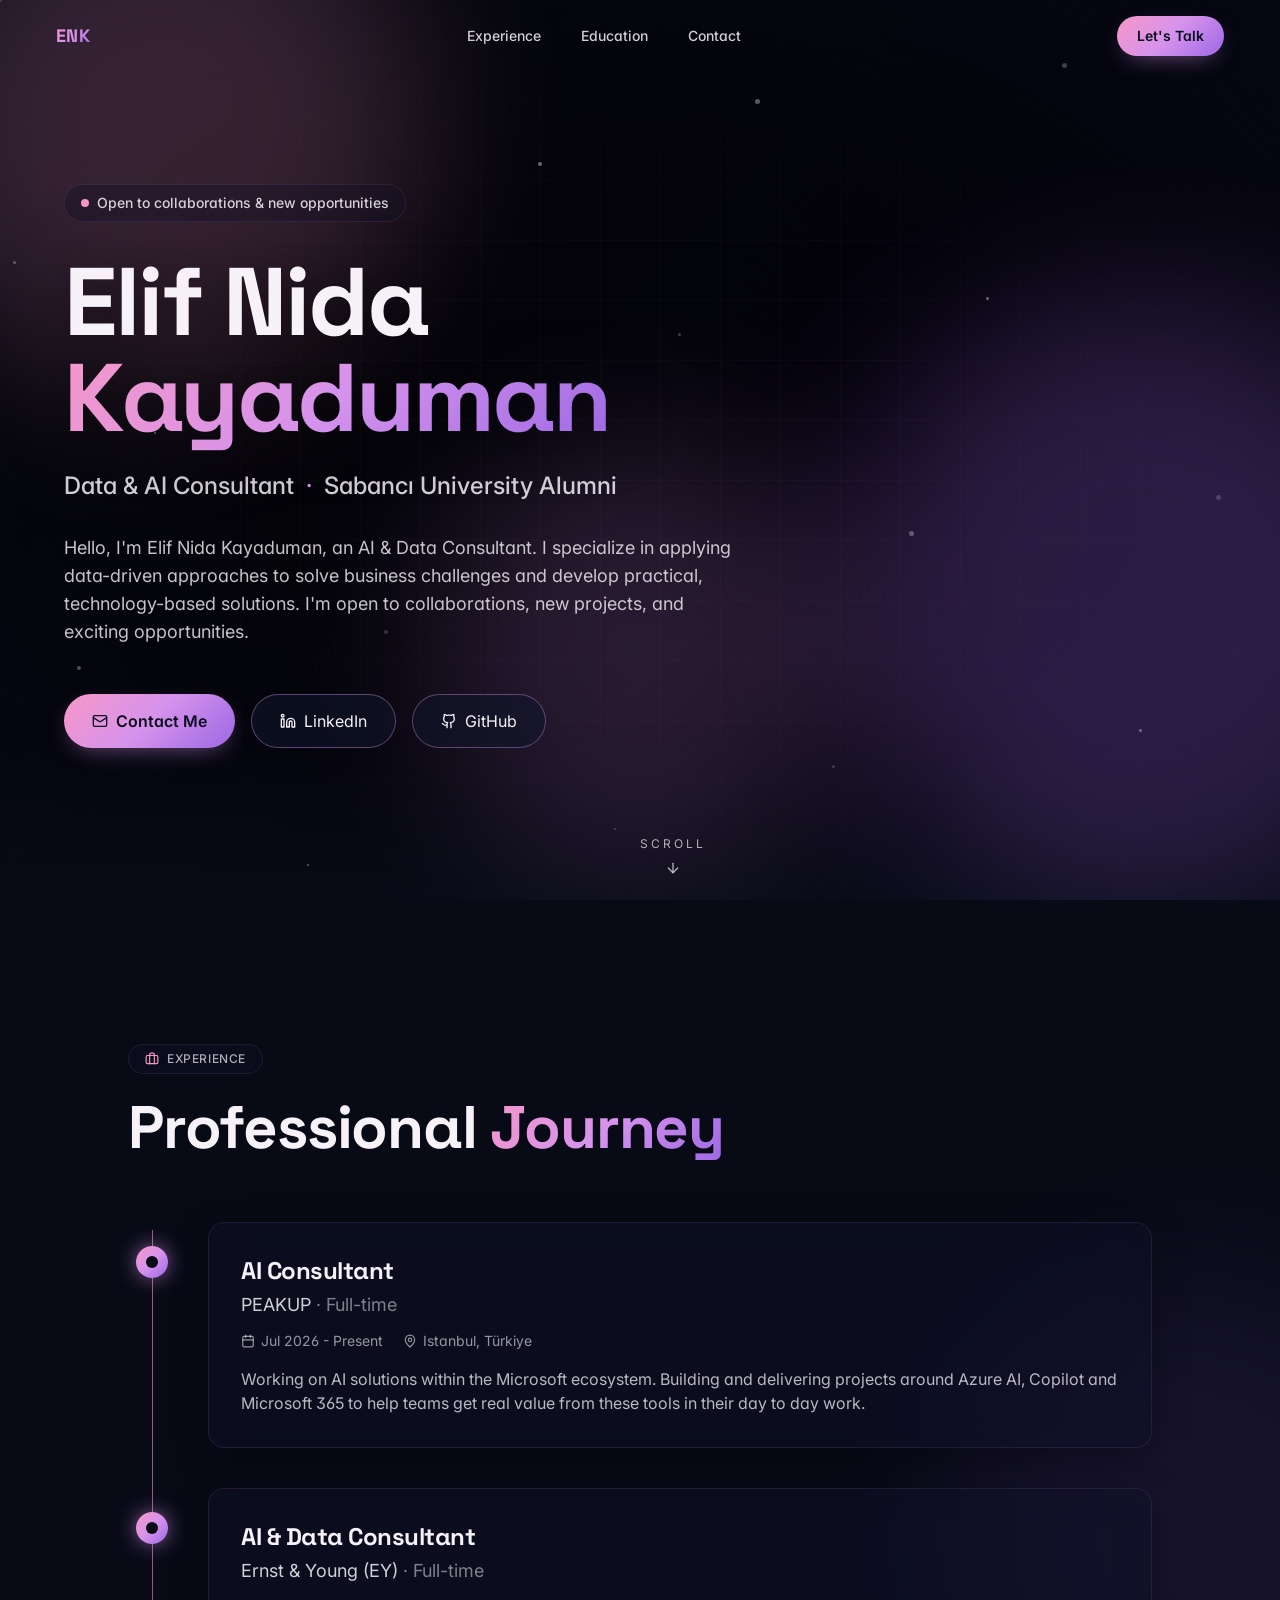
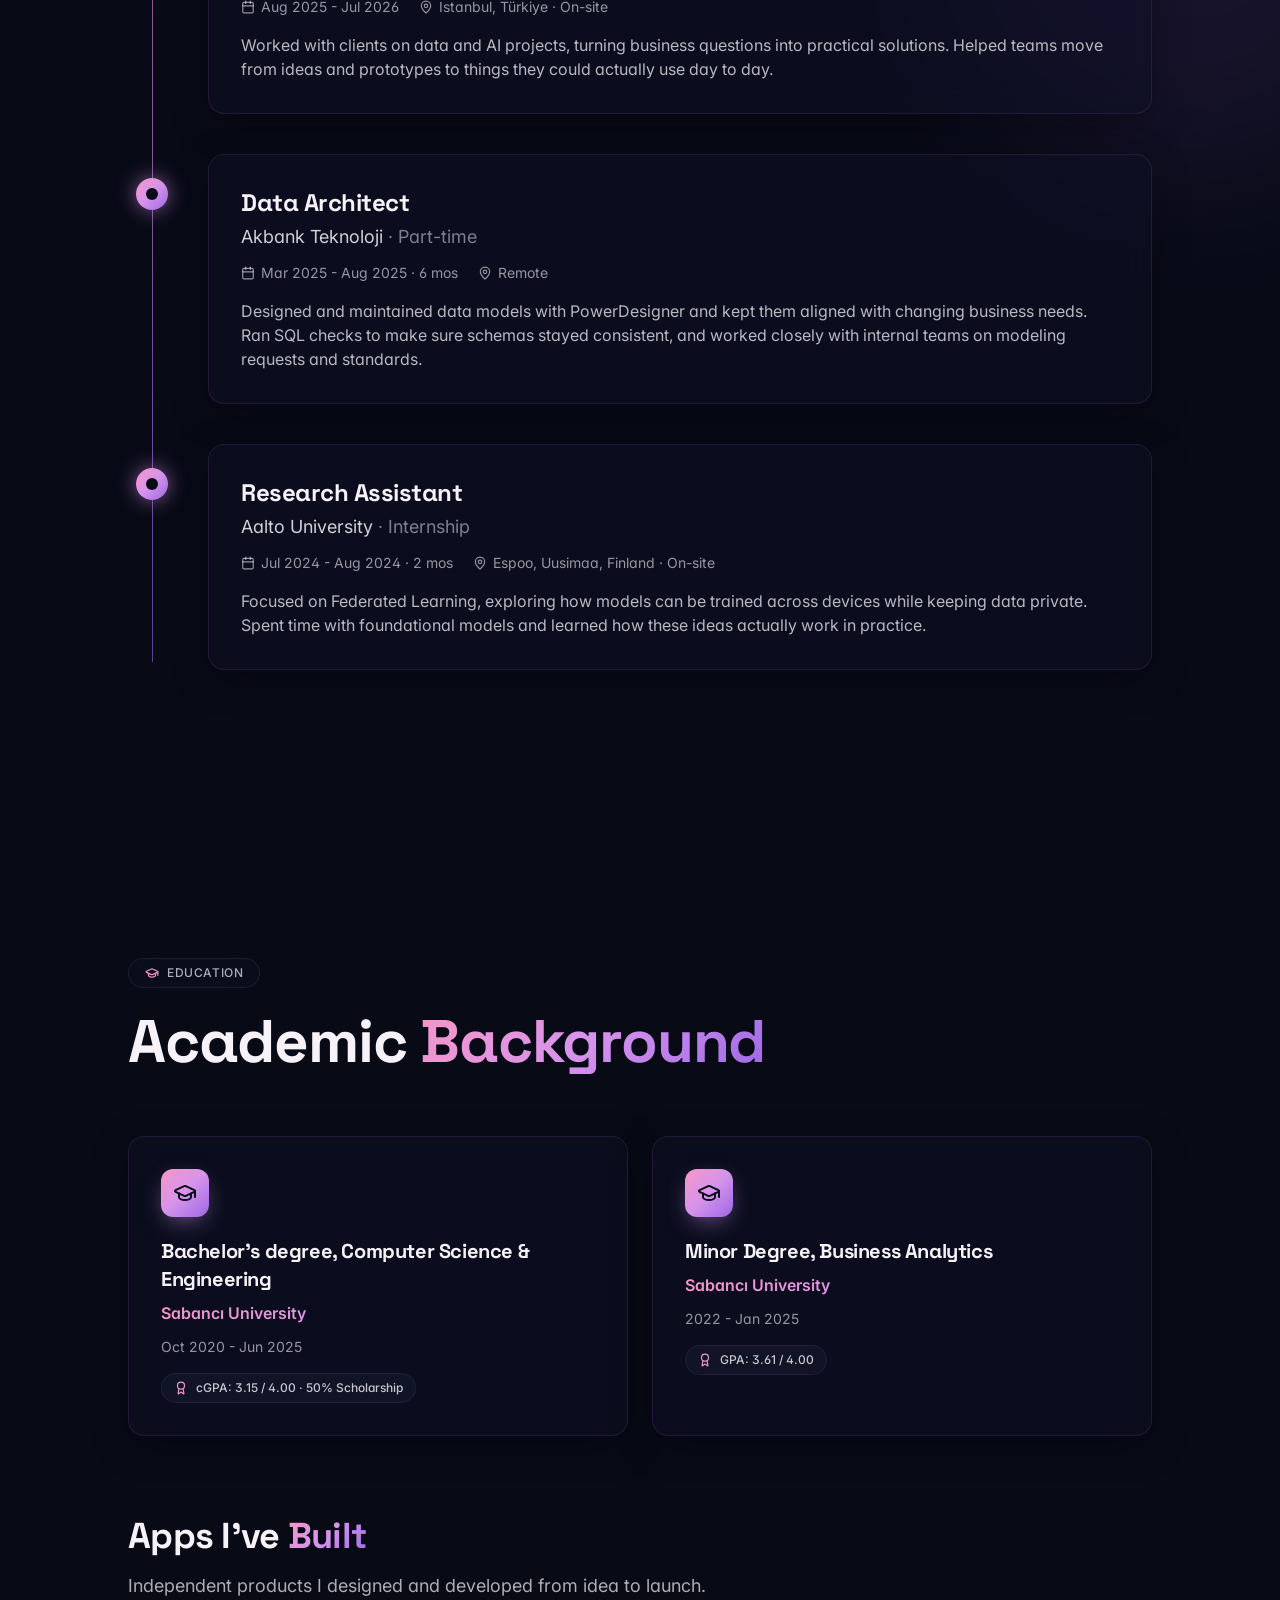
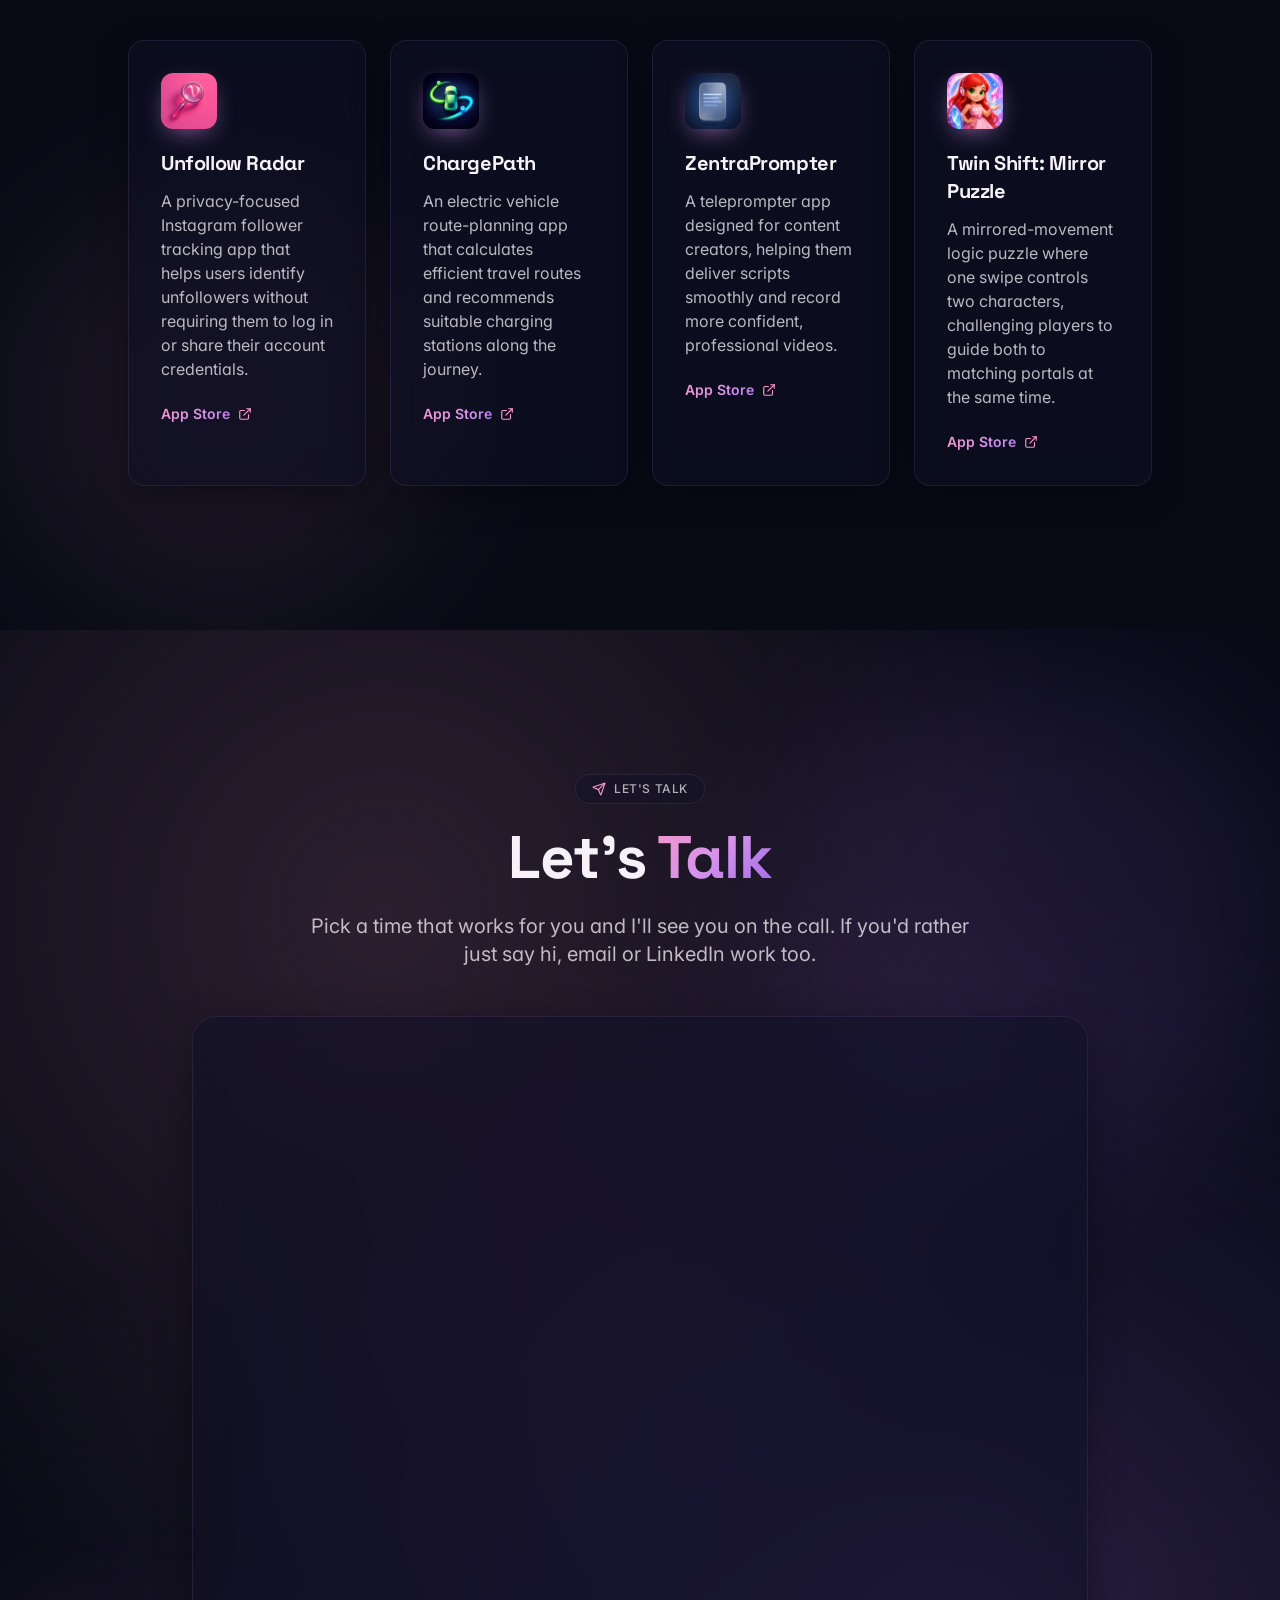
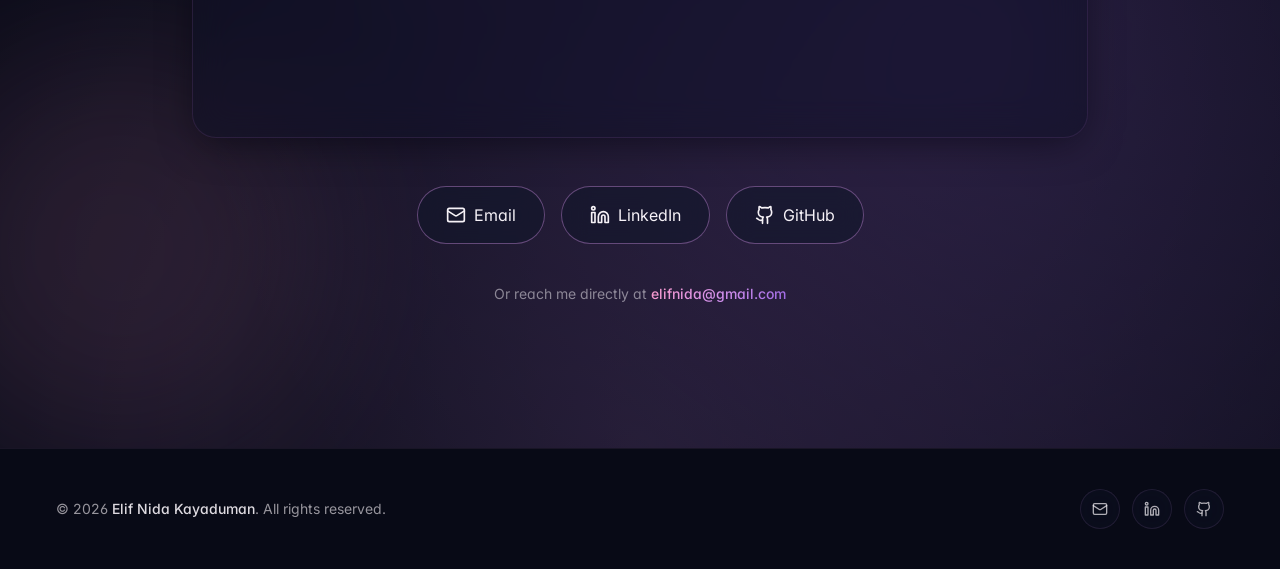
<file: index.html>
<!doctype html>
<html lang="en">
  <head>
    <meta charset="UTF-8" />
    <meta name="viewport" content="width=device-width, initial-scale=1.0" />
    <title>Elif Nida Kayaduman — Data & AI Consultant</title>
    <meta name="description" content="Personal portfolio of Elif Nida Kayaduman — Data & AI Consultant. Open to collaborations, new projects, and exciting opportunities." />
    <meta name="author" content="Elif Nida Kayaduman" />
    <link rel="preconnect" href="https://fonts.googleapis.com">
    <link rel="preconnect" href="https://fonts.gstatic.com" crossorigin>
    <link href="https://fonts.googleapis.com/css2?family=Space+Grotesk:wght@400;500;600;700&family=Inter:wght@300;400;500;600;700&display=swap" rel="stylesheet">

    <meta property="og:type" content="website" />
    <meta property="og:title" content="Elif Nida Kayaduman — Data & AI Consultant" />
    <meta property="og:description" content="Personal portfolio of Elif Nida Kayaduman — Data & AI Consultant. Sabancı University alumni." />
    <meta name="twitter:card" content="summary_large_image" />
    <meta name="twitter:title" content="Elif Nida Kayaduman — Data & AI Consultant" />
    <meta name="twitter:description" content="Personal portfolio of Elif Nida Kayaduman — Data & AI Consultant. Sabancı University alumni." />
    <script type="module" crossorigin src="/assets/index-2a3gdcEa.js"></script>
    <link rel="stylesheet" crossorigin href="/assets/index-CqtDcAgT.css">
  </head>

  <body>
    <div id="root"></div>
  </body>
</html>
</file>
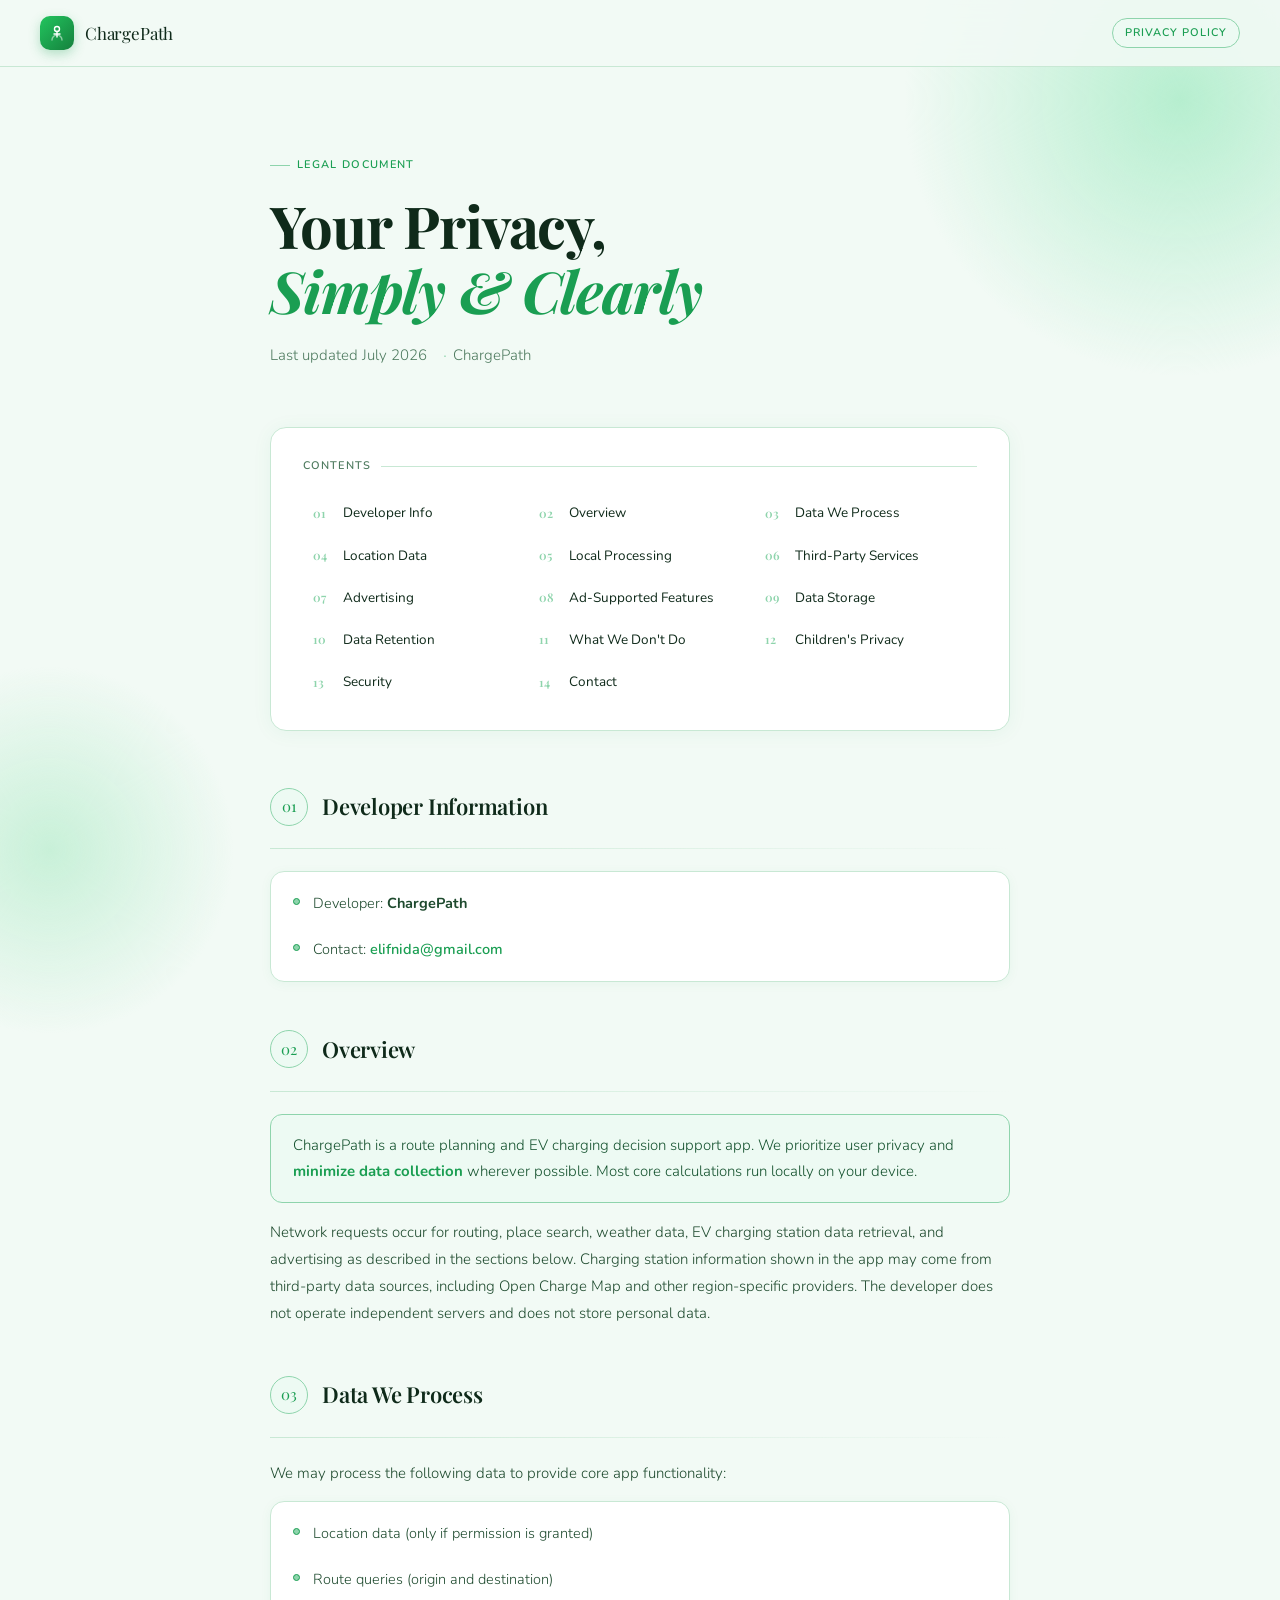
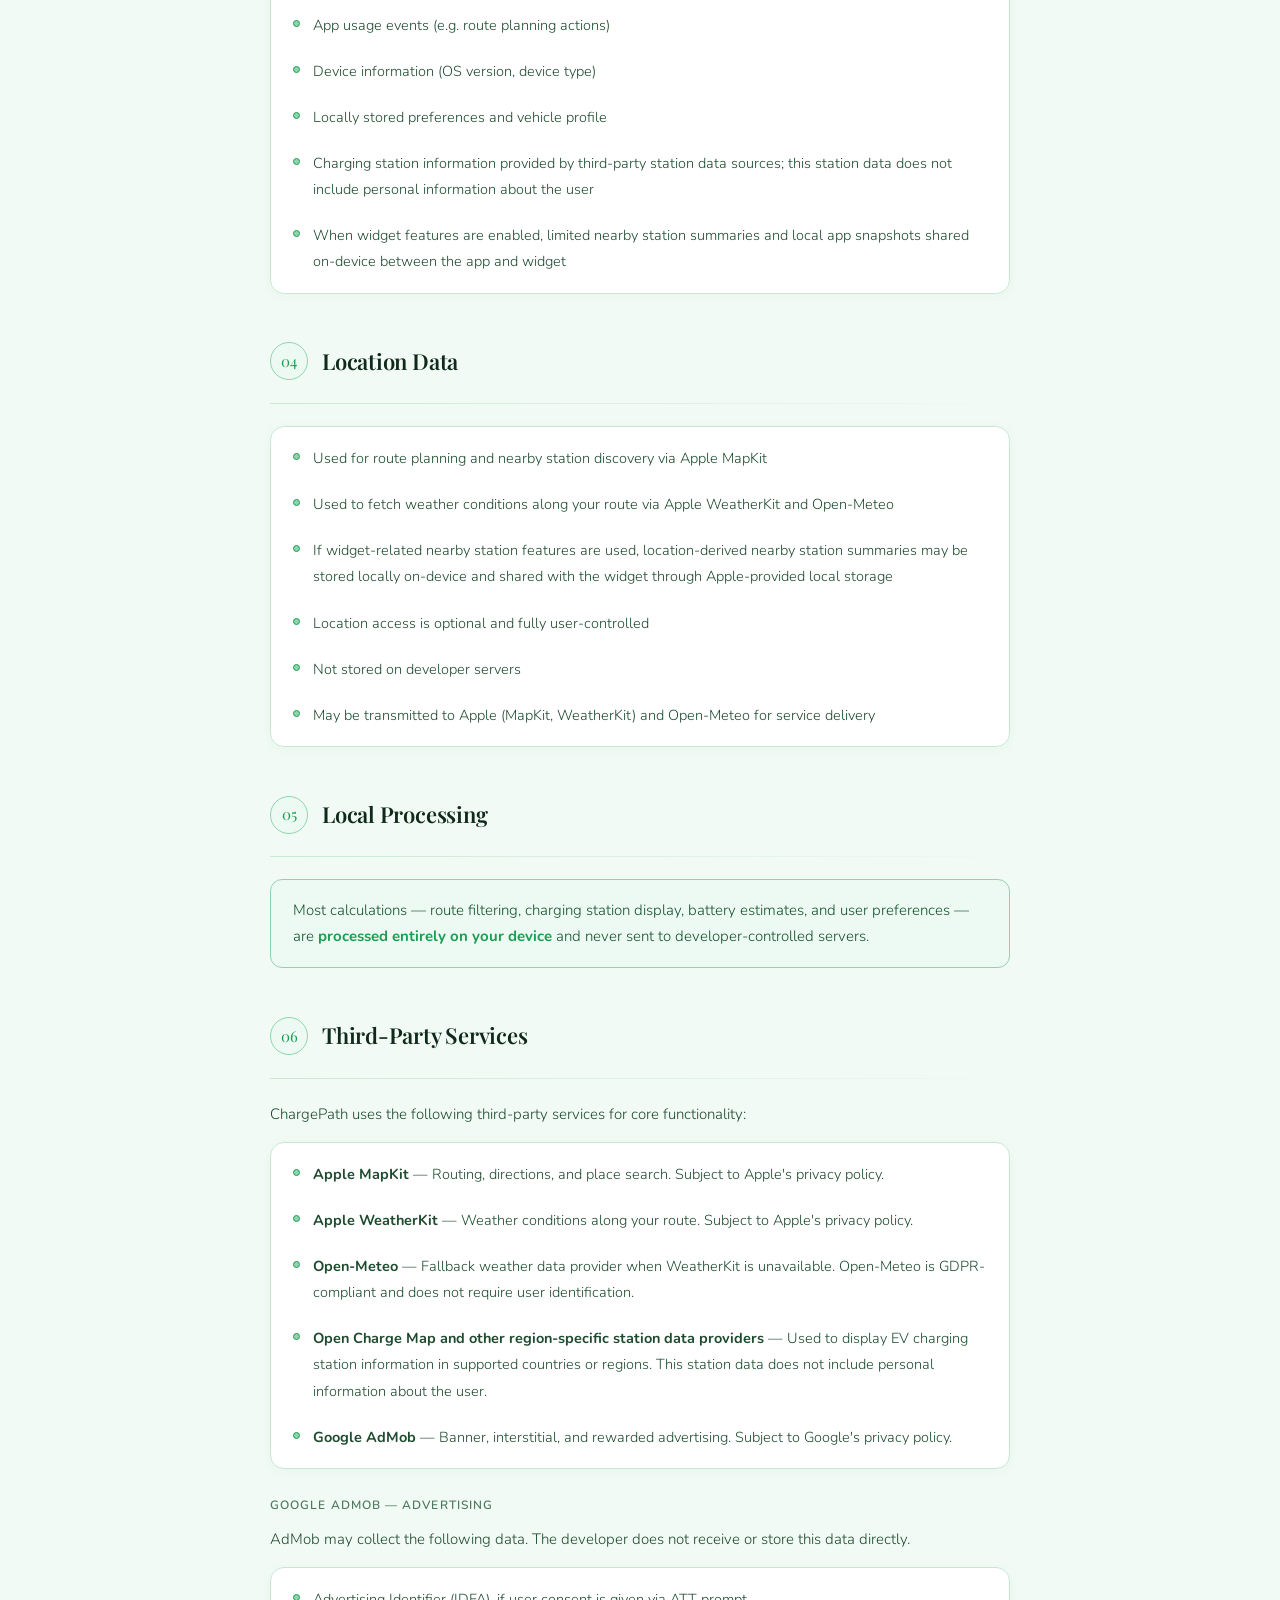
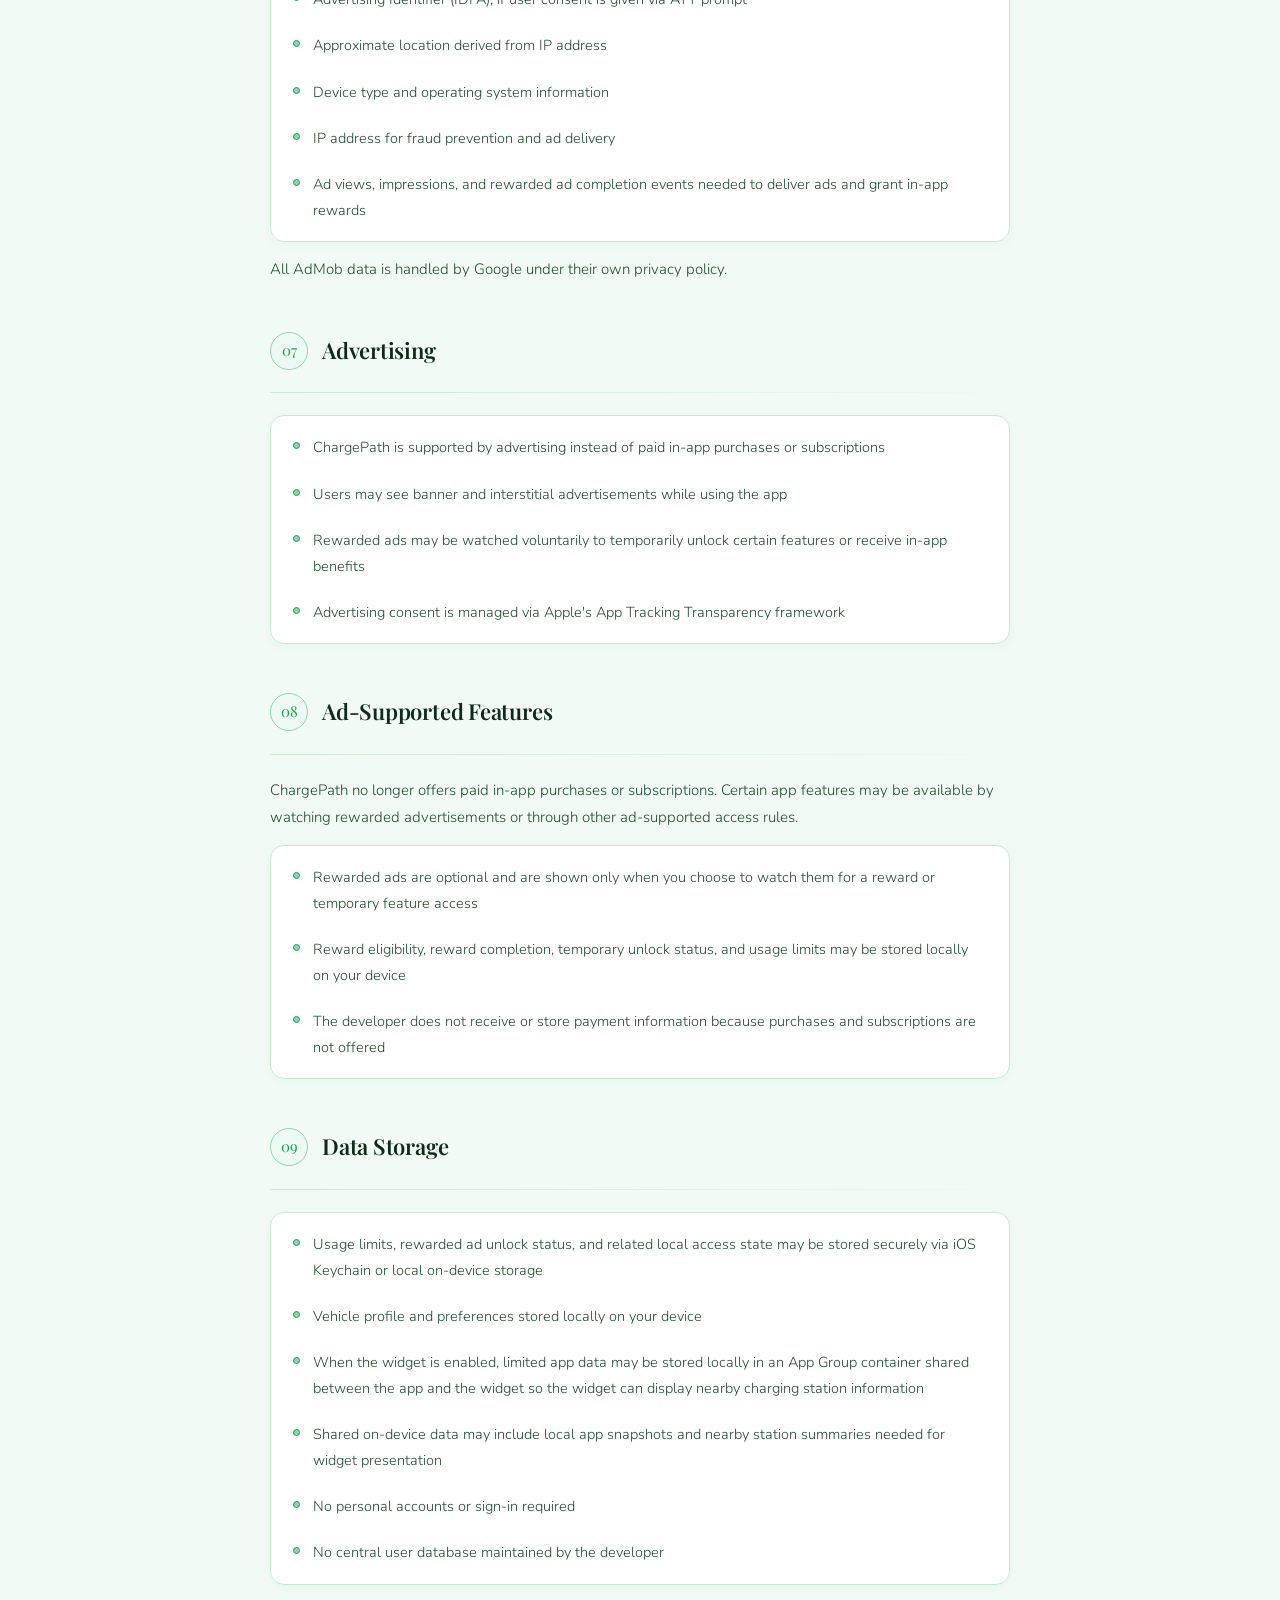
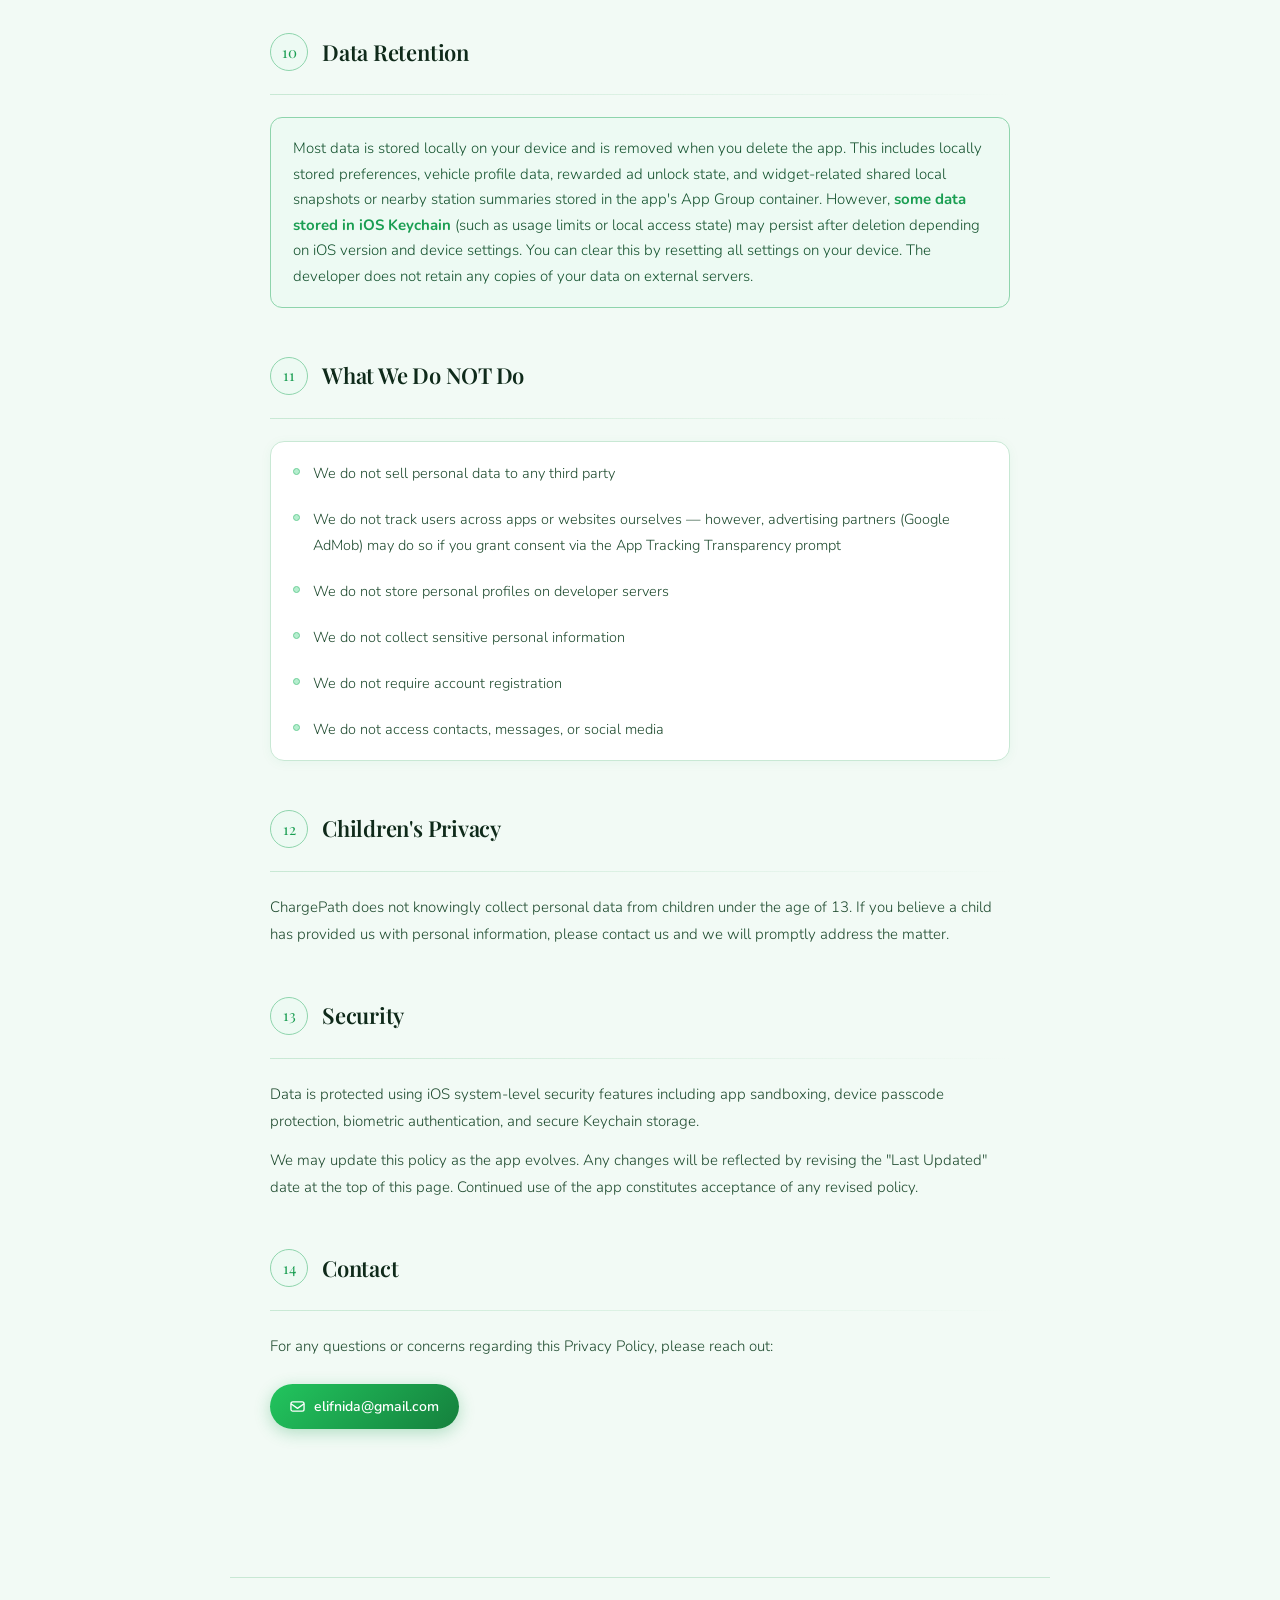
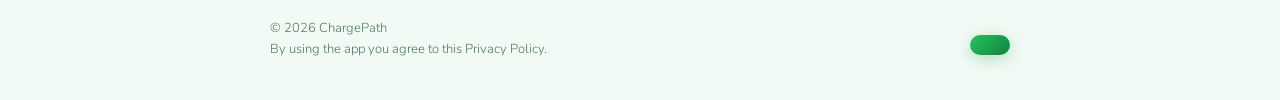
<file: echarger-privacy.html>
<!DOCTYPE html>
<html lang="en">
<head>
<meta charset="UTF-8">
<title>Privacy Policy – ChargePath</title>
<meta name="viewport" content="width=device-width, initial-scale=1.0">
<link rel="preconnect" href="https://fonts.googleapis.com">
<link rel="preconnect" href="https://fonts.gstatic.com" crossorigin>
<link href="https://fonts.googleapis.com/css2?family=Playfair+Display:ital,wght@0,400;0,600;1,400&family=Nunito:wght@300;400;500;600&display=swap" rel="stylesheet">
<style>
  *, *::before, *::after { box-sizing: border-box; margin: 0; padding: 0; }

  :root {
    --bg:           #f2faf5;
    --bg2:          #e4f5eb;
    --ink:          #0f2a1a;
    --muted:        #4d7a5e;
    --accent:       #1a9e52;
    --accent-soft:  #8ed4ac;
    --accent-light: #edfaf3;
    --border:       #c8e8d4;
    --card:         #ffffff;
  }

  html { scroll-behavior: smooth; }

  body {
    background: var(--bg);
    color: var(--ink);
    font-family: 'Nunito', sans-serif;
    font-weight: 300;
    font-size: 16px;
    line-height: 1.8;
    min-height: 100vh;
  }

  body::before {
    content: '';
    position: fixed;
    top: -200px;
    right: -200px;
    width: 600px;
    height: 600px;
    background: radial-gradient(circle, #b6eecf 0%, transparent 65%);
    pointer-events: none;
    z-index: 0;
  }

  body::after {
    content: '';
    position: fixed;
    bottom: -150px;
    left: -150px;
    width: 400px;
    height: 400px;
    background: radial-gradient(circle, #c8f0d8 0%, transparent 65%);
    pointer-events: none;
    z-index: 0;
  }

  /* HEADER */
  header {
    position: sticky;
    top: 0;
    z-index: 100;
    background: rgba(242,250,245,0.88);
    backdrop-filter: blur(16px);
    -webkit-backdrop-filter: blur(16px);
    border-bottom: 1px solid var(--border);
    padding: 16px 40px;
    display: flex;
    align-items: center;
    justify-content: space-between;
    gap: 16px;
  }

  .logo {
    display: flex;
    align-items: center;
    gap: 11px;
    text-decoration: none;
  }

  .logo-icon {
    width: 34px;
    height: 34px;
    background: linear-gradient(135deg, #22c55e, #15803d);
    border-radius: 10px;
    display: grid;
    place-items: center;
    box-shadow: 0 4px 12px rgba(26,158,82,0.30);
  }

  .logo-name {
    font-family: 'Playfair Display', serif;
    font-size: 17px;
    color: var(--ink);
    letter-spacing: -0.01em;
  }

  .badge {
    font-size: 11px;
    font-weight: 600;
    letter-spacing: 0.09em;
    text-transform: uppercase;
    color: var(--accent);
    background: var(--accent-light);
    border: 1px solid var(--accent-soft);
    padding: 4px 12px;
    border-radius: 20px;
  }

  /* HERO */
  .hero {
    position: relative;
    z-index: 1;
    padding: 80px 40px 56px;
    max-width: 820px;
    margin: 0 auto;
    animation: fadeUp 0.6s ease both;
  }

  .hero-label {
    display: inline-flex;
    align-items: center;
    gap: 7px;
    font-size: 11px;
    font-weight: 600;
    letter-spacing: 0.12em;
    text-transform: uppercase;
    color: var(--accent);
    margin-bottom: 18px;
  }

  .hero-label::before {
    content: '';
    display: inline-block;
    width: 20px;
    height: 1.5px;
    background: var(--accent-soft);
  }

  .hero h1 {
    font-family: 'Playfair Display', serif;
    font-size: clamp(36px, 6vw, 58px);
    line-height: 1.12;
    letter-spacing: -0.02em;
    color: var(--ink);
  }

  .hero h1 em {
    font-style: italic;
    color: var(--accent);
  }

  .hero-sub {
    margin-top: 16px;
    font-size: 15px;
    color: var(--muted);
    display: flex;
    align-items: center;
    gap: 16px;
    flex-wrap: wrap;
  }

  .hero-sub span {
    display: flex;
    align-items: center;
    gap: 6px;
  }

  .hero-sub span::before {
    content: '·';
    color: var(--accent-soft);
    font-size: 18px;
  }

  .hero-sub span:first-child::before { display: none; }

  /* CONTAINER */
  .container {
    position: relative;
    z-index: 1;
    max-width: 820px;
    margin: 0 auto;
    padding: 0 40px 100px;
  }

  /* TOC */
  .toc {
    background: var(--card);
    border: 1px solid var(--border);
    border-radius: 16px;
    padding: 28px 32px;
    margin-bottom: 56px;
    animation: fadeUp 0.6s 0.1s ease both;
    box-shadow: 0 2px 20px rgba(26,158,82,0.06);
  }

  .toc-title {
    font-size: 11px;
    font-weight: 600;
    letter-spacing: 0.1em;
    text-transform: uppercase;
    color: var(--muted);
    margin-bottom: 18px;
    display: flex;
    align-items: center;
    gap: 10px;
  }

  .toc-title::after {
    content: '';
    flex: 1;
    height: 1px;
    background: var(--border);
  }

  .toc-grid {
    display: grid;
    grid-template-columns: repeat(auto-fill, minmax(195px, 1fr));
    gap: 4px;
  }

  .toc a {
    color: var(--ink);
    text-decoration: none;
    font-size: 13.5px;
    font-weight: 400;
    padding: 7px 10px;
    border-radius: 8px;
    display: flex;
    align-items: center;
    gap: 10px;
    transition: background 0.18s, color 0.18s;
  }

  .toc a:hover {
    background: var(--accent-light);
    color: var(--accent);
  }

  .toc-num {
    font-family: 'Playfair Display', serif;
    font-size: 12px;
    color: var(--accent-soft);
    min-width: 20px;
    font-weight: 600;
  }

  /* SECTION */
  .section {
    margin-bottom: 48px;
    animation: fadeUp 0.5s ease both;
  }

  .section-header {
    display: flex;
    align-items: center;
    gap: 14px;
    margin-bottom: 22px;
  }

  .section-num-wrap {
    width: 38px;
    height: 38px;
    border-radius: 50%;
    background: var(--accent-light);
    border: 1.5px solid var(--accent-soft);
    display: grid;
    place-items: center;
    flex-shrink: 0;
  }

  .section-num {
    font-family: 'Playfair Display', serif;
    font-size: 15px;
    color: var(--accent);
    line-height: 1;
  }

  .section h2 {
    font-family: 'Playfair Display', serif;
    font-size: 22px;
    font-weight: 600;
    letter-spacing: -0.01em;
    color: var(--ink);
  }

  .divider {
    height: 1px;
    background: linear-gradient(to right, var(--border), transparent);
    margin-bottom: 22px;
  }

  .section h3 {
    font-family: 'Nunito', sans-serif;
    font-size: 12px;
    font-weight: 600;
    letter-spacing: 0.09em;
    text-transform: uppercase;
    color: var(--muted);
    margin: 26px 0 10px;
  }

  .section p {
    color: #1e4a2e;
    font-size: 15px;
    margin-bottom: 12px;
  }

  /* CARD */
  .card {
    background: var(--card);
    border: 1px solid var(--border);
    border-radius: 14px;
    padding: 8px 0;
    margin: 14px 0;
    box-shadow: 0 2px 12px rgba(26,158,82,0.05);
  }

  .card-row {
    display: flex;
    align-items: flex-start;
    gap: 13px;
    padding: 10px 22px;
    font-size: 14.5px;
    color: #1e4a2e;
    transition: background 0.15s;
  }

  .card-row:hover { background: #f2faf5; }

  .dot {
    width: 7px;
    height: 7px;
    border-radius: 50%;
    background: var(--accent-soft);
    flex-shrink: 0;
    margin-top: 8px;
    border: 1.5px solid var(--accent);
  }

  /* HIGHLIGHT */
  .highlight {
    background: var(--accent-light);
    border: 1px solid var(--accent-soft);
    border-radius: 12px;
    padding: 18px 22px;
    margin: 16px 0;
    font-size: 15px;
    color: #14522e;
    line-height: 1.7;
  }

  .highlight strong { color: var(--accent); }

  /* NO LIST */
  .no-list .card-row .dot {
    background: #b6eecf;
    border-color: #6dcf98;
  }

  /* LINKS */
  a.ext {
    color: var(--accent);
    text-decoration: none;
    font-weight: 600;
  }
  a.ext:hover { text-decoration: underline; }

  /* CONTACT CHIP */
  .contact-chip {
    display: inline-flex;
    align-items: center;
    gap: 9px;
    padding: 10px 20px;
    background: linear-gradient(135deg, #22c55e, #15803d);
    border-radius: 40px;
    font-size: 14px;
    font-weight: 600;
    color: #fff;
    text-decoration: none;
    box-shadow: 0 4px 16px rgba(26,158,82,0.30);
    transition: transform 0.2s, box-shadow 0.2s;
    margin-top: 12px;
  }

  .contact-chip:hover {
    transform: translateY(-2px);
    box-shadow: 0 8px 24px rgba(26,158,82,0.35);
  }

  /* FOOTER */
  footer {
    position: relative;
    z-index: 1;
    border-top: 1px solid var(--border);
    padding: 40px;
    max-width: 820px;
    margin: 0 auto;
    display: flex;
    align-items: center;
    justify-content: space-between;
    gap: 16px;
    flex-wrap: wrap;
  }

  .footer-copy {
    font-size: 13px;
    color: var(--muted);
    line-height: 1.6;
  }

  /* ANIMATIONS */
  @keyframes fadeUp {
    from { opacity: 0; transform: translateY(18px); }
    to   { opacity: 1; transform: translateY(0); }
  }

  .section:nth-child(1)  { animation-delay: 0.04s; }
  .section:nth-child(2)  { animation-delay: 0.08s; }
  .section:nth-child(3)  { animation-delay: 0.12s; }
  .section:nth-child(4)  { animation-delay: 0.16s; }
  .section:nth-child(5)  { animation-delay: 0.20s; }
  .section:nth-child(6)  { animation-delay: 0.24s; }
  .section:nth-child(7)  { animation-delay: 0.28s; }
  .section:nth-child(8)  { animation-delay: 0.32s; }
  .section:nth-child(9)  { animation-delay: 0.36s; }
  .section:nth-child(10) { animation-delay: 0.40s; }
  .section:nth-child(11) { animation-delay: 0.44s; }
  .section:nth-child(12) { animation-delay: 0.48s; }
  .section:nth-child(13) { animation-delay: 0.52s; }
  .section:nth-child(14) { animation-delay: 0.56s; }

  /* RESPONSIVE */
  @media (max-width: 600px) {
    header { padding: 14px 20px; }
    .hero, .container, footer { padding-left: 20px; padding-right: 20px; }
    .hero { padding-top: 44px; }
    .toc { padding: 22px 20px; }
    .toc-grid { grid-template-columns: 1fr; }
  }
</style>
</head>
<body>

<!-- HEADER -->
<header>
  <a class="logo" href="#">
    <div class="logo-icon">
      <svg width="18" height="18" viewBox="0 0 18 18" fill="none">
        <circle cx="9" cy="5" r="2.5" stroke="white" stroke-width="1.4"/>
        <path d="M9 7.5V13M6 10h6" stroke="white" stroke-width="1.4" stroke-linecap="round"/>
        <path d="M4 16c0-2.76 2.24-5 5-5s5 2.24 5 5" stroke="white" stroke-width="1.4" stroke-linecap="round" opacity="0.5"/>
      </svg>
    </div>
    <span class="logo-name">ChargePath</span>
  </a>
  <span class="badge">Privacy Policy</span>
</header>

<!-- HERO -->
<div class="hero">
  <div class="hero-label">Legal Document</div>
  <h1>Your Privacy,<br><em>Simply &amp; Clearly</em></h1>
  <div class="hero-sub">
    <span>Last updated July 2026</span>
    <span>ChargePath</span>
  </div>
</div>

<!-- CONTENT -->
<div class="container">

  <!-- TOC -->
  <nav class="toc" aria-label="Table of contents">
    <div class="toc-title">Contents</div>
    <div class="toc-grid">
      <a href="#s1"><span class="toc-num">01</span>Developer Info</a>
      <a href="#s2"><span class="toc-num">02</span>Overview</a>
      <a href="#s3"><span class="toc-num">03</span>Data We Process</a>
      <a href="#s4"><span class="toc-num">04</span>Location Data</a>
      <a href="#s5"><span class="toc-num">05</span>Local Processing</a>
      <a href="#s6"><span class="toc-num">06</span>Third-Party Services</a>
      <a href="#s7"><span class="toc-num">07</span>Advertising</a>
      <a href="#s8"><span class="toc-num">08</span>Ad-Supported Features</a>
      <a href="#s9"><span class="toc-num">09</span>Data Storage</a>
      <a href="#s10"><span class="toc-num">10</span>Data Retention</a>
      <a href="#s11"><span class="toc-num">11</span>What We Don't Do</a>
      <a href="#s12"><span class="toc-num">12</span>Children's Privacy</a>
      <a href="#s13"><span class="toc-num">13</span>Security</a>
      <a href="#s14"><span class="toc-num">14</span>Contact</a>
    </div>
  </nav>

  <!-- S1 -->
  <section class="section" id="s1">
    <div class="section-header">
      <div class="section-num-wrap"><span class="section-num">01</span></div>
      <h2>Developer Information</h2>
    </div>
    <div class="divider"></div>
    <div class="card">
      <div class="card-row"><span class="dot"></span><div>Developer: <strong>ChargePath</strong></div></div>
      <div class="card-row"><span class="dot"></span><div>Contact: <a class="ext" href="mailto:elifnida@gmail.com">elifnida@gmail.com</a></div></div>
    </div>
  </section>

  <!-- S2 -->
  <section class="section" id="s2">
    <div class="section-header">
      <div class="section-num-wrap"><span class="section-num">02</span></div>
      <h2>Overview</h2>
    </div>
    <div class="divider"></div>
    <div class="highlight">
      ChargePath is a route planning and EV charging decision support app. We prioritize user privacy and <strong>minimize data collection</strong> wherever possible. Most core calculations run locally on your device.
    </div>
    <p>Network requests occur for routing, place search, weather data, EV charging station data retrieval, and advertising as described in the sections below. Charging station information shown in the app may come from third-party data sources, including Open Charge Map and other region-specific providers. The developer does not operate independent servers and does not store personal data.</p>
  </section>

  <!-- S3 -->
  <section class="section" id="s3">
    <div class="section-header">
      <div class="section-num-wrap"><span class="section-num">03</span></div>
      <h2>Data We Process</h2>
    </div>
    <div class="divider"></div>
    <p>We may process the following data to provide core app functionality:</p>
    <div class="card">
      <div class="card-row"><span class="dot"></span>Location data (only if permission is granted)</div>
      <div class="card-row"><span class="dot"></span>Route queries (origin and destination)</div>
      <div class="card-row"><span class="dot"></span>App usage events (e.g. route planning actions)</div>
      <div class="card-row"><span class="dot"></span>Device information (OS version, device type)</div>
      <div class="card-row"><span class="dot"></span>Locally stored preferences and vehicle profile</div>
      <div class="card-row"><span class="dot"></span>Charging station information provided by third-party station data sources; this station data does not include personal information about the user</div>
      <div class="card-row"><span class="dot"></span>When widget features are enabled, limited nearby station summaries and local app snapshots shared on-device between the app and widget</div>
    </div>
  </section>

  <!-- S4 -->
  <section class="section" id="s4">
    <div class="section-header">
      <div class="section-num-wrap"><span class="section-num">04</span></div>
      <h2>Location Data</h2>
    </div>
    <div class="divider"></div>
    <div class="card">
      <div class="card-row"><span class="dot"></span>Used for route planning and nearby station discovery via Apple MapKit</div>
      <div class="card-row"><span class="dot"></span>Used to fetch weather conditions along your route via Apple WeatherKit and Open-Meteo</div>
      <div class="card-row"><span class="dot"></span>If widget-related nearby station features are used, location-derived nearby station summaries may be stored locally on-device and shared with the widget through Apple-provided local storage</div>
      <div class="card-row"><span class="dot"></span>Location access is optional and fully user-controlled</div>
      <div class="card-row"><span class="dot"></span>Not stored on developer servers</div>
      <div class="card-row"><span class="dot"></span>May be transmitted to Apple (MapKit, WeatherKit) and Open-Meteo for service delivery</div>
    </div>
  </section>

  <!-- S5 -->
  <section class="section" id="s5">
    <div class="section-header">
      <div class="section-num-wrap"><span class="section-num">05</span></div>
      <h2>Local Processing</h2>
    </div>
    <div class="divider"></div>
    <div class="highlight">
      Most calculations — route filtering, charging station display, battery estimates, and user preferences — are <strong>processed entirely on your device</strong> and never sent to developer-controlled servers.
    </div>
  </section>

  <!-- S6 -->
  <section class="section" id="s6">
    <div class="section-header">
      <div class="section-num-wrap"><span class="section-num">06</span></div>
      <h2>Third-Party Services</h2>
    </div>
    <div class="divider"></div>
    <p>ChargePath uses the following third-party services for core functionality:</p>
    <div class="card">
      <div class="card-row"><span class="dot"></span><div><strong>Apple MapKit</strong> — Routing, directions, and place search. Subject to Apple's privacy policy.</div></div>
      <div class="card-row"><span class="dot"></span><div><strong>Apple WeatherKit</strong> — Weather conditions along your route. Subject to Apple's privacy policy.</div></div>
      <div class="card-row"><span class="dot"></span><div><strong>Open-Meteo</strong> — Fallback weather data provider when WeatherKit is unavailable. Open-Meteo is GDPR-compliant and does not require user identification.</div></div>
      <div class="card-row"><span class="dot"></span><div><strong>Open Charge Map and other region-specific station data providers</strong> — Used to display EV charging station information in supported countries or regions. This station data does not include personal information about the user.</div></div>
      <div class="card-row"><span class="dot"></span><div><strong>Google AdMob</strong> — Banner, interstitial, and rewarded advertising. Subject to Google's privacy policy.</div></div>
    </div>

    <h3>Google AdMob — Advertising</h3>
    <p>AdMob may collect the following data. The developer does not receive or store this data directly.</p>
    <div class="card">
      <div class="card-row"><span class="dot"></span>Advertising Identifier (IDFA), if user consent is given via ATT prompt</div>
      <div class="card-row"><span class="dot"></span>Approximate location derived from IP address</div>
      <div class="card-row"><span class="dot"></span>Device type and operating system information</div>
      <div class="card-row"><span class="dot"></span>IP address for fraud prevention and ad delivery</div>
      <div class="card-row"><span class="dot"></span>Ad views, impressions, and rewarded ad completion events needed to deliver ads and grant in-app rewards</div>
    </div>
    <p style="margin-top:10px;">All AdMob data is handled by Google under their own privacy policy.</p>
  </section>

  <!-- S7 -->
  <section class="section" id="s7">
    <div class="section-header">
      <div class="section-num-wrap"><span class="section-num">07</span></div>
      <h2>Advertising</h2>
    </div>
    <div class="divider"></div>
    <div class="card">
      <div class="card-row"><span class="dot"></span>ChargePath is supported by advertising instead of paid in-app purchases or subscriptions</div>
      <div class="card-row"><span class="dot"></span>Users may see banner and interstitial advertisements while using the app</div>
      <div class="card-row"><span class="dot"></span>Rewarded ads may be watched voluntarily to temporarily unlock certain features or receive in-app benefits</div>
      <div class="card-row"><span class="dot"></span>Advertising consent is managed via Apple's App Tracking Transparency framework</div>
    </div>
  </section>

  <!-- S8 -->
  <section class="section" id="s8">
    <div class="section-header">
      <div class="section-num-wrap"><span class="section-num">08</span></div>
      <h2>Ad-Supported Features</h2>
    </div>
    <div class="divider"></div>
    <p>ChargePath no longer offers paid in-app purchases or subscriptions. Certain app features may be available by watching rewarded advertisements or through other ad-supported access rules.</p>
    <div class="card">
      <div class="card-row"><span class="dot"></span>Rewarded ads are optional and are shown only when you choose to watch them for a reward or temporary feature access</div>
      <div class="card-row"><span class="dot"></span>Reward eligibility, reward completion, temporary unlock status, and usage limits may be stored locally on your device</div>
      <div class="card-row"><span class="dot"></span>The developer does not receive or store payment information because purchases and subscriptions are not offered</div>
    </div>
  </section>

  <!-- S9 -->
  <section class="section" id="s9">
    <div class="section-header">
      <div class="section-num-wrap"><span class="section-num">09</span></div>
      <h2>Data Storage</h2>
    </div>
    <div class="divider"></div>
    <div class="card">
      <div class="card-row"><span class="dot"></span>Usage limits, rewarded ad unlock status, and related local access state may be stored securely via iOS Keychain or local on-device storage</div>
      <div class="card-row"><span class="dot"></span>Vehicle profile and preferences stored locally on your device</div>
      <div class="card-row"><span class="dot"></span>When the widget is enabled, limited app data may be stored locally in an App Group container shared between the app and the widget so the widget can display nearby charging station information</div>
      <div class="card-row"><span class="dot"></span>Shared on-device data may include local app snapshots and nearby station summaries needed for widget presentation</div>
      <div class="card-row"><span class="dot"></span>No personal accounts or sign-in required</div>
      <div class="card-row"><span class="dot"></span>No central user database maintained by the developer</div>
    </div>
  </section>

  <!-- S10 -->
  <section class="section" id="s10">
    <div class="section-header">
      <div class="section-num-wrap"><span class="section-num">10</span></div>
      <h2>Data Retention</h2>
    </div>
    <div class="divider"></div>
    <div class="highlight">
      Most data is stored locally on your device and is removed when you delete the app. This includes locally stored preferences, vehicle profile data, rewarded ad unlock state, and widget-related shared local snapshots or nearby station summaries stored in the app's App Group container. However, <strong>some data stored in iOS Keychain</strong> (such as usage limits or local access state) may persist after deletion depending on iOS version and device settings. You can clear this by resetting all settings on your device. The developer does not retain any copies of your data on external servers.
    </div>
  </section>

  <!-- S11 -->
  <section class="section" id="s11">
    <div class="section-header">
      <div class="section-num-wrap"><span class="section-num">11</span></div>
      <h2>What We Do NOT Do</h2>
    </div>
    <div class="divider"></div>
    <div class="card no-list">
      <div class="card-row"><span class="dot"></span>We do not sell personal data to any third party</div>
      <div class="card-row"><span class="dot"></span>We do not track users across apps or websites ourselves — however, advertising partners (Google AdMob) may do so if you grant consent via the App Tracking Transparency prompt</div>
      <div class="card-row"><span class="dot"></span>We do not store personal profiles on developer servers</div>
      <div class="card-row"><span class="dot"></span>We do not collect sensitive personal information</div>
      <div class="card-row"><span class="dot"></span>We do not require account registration</div>
      <div class="card-row"><span class="dot"></span>We do not access contacts, messages, or social media</div>
    </div>
  </section>

  <!-- S12 -->
  <section class="section" id="s12">
    <div class="section-header">
      <div class="section-num-wrap"><span class="section-num">12</span></div>
      <h2>Children's Privacy</h2>
    </div>
    <div class="divider"></div>
    <p>ChargePath does not knowingly collect personal data from children under the age of 13. If you believe a child has provided us with personal information, please contact us and we will promptly address the matter.</p>
  </section>

  <!-- S13 -->
  <section class="section" id="s13">
    <div class="section-header">
      <div class="section-num-wrap"><span class="section-num">13</span></div>
      <h2>Security</h2>
    </div>
    <div class="divider"></div>
    <p>Data is protected using iOS system-level security features including app sandboxing, device passcode protection, biometric authentication, and secure Keychain storage.</p>
    <p>We may update this policy as the app evolves. Any changes will be reflected by revising the "Last Updated" date at the top of this page. Continued use of the app constitutes acceptance of any revised policy.</p>
  </section>

  <!-- S14 -->
  <section class="section" id="s14">
    <div class="section-header">
      <div class="section-num-wrap"><span class="section-num">14</span></div>
      <h2>Contact</h2>
    </div>
    <div class="divider"></div>
    <p>For any questions or concerns regarding this Privacy Policy, please reach out:</p>
    <a class="contact-chip" href="mailto:elifnida@gmail.com">
      <svg width="15" height="15" viewBox="0 0 16 16" fill="none">
        <rect x="1" y="3" width="14" height="10" rx="2" stroke="white" stroke-width="1.4"/>
        <path d="M1 5l7 5 7-5" stroke="white" stroke-width="1.4" stroke-linejoin="round"/>
      </svg>
      elifnida@gmail.com
    </a>
  </section>

</div>

<!-- FOOTER -->
<footer>
  <p class="footer-copy">
    © 2026 ChargePath<br>
    By using the app you agree to this Privacy Policy.
  </p>
  <a class="contact-chip" href="mailto:elifnida@gmail.com">
    <svg width="14"
</file>
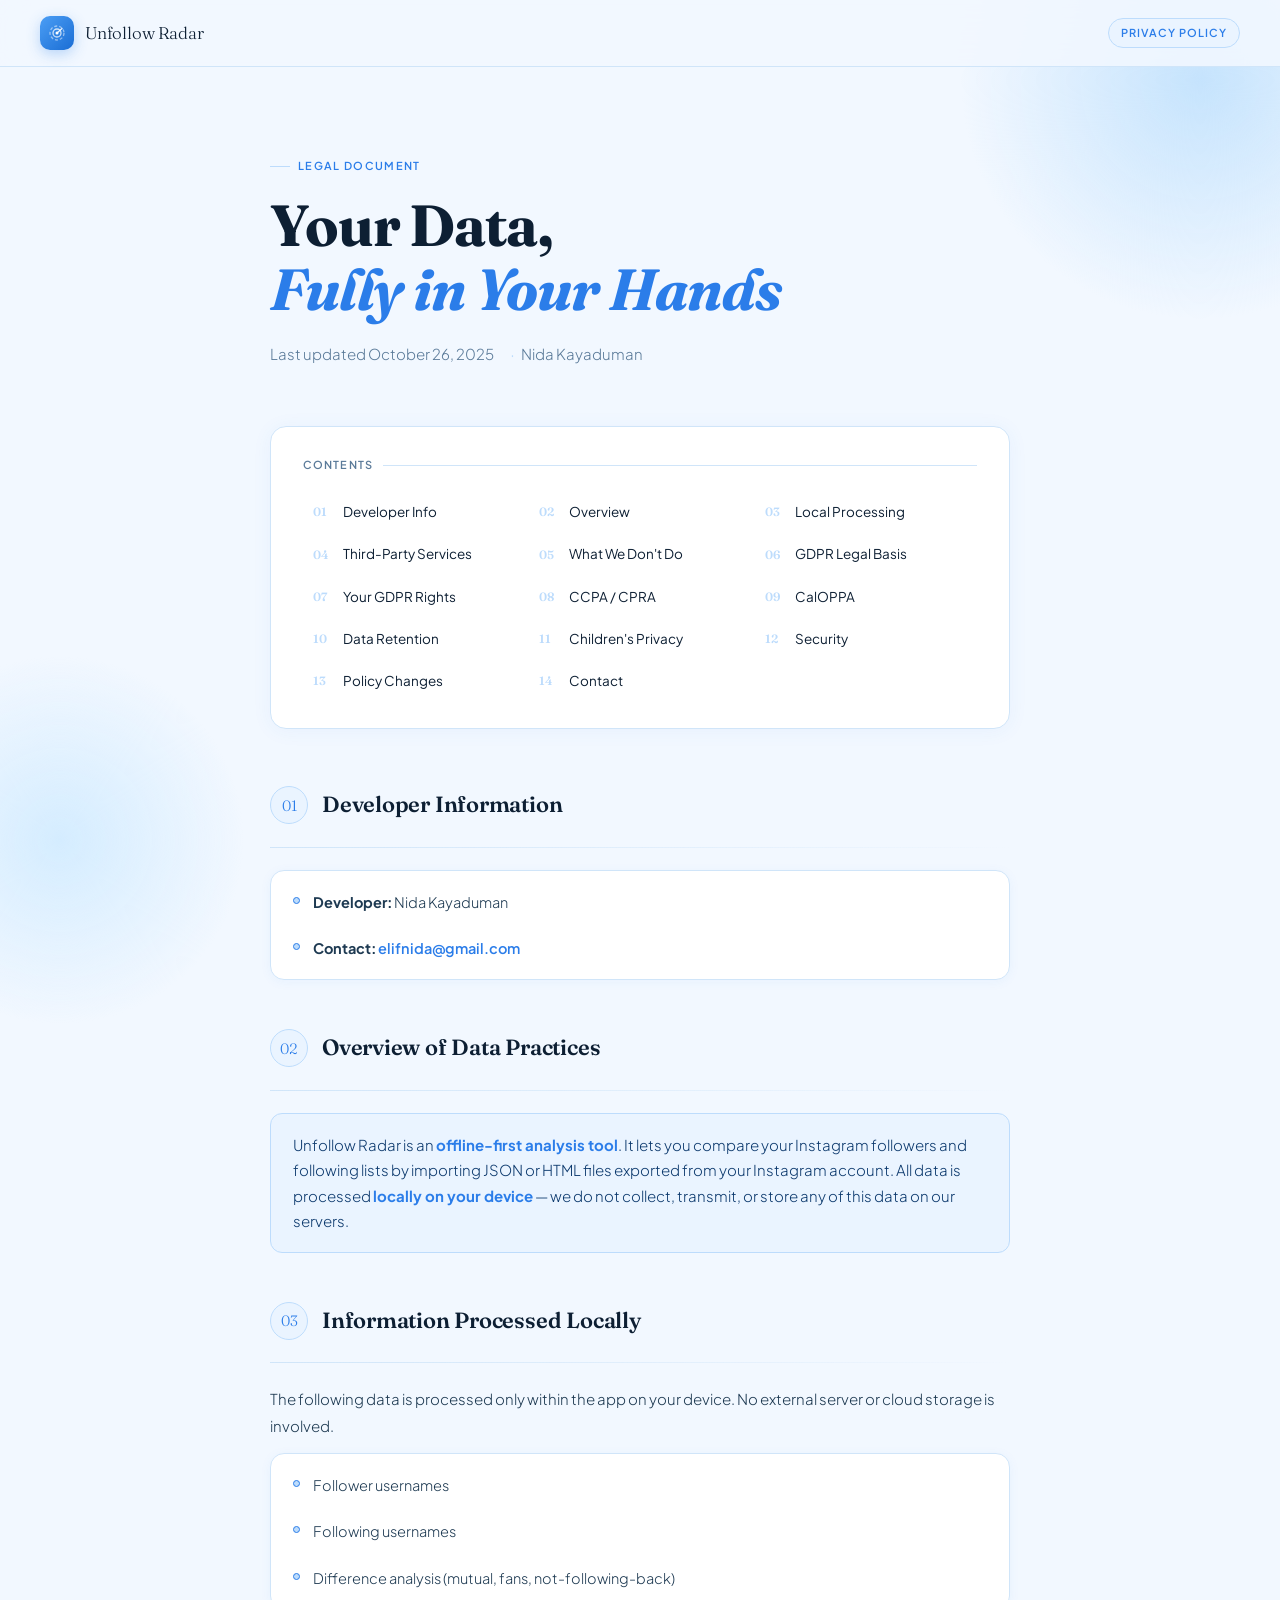
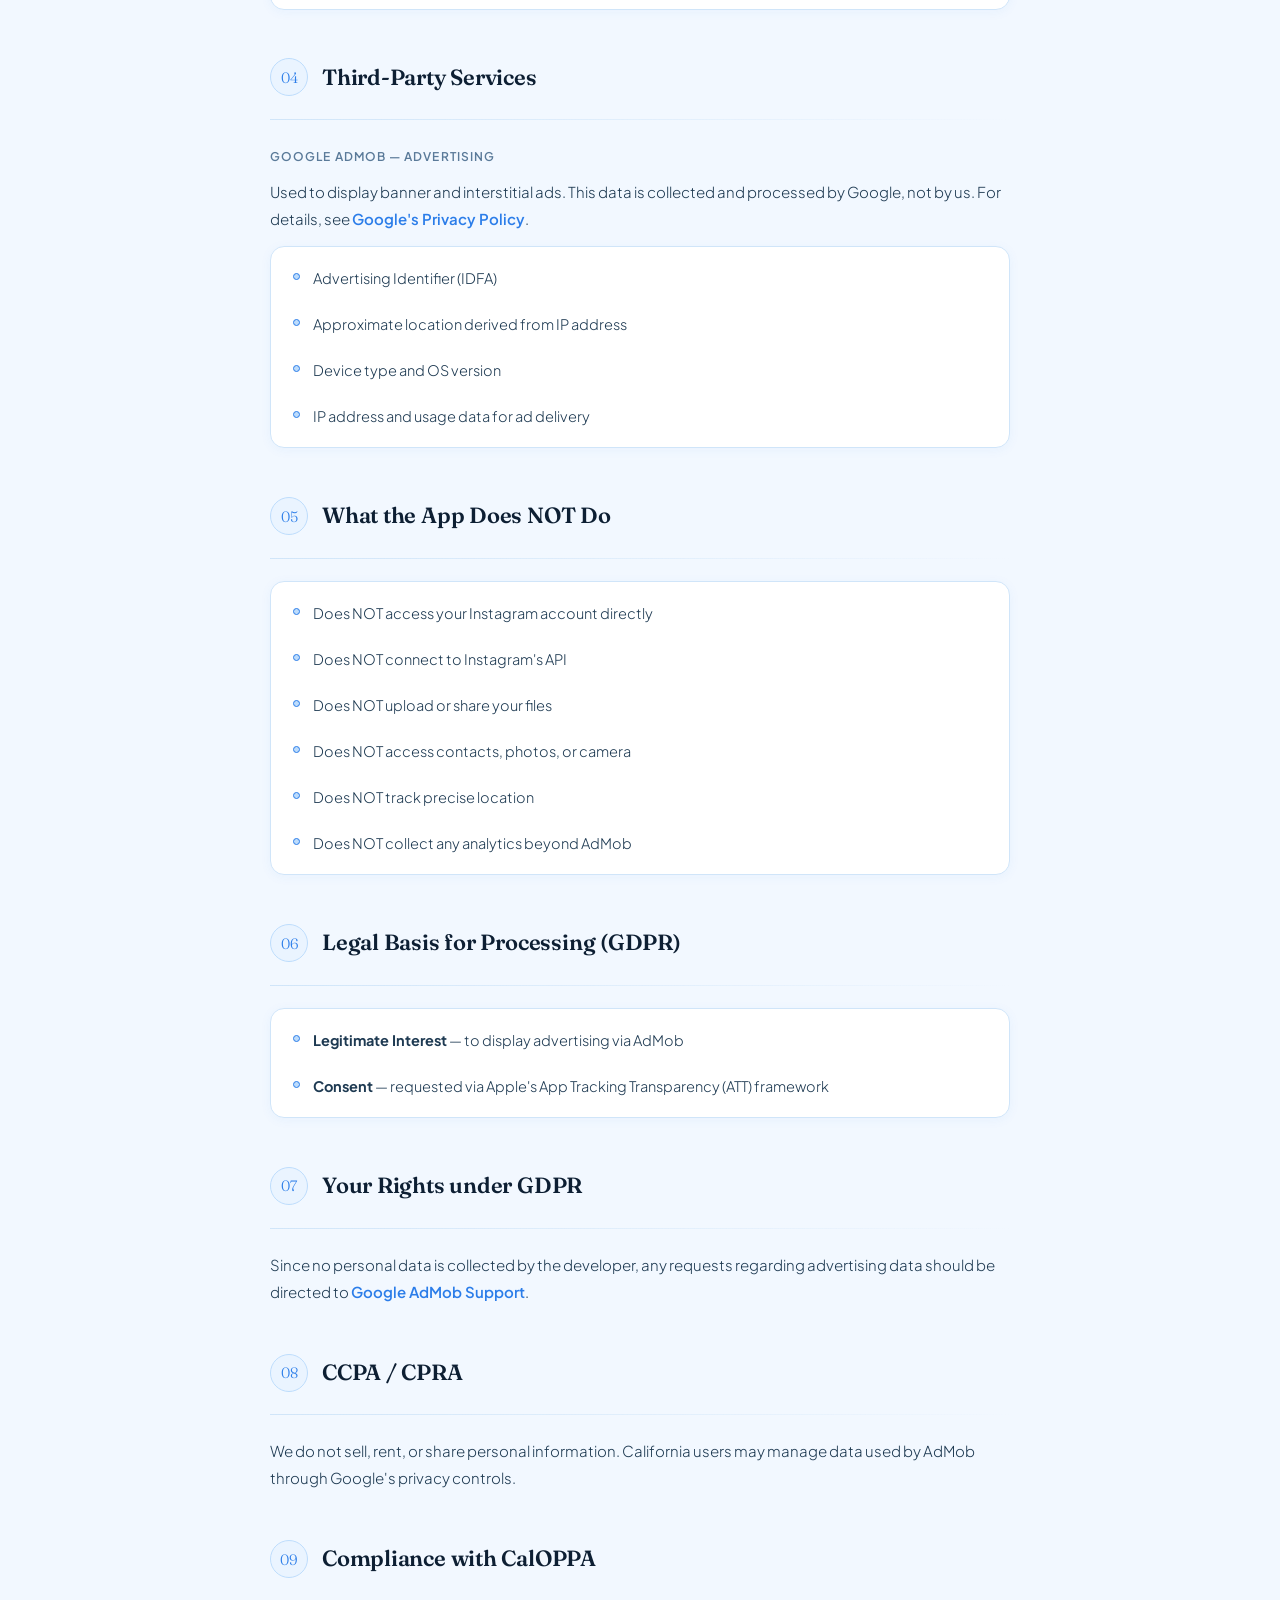
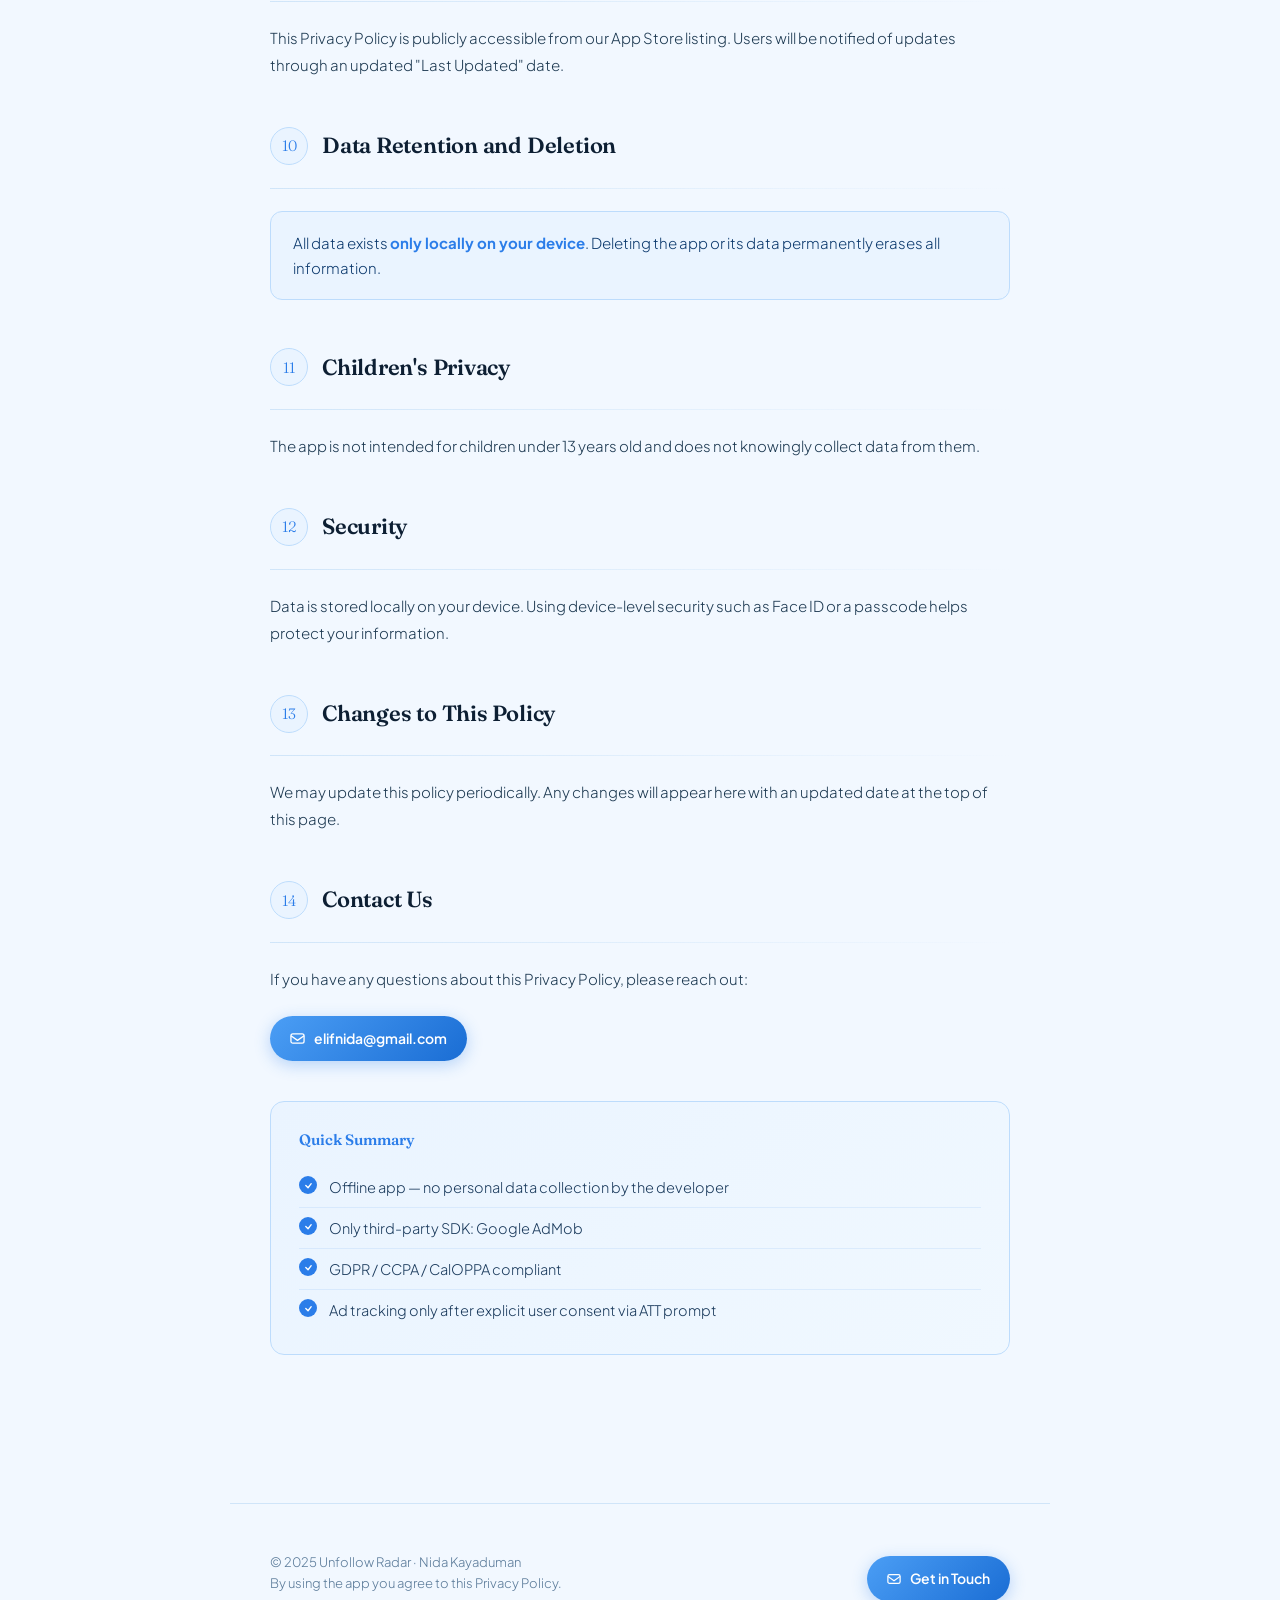
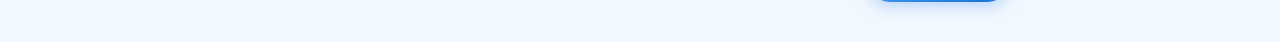
<file: instagram-privacy.html>
<!DOCTYPE html>
<html lang="en">
<head>
<meta charset="UTF-8">
<title>Privacy Policy – Unfollow Radar</title>
<meta name="viewport" content="width=device-width, initial-scale=1.0">
<link rel="preconnect" href="https://fonts.googleapis.com">
<link rel="preconnect" href="https://fonts.gstatic.com" crossorigin>
<link href="https://fonts.googleapis.com/css2?family=Fraunces:ital,wght@0,400;0,600;1,400&family=Plus+Jakarta+Sans:wght@300;400;500;600&display=swap" rel="stylesheet">
<style>
  *, *::before, *::after { box-sizing: border-box; margin: 0; padding: 0; }

  :root {
    --bg:           #f2f8ff;
    --bg2:          #e6f2ff;
    --ink:          #0d1f33;
    --muted:        #5a7a99;
    --accent:       #2b7de9;
    --accent-mid:   #6aaff5;
    --accent-soft:  #bddcfc;
    --accent-light: #eaf4ff;
    --border:       #d0e5f9;
    --card:         #ffffff;
  }

  html { scroll-behavior: smooth; }

  body {
    background: var(--bg);
    color: var(--ink);
    font-family: 'Plus Jakarta Sans', sans-serif;
    font-weight: 300;
    font-size: 16px;
    line-height: 1.8;
    min-height: 100vh;
  }

  /* ── BACKGROUND GLOW ── */
  body::before {
    content: '';
    position: fixed;
    top: -180px; right: -180px;
    width: 520px; height: 520px;
    background: radial-gradient(circle, #c5e3fd 0%, transparent 65%);
    pointer-events: none;
    z-index: 0;
  }
  body::after {
    content: '';
    position: fixed;
    bottom: -140px; left: -140px;
    width: 400px; height: 400px;
    background: radial-gradient(circle, #d4ecff 0%, transparent 65%);
    pointer-events: none;
    z-index: 0;
  }

  /* ── HEADER ── */
  header {
    position: sticky; top: 0; z-index: 100;
    background: rgba(242,248,255,0.88);
    backdrop-filter: blur(16px);
    -webkit-backdrop-filter: blur(16px);
    border-bottom: 1px solid var(--border);
    padding: 16px 40px;
    display: flex;
    align-items: center;
    justify-content: space-between;
    gap: 16px;
  }

  .logo {
    display: flex; align-items: center; gap: 11px;
    text-decoration: none;
  }

  .logo-icon {
    width: 34px; height: 34px;
    background: linear-gradient(135deg, #4b9ef5, #1a6dd4);
    border-radius: 10px;
    display: grid; place-items: center;
    box-shadow: 0 4px 14px rgba(43,125,233,0.3);
  }

  .logo-name {
    font-family: 'Fraunces', serif;
    font-size: 17px;
    color: var(--ink);
    letter-spacing: -0.01em;
  }

  .badge {
    font-size: 11px; font-weight: 600;
    letter-spacing: 0.09em; text-transform: uppercase;
    color: var(--accent);
    background: var(--accent-light);
    border: 1px solid var(--accent-soft);
    padding: 4px 12px; border-radius: 20px;
  }

  /* ── HERO ── */
  .hero {
    position: relative; z-index: 1;
    padding: 80px 40px 56px;
    max-width: 820px; margin: 0 auto;
    animation: fadeUp 0.6s ease both;
  }

  .hero-label {
    display: inline-flex; align-items: center; gap: 8px;
    font-size: 11px; font-weight: 600;
    letter-spacing: 0.12em; text-transform: uppercase;
    color: var(--accent); margin-bottom: 18px;
  }
  .hero-label::before {
    content: '';
    display: inline-block;
    width: 20px; height: 1.5px;
    background: var(--accent-soft);
  }

  .hero h1 {
    font-family: 'Fraunces', serif;
    font-size: clamp(36px, 6vw, 58px);
    line-height: 1.1; letter-spacing: -0.02em;
    color: var(--ink);
  }
  .hero h1 em {
    font-style: italic; color: var(--accent);
  }

  .hero-sub {
    margin-top: 16px; font-size: 15px; color: var(--muted);
    display: flex; align-items: center; gap: 16px; flex-wrap: wrap;
  }
  .hero-sub span { display: flex; align-items: center; gap: 6px; }
  .hero-sub span::before { content: '·'; color: var(--accent-soft); font-size: 18px; }
  .hero-sub span:first-child::before { display: none; }

  /* ── CONTAINER ── */
  .container {
    position: relative; z-index: 1;
    max-width: 820px; margin: 0 auto;
    padding: 0 40px 100px;
  }

  /* ── TOC ── */
  .toc {
    background: var(--card);
    border: 1px solid var(--border);
    border-radius: 16px; padding: 28px 32px;
    margin-bottom: 56px;
    animation: fadeUp 0.6s 0.1s ease both;
    box-shadow: 0 2px 20px rgba(43,125,233,0.06);
  }

  .toc-title {
    font-size: 11px; font-weight: 600;
    letter-spacing: 0.1em; text-transform: uppercase;
    color: var(--muted); margin-bottom: 18px;
    display: flex; align-items: center; gap: 10px;
  }
  .toc-title::after { content: ''; flex: 1; height: 1px; background: var(--border); }

  .toc-grid {
    display: grid;
    grid-template-columns: repeat(auto-fill, minmax(195px, 1fr));
    gap: 4px;
  }

  .toc a {
    color: var(--ink); text-decoration: none;
    font-size: 13.5px; font-weight: 400;
    padding: 7px 10px; border-radius: 8px;
    display: flex; align-items: center; gap: 10px;
    transition: background 0.18s, color 0.18s;
  }
  .toc a:hover { background: var(--accent-light); color: var(--accent); }

  .toc-num {
    font-family: 'Fraunces', serif; font-size: 12px;
    color: var(--accent-soft); min-width: 20px; font-weight: 600;
  }

  /* ── SECTION ── */
  .section {
    margin-bottom: 48px;
    animation: fadeUp 0.5s ease both;
  }

  .section-header {
    display: flex; align-items: center;
    gap: 14px; margin-bottom: 22px;
  }

  .section-num-wrap {
    width: 38px; height: 38px; border-radius: 50%;
    background: var(--accent-light);
    border: 1.5px solid var(--accent-soft);
    display: grid; place-items: center; flex-shrink: 0;
  }

  .section-num {
    font-family: 'Fraunces', serif;
    font-size: 15px; color: var(--accent); line-height: 1;
  }

  .section h2 {
    font-family: 'Fraunces', serif;
    font-size: 22px; font-weight: 600;
    letter-spacing: -0.01em; color: var(--ink);
  }

  .divider {
    height: 1px;
    background: linear-gradient(to right, var(--border), transparent);
    margin-bottom: 22px;
  }

  .section h3 {
    font-family: 'Plus Jakarta Sans', sans-serif;
    font-size: 12px; font-weight: 600;
    letter-spacing: 0.09em; text-transform: uppercase;
    color: var(--muted); margin: 26px 0 10px;
  }

  .section p {
    color: #1e3a52; font-size: 15px; margin-bottom: 12px;
  }

  /* ── CARD ── */
  .card {
    background: var(--card);
    border: 1px solid var(--border);
    border-radius: 14px; padding: 8px 0; margin: 14px 0;
    box-shadow: 0 2px 12px rgba(43,125,233,0.05);
  }

  .card-row {
    display: flex; align-items: flex-start;
    gap: 13px; padding: 10px 22px;
    font-size: 14.5px; color: #1e3a52;
    transition: background 0.15s;
  }
  .card-row:hover { background: #f0f8ff; }

  .dot {
    width: 7px; height: 7px; border-radius: 50%;
    background: var(--accent-soft);
    border: 1.5px solid var(--accent);
    flex-shrink: 0; margin-top: 8px;
  }

  /* ── HIGHLIGHT ── */
  .highlight {
    background: var(--accent-light);
    border: 1px solid var(--accent-soft);
    border-radius: 12px; padding: 18px 22px;
    margin: 16px 0; font-size: 15px;
    color: #0d3a6e; line-height: 1.7;
  }
  .highlight strong { color: var(--accent); }

  /* ── SUMMARY BOX ── */
  .summary-box {
    background: linear-gradient(135deg, #eaf4ff, #f0f8ff);
    border: 1px solid var(--accent-soft);
    border-radius: 14px; padding: 24px 28px;
    margin: 14px 0;
  }
  .summary-box .summary-title {
    font-family: 'Fraunces', serif;
    font-size: 15px; color: var(--accent);
    margin-bottom: 14px; font-weight: 600;
  }
  .summary-row {
    display: flex; align-items: flex-start;
    gap: 12px; padding: 7px 0;
    font-size: 14.5px; color: #1a3a5c;
    border-bottom: 1px solid rgba(43,125,233,0.1);
  }
  .summary-row:last-child { border-bottom: none; }
  .check {
    width: 18px; height: 18px; border-radius: 50%;
    background: var(--accent); display: grid;
    place-items: center; flex-shrink: 0; margin-top: 2px;
  }
  .check svg { display: block; }

  /* ── LINKS ── */
  a.ext { color: var(--accent); text-decoration: none; font-weight: 600; }
  a.ext:hover { text-decoration: underline; }

  /* ── CONTACT CHIP ── */
  .contact-chip {
    display: inline-flex; align-items: center; gap: 9px;
    padding: 10px 20px;
    background: linear-gradient(135deg, #4b9ef5, #1a6dd4);
    border-radius: 40px; font-size: 14px; font-weight: 600;
    color: #fff; text-decoration: none;
    box-shadow: 0 4px 16px rgba(43,125,233,0.3);
    transition: transform 0.2s, box-shadow 0.2s;
    margin-top: 12px;
  }
  .contact-chip:hover {
    transform: translateY(-2px);
    box-shadow: 0 8px 24px rgba(43,125,233,0.35);
  }

  /* ── FOOTER ── */
  footer {
    position: relative; z-index: 1;
    border-top: 1px solid var(--border);
    padding: 40px; max-width: 820px; margin: 0 auto;
    display: flex; align-items: center;
    justify-content: space-between;
    gap: 16px; flex-wrap: wrap;
  }

  .footer-copy { font-size: 13px; color: var(--muted); line-height: 1.6; }

  /* ── ANIMATIONS ── */
  @keyframes fadeUp {
    from { opacity: 0; transform: translateY(18px); }
    to   { opacity: 1; transform: translateY(0); }
  }

  .section:nth-child(1)  { animation-delay: 0.04s; }
  .section:nth-child(2)  { animation-delay: 0.08s; }
  .section:nth-child(3)  { animation-delay: 0.12s; }
  .section:nth-child(4)  { animation-delay: 0.16s; }
  .section:nth-child(5)  { animation-delay: 0.20s; }
  .section:nth-child(6)  { animation-delay: 0.24s; }
  .section:nth-child(7)  { animation-delay: 0.28s; }
  .section:nth-child(8)  { animation-delay: 0.32s; }
  .section:nth-child(9)  { animation-delay: 0.36s; }
  .section:nth-child(10) { animation-delay: 0.40s; }
  .section:nth-child(11) { animation-delay: 0.44s; }
  .section:nth-child(12) { animation-delay: 0.48s; }
  .section:nth-child(13) { animation-delay: 0.52s; }
  .section:nth-child(14) { animation-delay: 0.56s; }

  /* ── RESPONSIVE ── */
  @media (max-width: 600px) {
    header { padding: 14px 20px; }
    .hero, .container, footer { padding-left: 20px; padding-right: 20px; }
    .hero { padding-top: 44px; }
    .toc { padding: 22px 20px; }
    .toc-grid { grid-template-columns: 1fr; }
  }
</style>
</head>
<body>

<!-- HEADER -->
<header>
  <a class="logo" href="#">
    <div class="logo-icon">
      <!-- radar icon -->
      <svg width="18" height="18" viewBox="0 0 18 18" fill="none">
        <circle cx="9" cy="9" r="7" stroke="white" stroke-width="1.3" stroke-dasharray="3 2" opacity="0.5"/>
        <circle cx="9" cy="9" r="4" stroke="white" stroke-width="1.3" opacity="0.75"/>
        <circle cx="9" cy="9" r="1.5" fill="white"/>
        <line x1="9" y1="9" x2="14" y2="4.5" stroke="white" stroke-width="1.3" stroke-linecap="round" opacity="0.9"/>
      </svg>
    </div>
    <span class="logo-name">Unfollow Radar</span>
  </a>
  <span class="badge">Privacy Policy</span>
</header>

<!-- HERO -->
<div class="hero">
  <div class="hero-label">Legal Document</div>
  <h1>Your Data,<br><em>Fully in Your Hands</em></h1>
  <div class="hero-sub">
    <span>Last updated October 26, 2025</span>
    <span>Nida Kayaduman</span>
  </div>
</div>

<!-- CONTENT -->
<div class="container">

  <!-- TOC -->
  <nav class="toc" aria-label="Table of contents">
    <div class="toc-title">Contents</div>
    <div class="toc-grid">
      <a href="#s1"><span class="toc-num">01</span>Developer Info</a>
      <a href="#s2"><span class="toc-num">02</span>Overview</a>
      <a href="#s3"><span class="toc-num">03</span>Local Processing</a>
      <a href="#s4"><span class="toc-num">04</span>Third-Party Services</a>
      <a href="#s5"><span class="toc-num">05</span>What We Don't Do</a>
      <a href="#s6"><span class="toc-num">06</span>GDPR Legal Basis</a>
      <a href="#s7"><span class="toc-num">07</span>Your GDPR Rights</a>
      <a href="#s8"><span class="toc-num">08</span>CCPA / CPRA</a>
      <a href="#s9"><span class="toc-num">09</span>CalOPPA</a>
      <a href="#s10"><span class="toc-num">10</span>Data Retention</a>
      <a href="#s11"><span class="toc-num">11</span>Children's Privacy</a>
      <a href="#s12"><span class="toc-num">12</span>Security</a>
      <a href="#s13"><span class="toc-num">13</span>Policy Changes</a>
      <a href="#s14"><span class="toc-num">14</span>Contact</a>
    </div>
  </nav>

  <!-- S1 -->
  <section class="section" id="s1">
    <div class="section-header">
      <div class="section-num-wrap"><span class="section-num">01</span></div>
      <h2>Developer Information</h2>
    </div>
    <div class="divider"></div>
    <div class="card">
      <div class="card-row"><span class="dot"></span><div><strong>Developer:</strong> Nida Kayaduman</div></div>
      <div class="card-row"><span class="dot"></span><div><strong>Contact:</strong> <a class="ext" href="mailto:elifnida@gmail.com">elifnida@gmail.com</a></div></div>
    </div>
  </section>

  <!-- S2 -->
  <section class="section" id="s2">
    <div class="section-header">
      <div class="section-num-wrap"><span class="section-num">02</span></div>
      <h2>Overview of Data Practices</h2>
    </div>
    <div class="divider"></div>
    <div class="highlight">
      Unfollow Radar is an <strong>offline-first analysis tool</strong>. It lets you compare your Instagram followers and following lists by importing JSON or HTML files exported from your Instagram account. All data is processed <strong>locally on your device</strong> — we do not collect, transmit, or store any of this data on our servers.
    </div>
  </section>

  <!-- S3 -->
  <section class="section" id="s3">
    <div class="section-header">
      <div class="section-num-wrap"><span class="section-num">03</span></div>
      <h2>Information Processed Locally</h2>
    </div>
    <div class="divider"></div>
    <p>The following data is processed only within the app on your device. No external server or cloud storage is involved.</p>
    <div class="card">
      <div class="card-row"><span class="dot"></span>Follower usernames</div>
      <div class="card-row"><span class="dot"></span>Following usernames</div>
      <div class="card-row"><span class="dot"></span>Difference analysis (mutual, fans, not-following-back)</div>
    </div>
  </section>

  <!-- S4 -->
  <section class="section" id="s4">
    <div class="section-header">
      <div class="section-num-wrap"><span class="section-num">04</span></div>
      <h2>Third-Party Services</h2>
    </div>
    <div class="divider"></div>
    <h3>Google AdMob — Advertising</h3>
    <p>Used to display banner and interstitial ads. This data is collected and processed by Google, not by us. For details, see <a class="ext" href="https://policies.google.com/privacy" target="_blank">Google's Privacy Policy</a>.</p>
    <div class="card">
      <div class="card-row"><span class="dot"></span>Advertising Identifier (IDFA)</div>
      <div class="card-row"><span class="dot"></span>Approximate location derived from IP address</div>
      <div class="card-row"><span class="dot"></span>Device type and OS version</div>
      <div class="card-row"><span class="dot"></span>IP address and usage data for ad delivery</div>
    </div>
  </section>

  <!-- S5 -->
  <section class="section" id="s5">
    <div class="section-header">
      <div class="section-num-wrap"><span class="section-num">05</span></div>
      <h2>What the App Does NOT Do</h2>
    </div>
    <div class="divider"></div>
    <div class="card">
      <div class="card-row"><span class="dot"></span>Does NOT access your Instagram account directly</div>
      <div class="card-row"><span class="dot"></span>Does NOT connect to Instagram's API</div>
      <div class="card-row"><span class="dot"></span>Does NOT upload or share your files</div>
      <div class="card-row"><span class="dot"></span>Does NOT access contacts, photos, or camera</div>
      <div class="card-row"><span class="dot"></span>Does NOT track precise location</div>
      <div class="card-row"><span class="dot"></span>Does NOT collect any analytics beyond AdMob</div>
    </div>
  </section>

  <!-- S6 -->
  <section class="section" id="s6">
    <div class="section-header">
      <div class="section-num-wrap"><span class="section-num">06</span></div>
      <h2>Legal Basis for Processing (GDPR)</h2>
    </div>
    <div class="divider"></div>
    <div class="card">
      <div class="card-row"><span class="dot"></span><div><strong>Legitimate Interest</strong> — to display advertising via AdMob</div></div>
      <div class="card-row"><span class="dot"></span><div><strong>Consent</strong> — requested via Apple's App Tracking Transparency (ATT) framework</div></div>
    </div>
  </section>

  <!-- S7 -->
  <section class="section" id="s7">
    <div class="section-header">
      <div class="section-num-wrap"><span class="section-num">07</span></div>
      <h2>Your Rights under GDPR</h2>
    </div>
    <div class="divider"></div>
    <p>Since no personal data is collected by the developer, any requests regarding advertising data should be directed to <a class="ext" href="https://support.google.com/admob/answer/2753860" target="_blank">Google AdMob Support</a>.</p>
  </section>

  <!-- S8 -->
  <section class="section" id="s8">
    <div class="section-header">
      <div class="section-num-wrap"><span class="section-num">08</span></div>
      <h2>CCPA / CPRA</h2>
    </div>
    <div class="divider"></div>
    <p>We do not sell, rent, or share personal information. California users may manage data used by AdMob through Google's privacy controls.</p>
  </section>

  <!-- S9 -->
  <section class="section" id="s9">
    <div class="section-header">
      <div class="section-num-wrap"><span class="section-num">09</span></div>
      <h2>Compliance with CalOPPA</h2>
    </div>
    <div class="divider"></div>
    <p>This Privacy Policy is publicly accessible from our App Store listing. Users will be notified of updates through an updated "Last Updated" date.</p>
  </section>

  <!-- S10 -->
  <section class="section" id="s10">
    <div class="section-header">
      <div class="section-num-wrap"><span class="section-num">10</span></div>
      <h2>Data Retention and Deletion</h2>
    </div>
    <div class="divider"></div>
    <div class="highlight">
      All data exists <strong>only locally on your device</strong>. Deleting the app or its data permanently erases all information.
    </div>
  </section>

  <!-- S11 -->
  <section class="section" id="s11">
    <div class="section-header">
      <div class="section-num-wrap"><span class="section-num">11</span></div>
      <h2>Children's Privacy</h2>
    </div>
    <div class="divider"></div>
    <p>The app is not intended for children under 13 years old and does not knowingly collect data from them.</p>
  </section>

  <!-- S12 -->
  <section class="section" id="s12">
    <div class="section-header">
      <div class="section-num-wrap"><span class="section-num">12</span></div>
      <h2>Security</h2>
    </div>
    <div class="divider"></div>
    <p>Data is stored locally on your device. Using device-level security such as Face ID or a passcode helps protect your information.</p>
  </section>

  <!-- S13 -->
  <section class="section" id="s13">
    <div class="section-header">
      <div class="section-num-wrap"><span class="section-num">13</span></div>
      <h2>Changes to This Policy</h2>
    </div>
    <div class="divider"></div>
    <p>We may update this policy periodically. Any changes will appear here with an updated date at the top of this page.</p>
  </section>

  <!-- S14 -->
  <section class="section" id="s14">
    <div class="section-header">
      <div class="section-num-wrap"><span class="section-num">14</span></div>
      <h2>Contact Us</h2>
    </div>
    <div class="divider"></div>
    <p>If you have any questions about this Privacy Policy, please reach out:</p>
    <a class="contact-chip" href="mailto:elifnida@gmail.com">
      <svg width="15" height="15" viewBox="0 0 16 16" fill="none">
        <rect x="1" y="3" width="14" height="10" rx="2" stroke="white" stroke-width="1.4"/>
        <path d="M1 5l7 5 7-5" stroke="white" stroke-width="1.4" stroke-linejoin="round"/>
      </svg>
      elifnida@gmail.com
    </a>

    <!-- SUMMARY -->
    <div class="summary-box" style="margin-top: 40px;">
      <div class="summary-title">Quick Summary</div>
      <div class="summary-row">
        <div class="check"><svg width="9" height="9" viewBox="0 0 10 10" fill="none"><path d="M2 5l2.5 2.5L8 3" stroke="white" stroke-width="1.5" stroke-linecap="round" stroke-linejoin="round"/></svg></div>
        Offline app — no personal data collection by the developer
      </div>
      <div class="summary-row">
        <div class="check"><svg width="9" height="9" viewBox="0 0 10 10" fill="none"><path d="M2 5l2.5 2.5L8 3" stroke="white" stroke-width="1.5" stroke-linecap="round" stroke-linejoin="round"/></svg></div>
        Only third-party SDK: Google AdMob
      </div>
      <div class="summary-row">
        <div class="check"><svg width="9" height="9" viewBox="0 0 10 10" fill="none"><path d="M2 5l2.5 2.5L8 3" stroke="white" stroke-width="1.5" stroke-linecap="round" stroke-linejoin="round"/></svg></div>
        GDPR / CCPA / CalOPPA compliant
      </div>
      <div class="summary-row">
        <div class="check"><svg width="9" height="9" viewBox="0 0 10 10" fill="none"><path d="M2 5l2.5 2.5L8 3" stroke="white" stroke-width="1.5" stroke-linecap="round" stroke-linejoin="round"/></svg></div>
        Ad tracking only after explicit user consent via ATT prompt
      </div>
    </div>
  </section>

</div>

<!-- FOOTER -->
<footer>
  <p class="footer-copy">
    © 2025 Unfollow Radar · Nida Kayaduman<br>
    By using the app you agree to this Privacy Policy.
  </p>
  <a class="contact-chip" href="mailto:elifnida@gmail.com">
    <svg width="14" height="14" viewBox="0 0 16 16" fill="none">
      <rect x="1" y="3" width="14" height="10" rx="2" stroke="white" stroke-width="1.4"/>
      <path d="M1 5l7 5 7-5" stroke="white" stroke-width="1.4" stroke-linejoin="round"/>
    </svg>
    Get in Touch
  </a>
</footer>

</body>
</html>
</file>
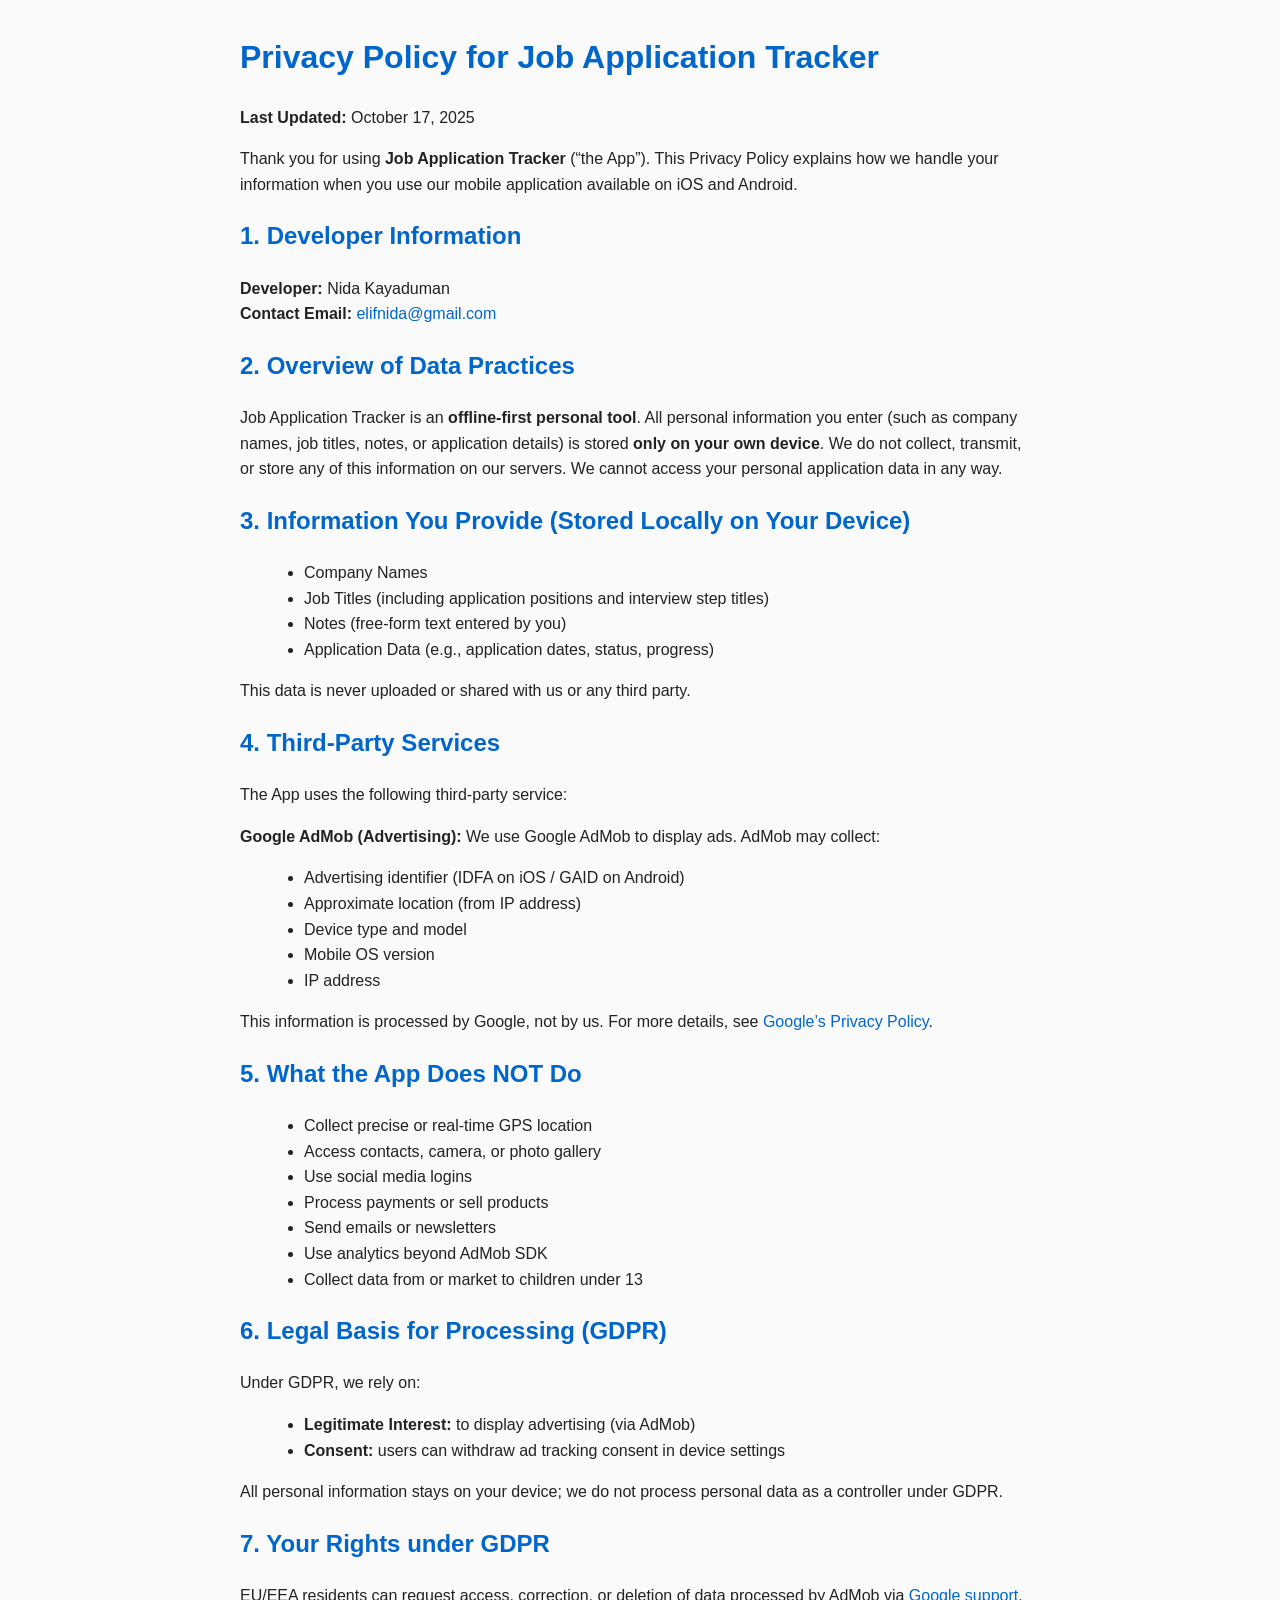
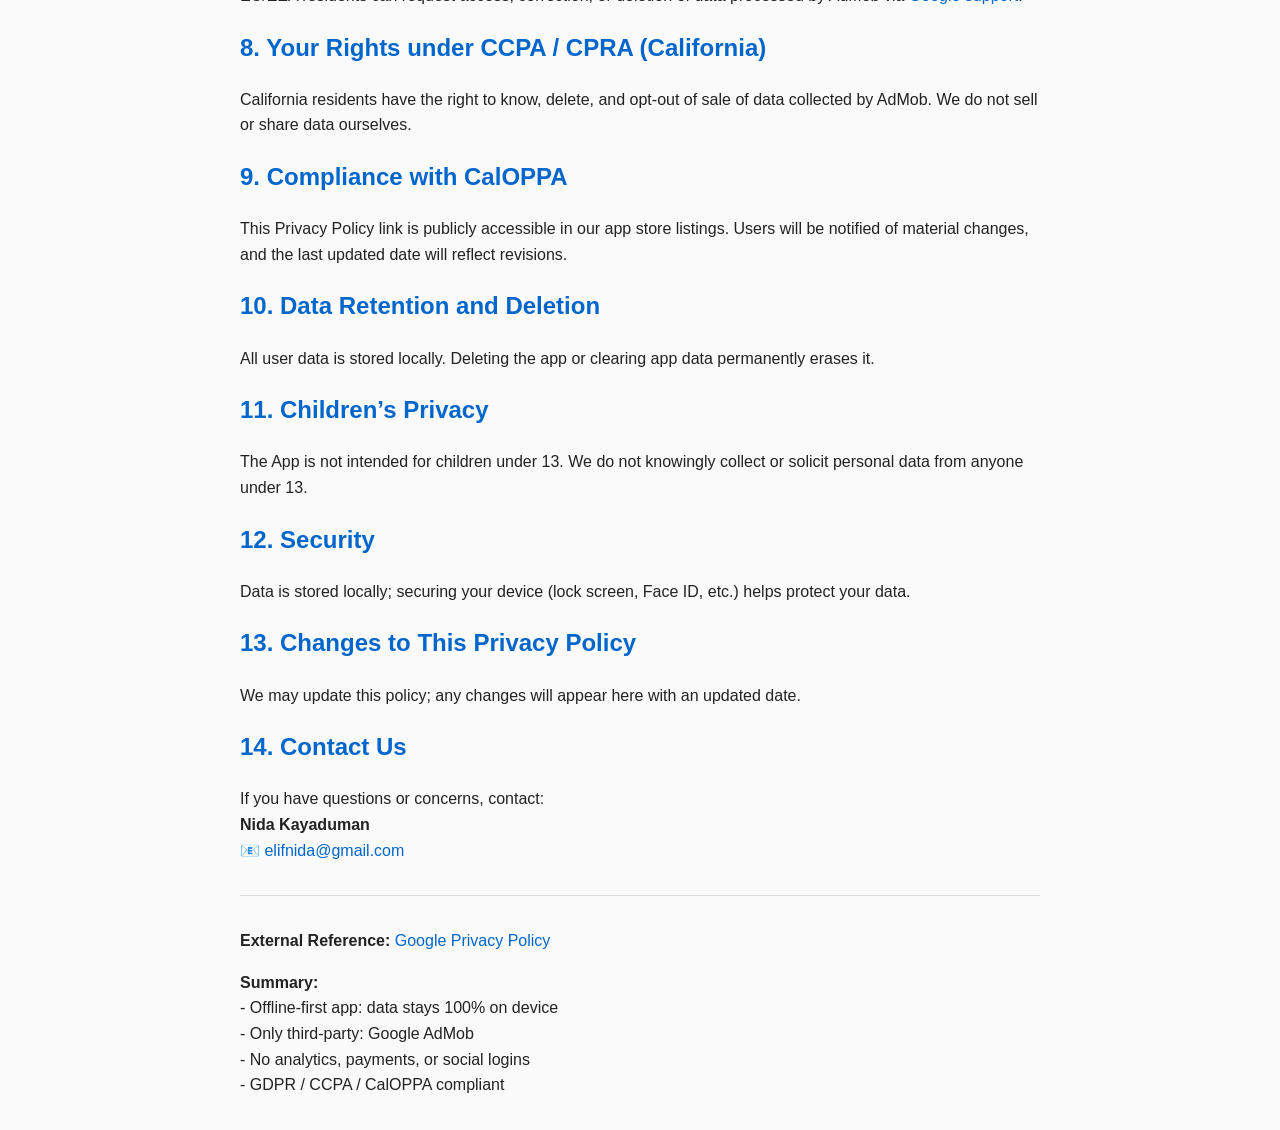
<file: job-privacy.html>
<!DOCTYPE html>
<html lang="en">
<head>
  <meta charset="UTF-8" />
  <meta name="viewport" content="width=device-width, initial-scale=1.0" />
  <title>Privacy Policy – Job Application Tracker</title>
  <style>
    body {
      font-family: -apple-system, BlinkMacSystemFont, "Segoe UI", Roboto, Helvetica, Arial, sans-serif;
      line-height: 1.6;
      color: #222;
      background-color: #fafafa;
      margin: 2rem auto;
      padding: 0 1rem;
      max-width: 800px;
    }
    h1, h2 {
      color: #0066cc;
    }
    a {
      color: #0066cc;
      text-decoration: none;
    }
    a:hover {
      text-decoration: underline;
    }
    ul {
      margin-left: 1.5rem;
    }
    hr {
      margin: 2rem 0;
      border: none;
      border-top: 1px solid #ddd;
    }
  </style>
</head>
<body>
  <h1>Privacy Policy for Job Application Tracker</h1>
  <p><strong>Last Updated:</strong> October 17, 2025</p>

  <p>Thank you for using <strong>Job Application Tracker</strong> (“the App”). This Privacy Policy explains how we handle your information when you use our mobile application available on iOS and Android.</p>

  <h2>1. Developer Information</h2>
  <p><strong>Developer:</strong> Nida Kayaduman<br>
     <strong>Contact Email:</strong> <a href="mailto:elifnida@gmail.com">elifnida@gmail.com</a></p>

  <h2>2. Overview of Data Practices</h2>
  <p>Job Application Tracker is an <strong>offline-first personal tool</strong>. All personal information you enter (such as company names, job titles, notes, or application details) is stored <strong>only on your own device</strong>. We do not collect, transmit, or store any of this information on our servers. We cannot access your personal application data in any way.</p>

  <h2>3. Information You Provide (Stored Locally on Your Device)</h2>
  <ul>
    <li>Company Names</li>
    <li>Job Titles (including application positions and interview step titles)</li>
    <li>Notes (free-form text entered by you)</li>
    <li>Application Data (e.g., application dates, status, progress)</li>
  </ul>
  <p>This data is never uploaded or shared with us or any third party.</p>

  <h2>4. Third-Party Services</h2>
  <p>The App uses the following third-party service:</p>
  <p><strong>Google AdMob (Advertising):</strong> We use Google AdMob to display ads. AdMob may collect:</p>
  <ul>
    <li>Advertising identifier (IDFA on iOS / GAID on Android)</li>
    <li>Approximate location (from IP address)</li>
    <li>Device type and model</li>
    <li>Mobile OS version</li>
    <li>IP address</li>
  </ul>
  <p>This information is processed by Google, not by us. For more details, see <a href="https://policies.google.com/privacy" target="_blank">Google’s Privacy Policy</a>.</p>

  <h2>5. What the App Does NOT Do</h2>
  <ul>
    <li>Collect precise or real-time GPS location</li>
    <li>Access contacts, camera, or photo gallery</li>
    <li>Use social media logins</li>
    <li>Process payments or sell products</li>
    <li>Send emails or newsletters</li>
    <li>Use analytics beyond AdMob SDK</li>
    <li>Collect data from or market to children under 13</li>
  </ul>

  <h2>6. Legal Basis for Processing (GDPR)</h2>
  <p>Under GDPR, we rely on:</p>
  <ul>
    <li><strong>Legitimate Interest:</strong> to display advertising (via AdMob)</li>
    <li><strong>Consent:</strong> users can withdraw ad tracking consent in device settings</li>
  </ul>
  <p>All personal information stays on your device; we do not process personal data as a controller under GDPR.</p>

  <h2>7. Your Rights under GDPR</h2>
  <p>EU/EEA residents can request access, correction, or deletion of data processed by AdMob via <a href="https://support.google.com/admob/answer/2753860" target="_blank">Google support</a>.</p>

  <h2>8. Your Rights under CCPA / CPRA (California)</h2>
  <p>California residents have the right to know, delete, and opt-out of sale of data collected by AdMob. We do not sell or share data ourselves.</p>

  <h2>9. Compliance with CalOPPA</h2>
  <p>This Privacy Policy link is publicly accessible in our app store listings. Users will be notified of material changes, and the last updated date will reflect revisions.</p>

  <h2>10. Data Retention and Deletion</h2>
  <p>All user data is stored locally. Deleting the app or clearing app data permanently erases it.</p>

  <h2>11. Children’s Privacy</h2>
  <p>The App is not intended for children under 13. We do not knowingly collect or solicit personal data from anyone under 13.</p>

  <h2>12. Security</h2>
  <p>Data is stored locally; securing your device (lock screen, Face ID, etc.) helps protect your data.</p>

  <h2>13. Changes to This Privacy Policy</h2>
  <p>We may update this policy; any changes will appear here with an updated date.</p>

  <h2>14. Contact Us</h2>
  <p>If you have questions or concerns, contact:<br>
  <strong>Nida Kayaduman</strong><br>
  📧 <a href="mailto:elifnida@gmail.com">elifnida@gmail.com</a></p>

  <hr>
  <p><strong>External Reference:</strong> <a href="https://policies.google.com/privacy" target="_blank">Google Privacy Policy</a></p>

  <p><strong>Summary:</strong><br>
  - Offline-first app: data stays 100% on device<br>
  - Only third-party: Google AdMob<br>
  - No analytics, payments, or social logins<br>
  - GDPR / CCPA / CalOPPA compliant</p>
</body>
</html>
</file>
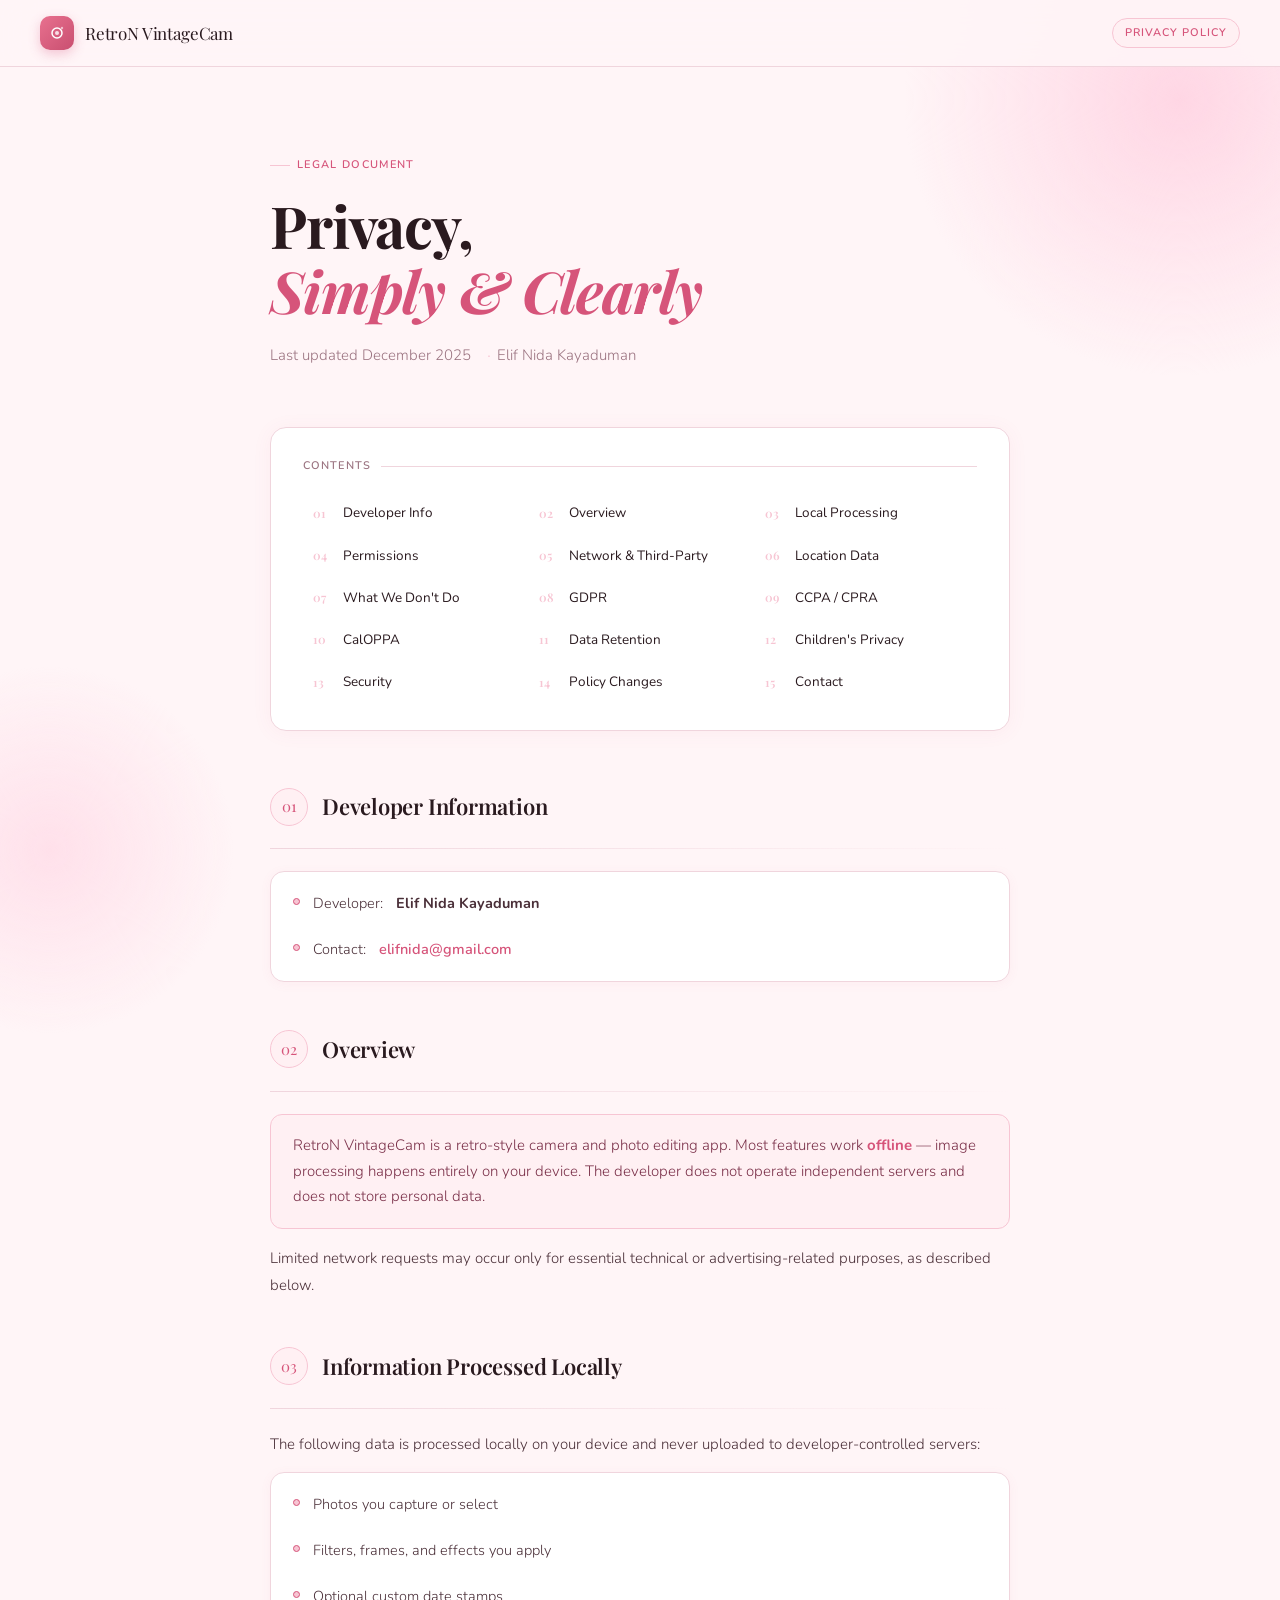
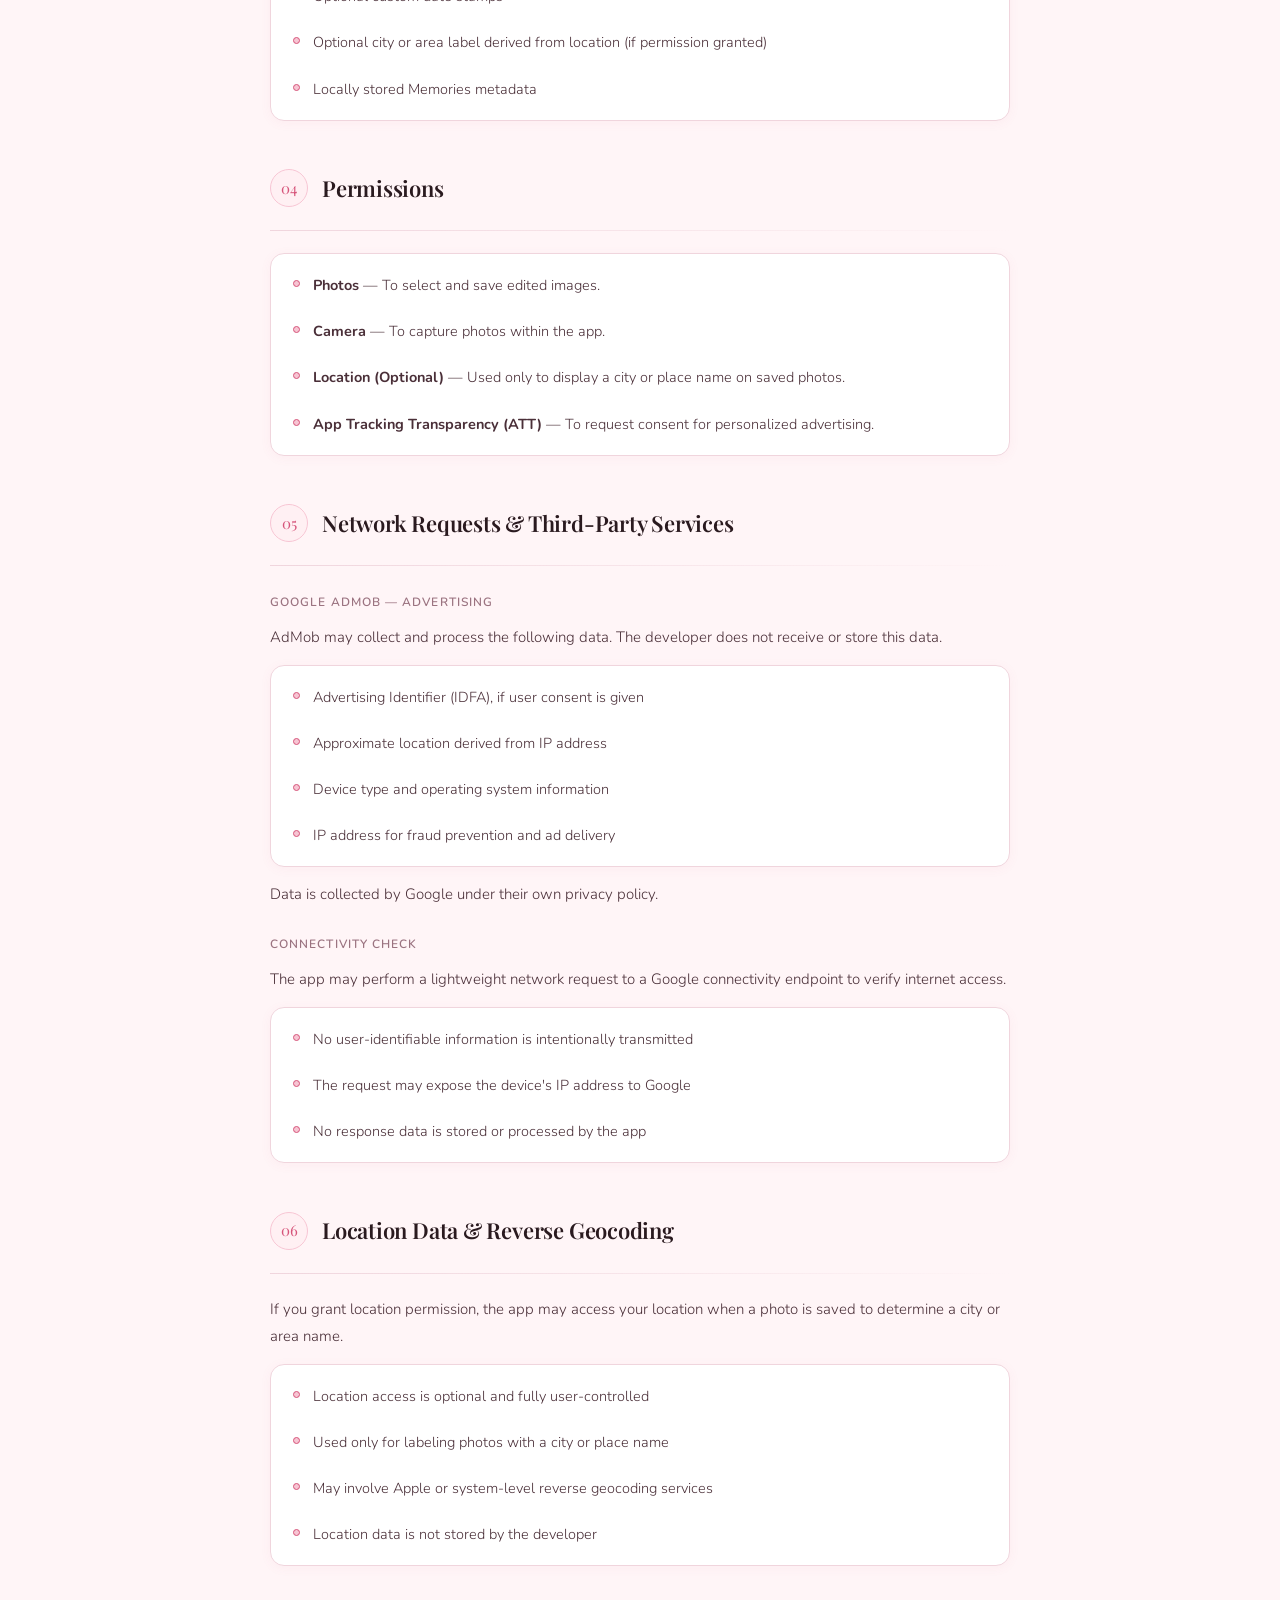
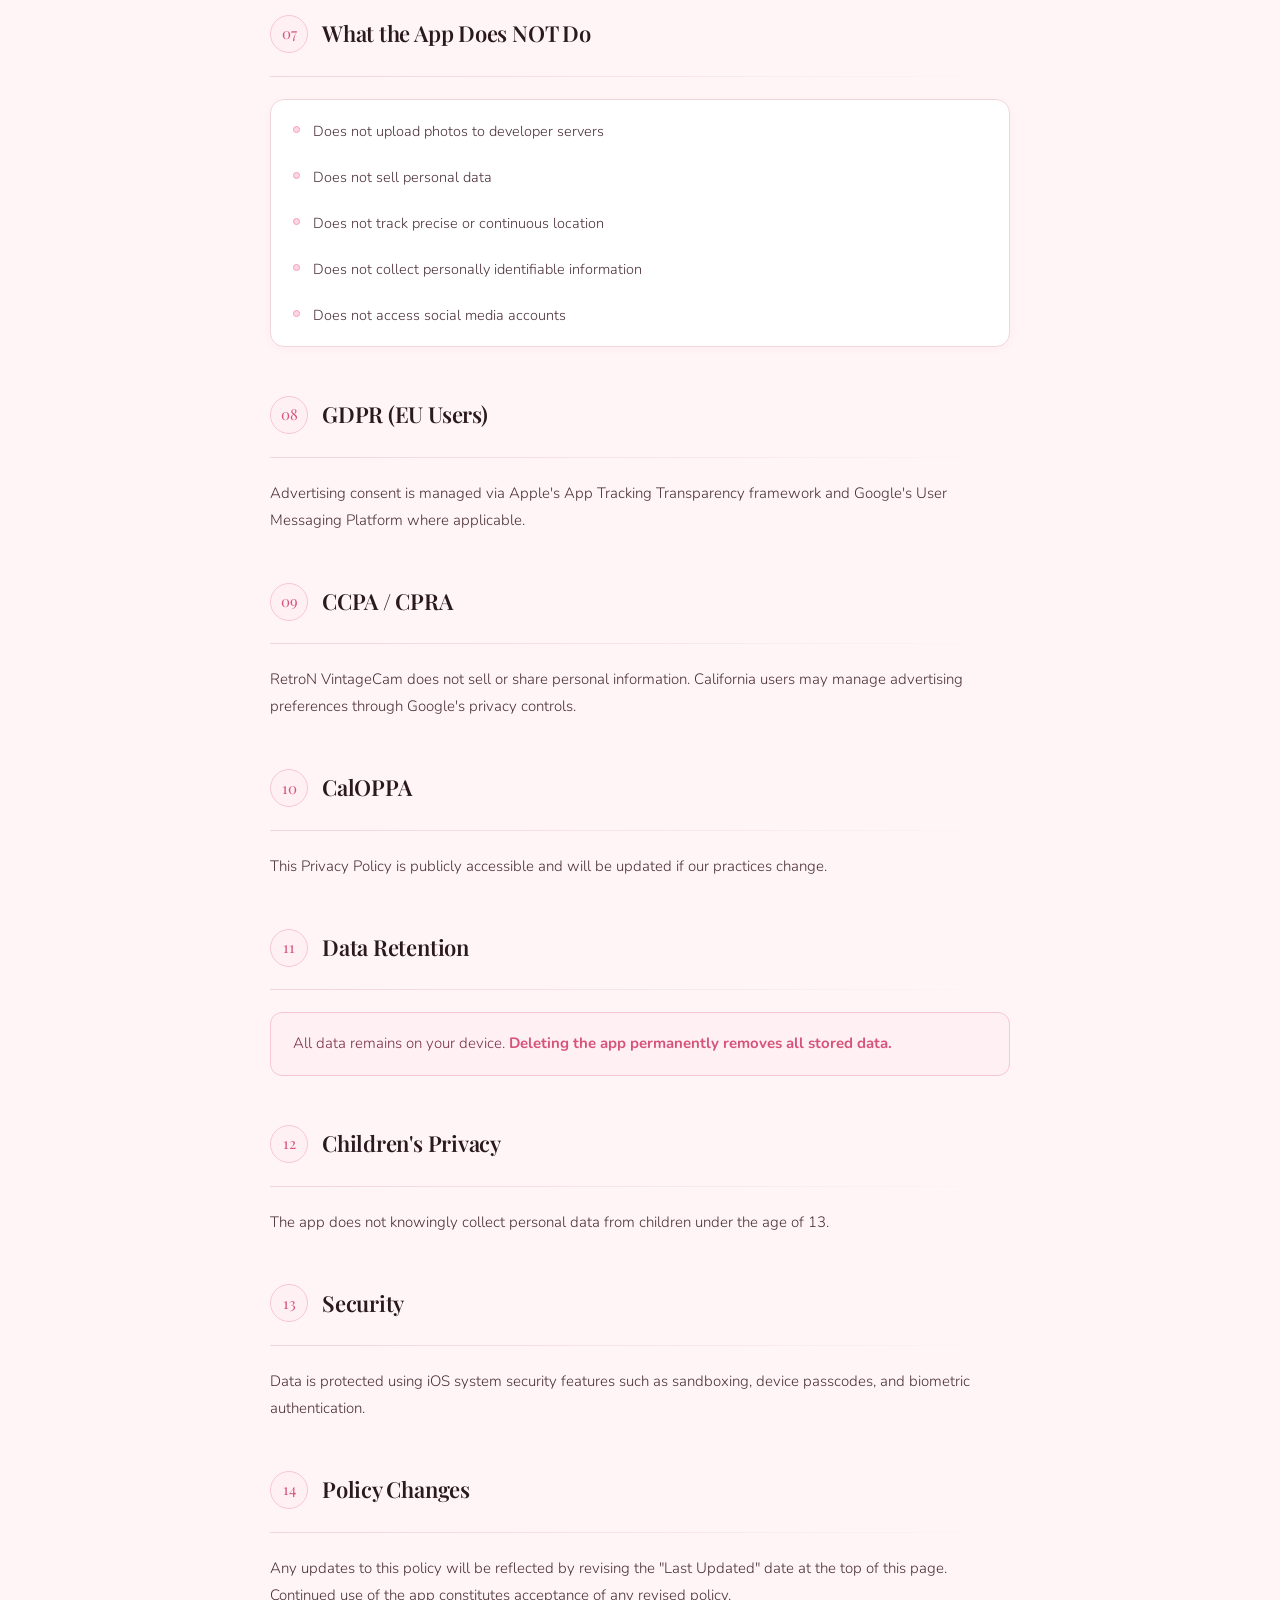
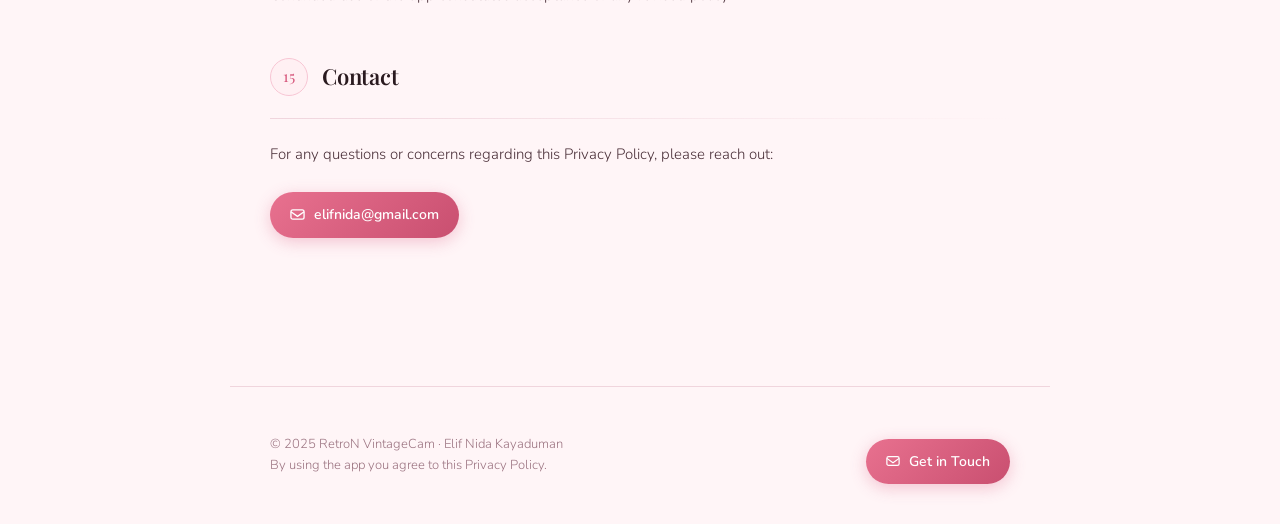
<file: retron-privacy.html>
<!DOCTYPE html>
<html lang="en">
<head>
<meta charset="UTF-8">
<title>Privacy Policy – RetroN VintageCam</title>
<meta name="viewport" content="width=device-width, initial-scale=1.0">
<link rel="preconnect" href="https://fonts.googleapis.com">
<link rel="preconnect" href="https://fonts.gstatic.com" crossorigin>
<link href="https://fonts.googleapis.com/css2?family=Playfair+Display:ital,wght@0,400;0,600;1,400&family=Nunito:wght@300;400;500;600&display=swap" rel="stylesheet">
<style>
  *, *::before, *::after { box-sizing: border-box; margin: 0; padding: 0; }

  :root {
    --bg: #fff5f7;
    --bg2: #ffedf1;
    --ink: #2a1a1f;
    --muted: #9b7380;
    --accent: #d6547a;
    --accent-soft: #f7c5d3;
    --accent-light: #fff0f3;
    --border: #f0d5dd;
    --card: #ffffff;
  }

  html { scroll-behavior: smooth; }

  body {
    background: var(--bg);
    color: var(--ink);
    font-family: 'Nunito', sans-serif;
    font-weight: 300;
    font-size: 16px;
    line-height: 1.8;
    min-height: 100vh;
  }

  /* ── BACKGROUND DECORATION ── */
  body::before {
    content: '';
    position: fixed;
    top: -200px;
    right: -200px;
    width: 600px;
    height: 600px;
    background: radial-gradient(circle, #ffd6e4 0%, transparent 65%);
    pointer-events: none;
    z-index: 0;
  }

  body::after {
    content: '';
    position: fixed;
    bottom: -150px;
    left: -150px;
    width: 400px;
    height: 400px;
    background: radial-gradient(circle, #ffe0ea 0%, transparent 65%);
    pointer-events: none;
    z-index: 0;
  }

  /* ── HEADER ── */
  header {
    position: sticky;
    top: 0;
    z-index: 100;
    background: rgba(255,245,247,0.88);
    backdrop-filter: blur(16px);
    -webkit-backdrop-filter: blur(16px);
    border-bottom: 1px solid var(--border);
    padding: 16px 40px;
    display: flex;
    align-items: center;
    justify-content: space-between;
    gap: 16px;
  }

  .logo {
    display: flex;
    align-items: center;
    gap: 11px;
    text-decoration: none;
  }

  .logo-icon {
    width: 34px;
    height: 34px;
    background: linear-gradient(135deg, #e8718f, #c94f70);
    border-radius: 10px;
    display: grid;
    place-items: center;
    box-shadow: 0 4px 12px rgba(214,84,122,0.3);
  }

  .logo-name {
    font-family: 'Playfair Display', serif;
    font-size: 17px;
    color: var(--ink);
    letter-spacing: -0.01em;
  }

  .badge {
    font-size: 11px;
    font-weight: 600;
    letter-spacing: 0.09em;
    text-transform: uppercase;
    color: var(--accent);
    background: var(--accent-light);
    border: 1px solid var(--accent-soft);
    padding: 4px 12px;
    border-radius: 20px;
  }

  /* ── HERO ── */
  .hero {
    position: relative;
    z-index: 1;
    padding: 80px 40px 56px;
    max-width: 820px;
    margin: 0 auto;
    animation: fadeUp 0.6s ease both;
  }

  .hero-label {
    display: inline-flex;
    align-items: center;
    gap: 7px;
    font-size: 11px;
    font-weight: 600;
    letter-spacing: 0.12em;
    text-transform: uppercase;
    color: var(--accent);
    margin-bottom: 18px;
  }

  .hero-label::before {
    content: '';
    display: inline-block;
    width: 20px;
    height: 1.5px;
    background: var(--accent-soft);
  }

  .hero h1 {
    font-family: 'Playfair Display', serif;
    font-size: clamp(36px, 6vw, 58px);
    line-height: 1.12;
    letter-spacing: -0.02em;
    color: var(--ink);
  }

  .hero h1 em {
    font-style: italic;
    color: var(--accent);
  }

  .hero-sub {
    margin-top: 16px;
    font-size: 15px;
    color: var(--muted);
    display: flex;
    align-items: center;
    gap: 16px;
    flex-wrap: wrap;
  }

  .hero-sub span {
    display: flex;
    align-items: center;
    gap: 6px;
  }

  .hero-sub span::before {
    content: '·';
    color: var(--accent-soft);
    font-size: 18px;
  }

  .hero-sub span:first-child::before { display: none; }

  /* ── CONTAINER ── */
  .container {
    position: relative;
    z-index: 1;
    max-width: 820px;
    margin: 0 auto;
    padding: 0 40px 100px;
  }

  /* ── TOC ── */
  .toc {
    background: var(--card);
    border: 1px solid var(--border);
    border-radius: 16px;
    padding: 28px 32px;
    margin-bottom: 56px;
    animation: fadeUp 0.6s 0.1s ease both;
    box-shadow: 0 2px 20px rgba(214,84,122,0.06);
  }

  .toc-title {
    font-size: 11px;
    font-weight: 600;
    letter-spacing: 0.1em;
    text-transform: uppercase;
    color: var(--muted);
    margin-bottom: 18px;
    display: flex;
    align-items: center;
    gap: 10px;
  }

  .toc-title::after {
    content: '';
    flex: 1;
    height: 1px;
    background: var(--border);
  }

  .toc-grid {
    display: grid;
    grid-template-columns: repeat(auto-fill, minmax(195px, 1fr));
    gap: 4px;
  }

  .toc a {
    color: var(--ink);
    text-decoration: none;
    font-size: 13.5px;
    font-weight: 400;
    padding: 7px 10px;
    border-radius: 8px;
    display: flex;
    align-items: center;
    gap: 10px;
    transition: background 0.18s, color 0.18s;
  }

  .toc a:hover {
    background: var(--accent-light);
    color: var(--accent);
  }

  .toc-num {
    font-family: 'Playfair Display', serif;
    font-size: 12px;
    color: var(--accent-soft);
    min-width: 20px;
    font-weight: 600;
  }

  /* ── SECTION ── */
  .section {
    margin-bottom: 48px;
    animation: fadeUp 0.5s ease both;
  }

  .section-header {
    display: flex;
    align-items: center;
    gap: 14px;
    margin-bottom: 22px;
  }

  .section-num-wrap {
    width: 38px;
    height: 38px;
    border-radius: 50%;
    background: var(--accent-light);
    border: 1.5px solid var(--accent-soft);
    display: grid;
    place-items: center;
    flex-shrink: 0;
  }

  .section-num {
    font-family: 'Playfair Display', serif;
    font-size: 15px;
    color: var(--accent);
    line-height: 1;
  }

  .section h2 {
    font-family: 'Playfair Display', serif;
    font-size: 22px;
    font-weight: 600;
    letter-spacing: -0.01em;
    color: var(--ink);
  }

  .divider {
    height: 1px;
    background: linear-gradient(to right, var(--border), transparent);
    margin-bottom: 22px;
  }

  .section h3 {
    font-family: 'Nunito', sans-serif;
    font-size: 12px;
    font-weight: 600;
    letter-spacing: 0.09em;
    text-transform: uppercase;
    color: var(--muted);
    margin: 26px 0 10px;
  }

  .section p {
    color: #4a2f38;
    font-size: 15px;
    margin-bottom: 12px;
  }

  /* ── CARD ── */
  .card {
    background: var(--card);
    border: 1px solid var(--border);
    border-radius: 14px;
    padding: 8px 0;
    margin: 14px 0;
    box-shadow: 0 2px 12px rgba(214,84,122,0.05);
  }

  .card-row {
    display: flex;
    align-items: flex-start;
    gap: 13px;
    padding: 10px 22px;
    font-size: 14.5px;
    color: #4a2f38;
    transition: background 0.15s;
  }

  .card-row:hover { background: #fdf6f8; }

  .dot {
    width: 7px;
    height: 7px;
    border-radius: 50%;
    background: var(--accent-soft);
    flex-shrink: 0;
    margin-top: 8px;
    border: 1.5px solid var(--accent);
  }

  /* ── HIGHLIGHT ── */
  .highlight {
    background: var(--accent-light);
    border: 1px solid var(--accent-soft);
    border-radius: 12px;
    padding: 18px 22px;
    margin: 16px 0;
    font-size: 15px;
    color: #7a2f48;
    line-height: 1.7;
  }

  .highlight strong { color: var(--accent); }

  /* ── "DOES NOT" SECTION ── */
  .no-list .card-row .dot {
    background: #ffd6e4;
    border-color: #f0a0b8;
  }

  /* ── LINKS ── */
  a.ext {
    color: var(--accent);
    text-decoration: none;
    font-weight: 600;
  }
  a.ext:hover { text-decoration: underline; }

  /* ── CONTACT CHIP ── */
  .contact-chip {
    display: inline-flex;
    align-items: center;
    gap: 9px;
    padding: 10px 20px;
    background: linear-gradient(135deg, #e8718f, #c94f70);
    border-radius: 40px;
    font-size: 14px;
    font-weight: 600;
    color: #fff;
    text-decoration: none;
    box-shadow: 0 4px 16px rgba(214,84,122,0.3);
    transition: transform 0.2s, box-shadow 0.2s;
    margin-top: 12px;
  }

  .contact-chip:hover {
    transform: translateY(-2px);
    box-shadow: 0 8px 24px rgba(214,84,122,0.35);
  }

  /* ── FOOTER ── */
  footer {
    position: relative;
    z-index: 1;
    border-top: 1px solid var(--border);
    padding: 40px;
    max-width: 820px;
    margin: 0 auto;
    display: flex;
    align-items: center;
    justify-content: space-between;
    gap: 16px;
    flex-wrap: wrap;
  }

  .footer-copy {
    font-size: 13px;
    color: var(--muted);
    line-height: 1.6;
  }

  /* ── ANIMATIONS ── */
  @keyframes fadeUp {
    from { opacity: 0; transform: translateY(18px); }
    to   { opacity: 1; transform: translateY(0); }
  }

  .section:nth-child(1)  { animation-delay: 0.04s; }
  .section:nth-child(2)  { animation-delay: 0.08s; }
  .section:nth-child(3)  { animation-delay: 0.12s; }
  .section:nth-child(4)  { animation-delay: 0.16s; }
  .section:nth-child(5)  { animation-delay: 0.20s; }
  .section:nth-child(6)  { animation-delay: 0.24s; }
  .section:nth-child(7)  { animation-delay: 0.28s; }
  .section:nth-child(8)  { animation-delay: 0.32s; }
  .section:nth-child(9)  { animation-delay: 0.36s; }
  .section:nth-child(10) { animation-delay: 0.40s; }
  .section:nth-child(11) { animation-delay: 0.44s; }
  .section:nth-child(12) { animation-delay: 0.48s; }
  .section:nth-child(13) { animation-delay: 0.52s; }
  .section:nth-child(14) { animation-delay: 0.56s; }
  .section:nth-child(15) { animation-delay: 0.60s; }

  /* ── RESPONSIVE ── */
  @media (max-width: 600px) {
    header { padding: 14px 20px; }
    .hero, .container, footer { padding-left: 20px; padding-right: 20px; }
    .hero { padding-top: 44px; }
    .toc { padding: 22px 20px; }
    .toc-grid { grid-template-columns: 1fr; }
  }
</style>
</head>
<body>

<!-- HEADER -->
<header>
  <a class="logo" href="#">
    <div class="logo-icon">
      <svg width="18" height="18" viewBox="0 0 18 18" fill="none">
        <circle cx="9" cy="9" r="5" stroke="white" stroke-width="1.5"/>
        <circle cx="9" cy="9" r="2" fill="white" opacity="0.8"/>
        <circle cx="14" cy="4" r="1.2" fill="white" opacity="0.6"/>
      </svg>
    </div>
    <span class="logo-name">RetroN VintageCam</span>
  </a>
  <span class="badge">Privacy Policy</span>
</header>

<!-- HERO -->
<div class="hero">
  <div class="hero-label">Legal Document</div>
  <h1>Privacy,<br><em>Simply &amp; Clearly</em></h1>
  <div class="hero-sub">
    <span>Last updated December 2025</span>
    <span>Elif Nida Kayaduman</span>
  </div>
</div>

<!-- CONTENT -->
<div class="container">

  <!-- TOC -->
  <nav class="toc" aria-label="Table of contents">
    <div class="toc-title">Contents</div>
    <div class="toc-grid">
      <a href="#s1"><span class="toc-num">01</span>Developer Info</a>
      <a href="#s2"><span class="toc-num">02</span>Overview</a>
      <a href="#s3"><span class="toc-num">03</span>Local Processing</a>
      <a href="#s4"><span class="toc-num">04</span>Permissions</a>
      <a href="#s5"><span class="toc-num">05</span>Network & Third-Party</a>
      <a href="#s6"><span class="toc-num">06</span>Location Data</a>
      <a href="#s7"><span class="toc-num">07</span>What We Don't Do</a>
      <a href="#s8"><span class="toc-num">08</span>GDPR</a>
      <a href="#s9"><span class="toc-num">09</span>CCPA / CPRA</a>
      <a href="#s10"><span class="toc-num">10</span>CalOPPA</a>
      <a href="#s11"><span class="toc-num">11</span>Data Retention</a>
      <a href="#s12"><span class="toc-num">12</span>Children's Privacy</a>
      <a href="#s13"><span class="toc-num">13</span>Security</a>
      <a href="#s14"><span class="toc-num">14</span>Policy Changes</a>
      <a href="#s15"><span class="toc-num">15</span>Contact</a>
    </div>
  </nav>

  <!-- S1 -->
  <section class="section" id="s1">
    <div class="section-header">
      <div class="section-num-wrap"><span class="section-num">01</span></div>
      <h2>Developer Information</h2>
    </div>
    <div class="divider"></div>
    <div class="card">
      <div class="card-row"><span class="dot"></span>Developer: <strong>Elif Nida Kayaduman</strong></div>
      <div class="card-row"><span class="dot"></span>Contact: <a class="ext" href="mailto:elifnida@gmail.com">elifnida@gmail.com</a></div>
    </div>
  </section>

  <!-- S2 -->
  <section class="section" id="s2">
    <div class="section-header">
      <div class="section-num-wrap"><span class="section-num">02</span></div>
      <h2>Overview</h2>
    </div>
    <div class="divider"></div>
    <div class="highlight">
      RetroN VintageCam is a retro-style camera and photo editing app. Most features work <strong>offline</strong> — image processing happens entirely on your device. The developer does not operate independent servers and does not store personal data.
    </div>
    <p>Limited network requests may occur only for essential technical or advertising-related purposes, as described below.</p>
  </section>

  <!-- S3 -->
  <section class="section" id="s3">
    <div class="section-header">
      <div class="section-num-wrap"><span class="section-num">03</span></div>
      <h2>Information Processed Locally</h2>
    </div>
    <div class="divider"></div>
    <p>The following data is processed locally on your device and never uploaded to developer-controlled servers:</p>
    <div class="card">
      <div class="card-row"><span class="dot"></span>Photos you capture or select</div>
      <div class="card-row"><span class="dot"></span>Filters, frames, and effects you apply</div>
      <div class="card-row"><span class="dot"></span>Optional custom date stamps</div>
      <div class="card-row"><span class="dot"></span>Optional city or area label derived from location (if permission granted)</div>
      <div class="card-row"><span class="dot"></span>Locally stored Memories metadata</div>
    </div>
  </section>

  <!-- S4 -->
  <section class="section" id="s4">
    <div class="section-header">
      <div class="section-num-wrap"><span class="section-num">04</span></div>
      <h2>Permissions</h2>
    </div>
    <div class="divider"></div>
    <div class="card">
      <div class="card-row"><span class="dot"></span><div><strong>Photos</strong> — To select and save edited images.</div></div>
      <div class="card-row"><span class="dot"></span><div><strong>Camera</strong> — To capture photos within the app.</div></div>
      <div class="card-row"><span class="dot"></span><div><strong>Location (Optional)</strong> — Used only to display a city or place name on saved photos.</div></div>
      <div class="card-row"><span class="dot"></span><div><strong>App Tracking Transparency (ATT)</strong> — To request consent for personalized advertising.</div></div>
    </div>
  </section>

  <!-- S5 -->
  <section class="section" id="s5">
    <div class="section-header">
      <div class="section-num-wrap"><span class="section-num">05</span></div>
      <h2>Network Requests &amp; Third-Party Services</h2>
    </div>
    <div class="divider"></div>

    <h3>Google AdMob — Advertising</h3>
    <p>AdMob may collect and process the following data. The developer does not receive or store this data.</p>
    <div class="card">
      <div class="card-row"><span class="dot"></span>Advertising Identifier (IDFA), if user consent is given</div>
      <div class="card-row"><span class="dot"></span>Approximate location derived from IP address</div>
      <div class="card-row"><span class="dot"></span>Device type and operating system information</div>
      <div class="card-row"><span class="dot"></span>IP address for fraud prevention and ad delivery</div>
    </div>
    <p style="margin-top:10px;">Data is collected by Google under their own privacy policy.</p>

    <h3>Connectivity Check</h3>
    <p>The app may perform a lightweight network request to a Google connectivity endpoint to verify internet access.</p>
    <div class="card">
      <div class="card-row"><span class="dot"></span>No user-identifiable information is intentionally transmitted</div>
      <div class="card-row"><span class="dot"></span>The request may expose the device's IP address to Google</div>
      <div class="card-row"><span class="dot"></span>No response data is stored or processed by the app</div>
    </div>
  </section>

  <!-- S6 -->
  <section class="section" id="s6">
    <div class="section-header">
      <div class="section-num-wrap"><span class="section-num">06</span></div>
      <h2>Location Data &amp; Reverse Geocoding</h2>
    </div>
    <div class="divider"></div>
    <p>If you grant location permission, the app may access your location when a photo is saved to determine a city or area name.</p>
    <div class="card">
      <div class="card-row"><span class="dot"></span>Location access is optional and fully user-controlled</div>
      <div class="card-row"><span class="dot"></span>Used only for labeling photos with a city or place name</div>
      <div class="card-row"><span class="dot"></span>May involve Apple or system-level reverse geocoding services</div>
      <div class="card-row"><span class="dot"></span>Location data is not stored by the developer</div>
    </div>
  </section>

  <!-- S7 -->
  <section class="section" id="s7">
    <div class="section-header">
      <div class="section-num-wrap"><span class="section-num">07</span></div>
      <h2>What the App Does NOT Do</h2>
    </div>
    <div class="divider"></div>
    <div class="card no-list">
      <div class="card-row"><span class="dot"></span>Does not upload photos to developer servers</div>
      <div class="card-row"><span class="dot"></span>Does not sell personal data</div>
      <div class="card-row"><span class="dot"></span>Does not track precise or continuous location</div>
      <div class="card-row"><span class="dot"></span>Does not collect personally identifiable information</div>
      <div class="card-row"><span class="dot"></span>Does not access social media accounts</div>
    </div>
  </section>

  <!-- S8 -->
  <section class="section" id="s8">
    <div class="section-header">
      <div class="section-num-wrap"><span class="section-num">08</span></div>
      <h2>GDPR (EU Users)</h2>
    </div>
    <div class="divider"></div>
    <p>Advertising consent is managed via Apple's App Tracking Transparency framework and Google's User Messaging Platform where applicable.</p>
  </section>

  <!-- S9 -->
  <section class="section" id="s9">
    <div class="section-header">
      <div class="section-num-wrap"><span class="section-num">09</span></div>
      <h2>CCPA / CPRA</h2>
    </div>
    <div class="divider"></div>
    <p>RetroN VintageCam does not sell or share personal information. California users may manage advertising preferences through Google's privacy controls.</p>
  </section>

  <!-- S10 -->
  <section class="section" id="s10">
    <div class="section-header">
      <div class="section-num-wrap"><span class="section-num">10</span></div>
      <h2>CalOPPA</h2>
    </div>
    <div class="divider"></div>
    <p>This Privacy Policy is publicly accessible and will be updated if our practices change.</p>
  </section>

  <!-- S11 -->
  <section class="section" id="s11">
    <div class="section-header">
      <div class="section-num-wrap"><span class="section-num">11</span></div>
      <h2>Data Retention</h2>
    </div>
    <div class="divider"></div>
    <div class="highlight">
      All data remains on your device. <strong>Deleting the app permanently removes all stored data.</strong>
    </div>
  </section>

  <!-- S12 -->
  <section class="section" id="s12">
    <div class="section-header">
      <div class="section-num-wrap"><span class="section-num">12</span></div>
      <h2>Children's Privacy</h2>
    </div>
    <div class="divider"></div>
    <p>The app does not knowingly collect personal data from children under the age of 13.</p>
  </section>

  <!-- S13 -->
  <section class="section" id="s13">
    <div class="section-header">
      <div class="section-num-wrap"><span class="section-num">13</span></div>
      <h2>Security</h2>
    </div>
    <div class="divider"></div>
    <p>Data is protected using iOS system security features such as sandboxing, device passcodes, and biometric authentication.</p>
  </section>

  <!-- S14 -->
  <section class="section" id="s14">
    <div class="section-header">
      <div class="section-num-wrap"><span class="section-num">14</span></div>
      <h2>Policy Changes</h2>
    </div>
    <div class="divider"></div>
    <p>Any updates to this policy will be reflected by revising the "Last Updated" date at the top of this page. Continued use of the app constitutes acceptance of any revised policy.</p>
  </section>

  <!-- S15 -->
  <section class="section" id="s15">
    <div class="section-header">
      <div class="section-num-wrap"><span class="section-num">15</span></div>
      <h2>Contact</h2>
    </div>
    <div class="divider"></div>
    <p>For any questions or concerns regarding this Privacy Policy, please reach out:</p>
    <a class="contact-chip" href="mailto:elifnida@gmail.com">
      <svg width="15" height="15" viewBox="0 0 16 16" fill="none">
        <rect x="1" y="3" width="14" height="10" rx="2" stroke="white" stroke-width="1.4"/>
        <path d="M1 5l7 5 7-5" stroke="white" stroke-width="1.4" stroke-linejoin="round"/>
      </svg>
      elifnida@gmail.com
    </a>
  </section>

</div>

<!-- FOOTER -->
<footer>
  <p class="footer-copy">
    © 2025 RetroN VintageCam · Elif Nida Kayaduman<br>
    By using the app you agree to this Privacy Policy.
  </p>
  <a class="contact-chip" href="mailto:elifnida@gmail.com">
    <svg width="14" height="14" viewBox="0 0 16 16" fill="none">
      <rect x="1" y="3" width="14" height="10" rx="2" stroke="white" stroke-width="1.4"/>
      <path d="M1 5l7 5 7-5" stroke="white" stroke-width="1.4" stroke-linejoin="round"/>
    </svg>
    Get in Touch
  </a>
</footer>

</body>
</html>
</file>
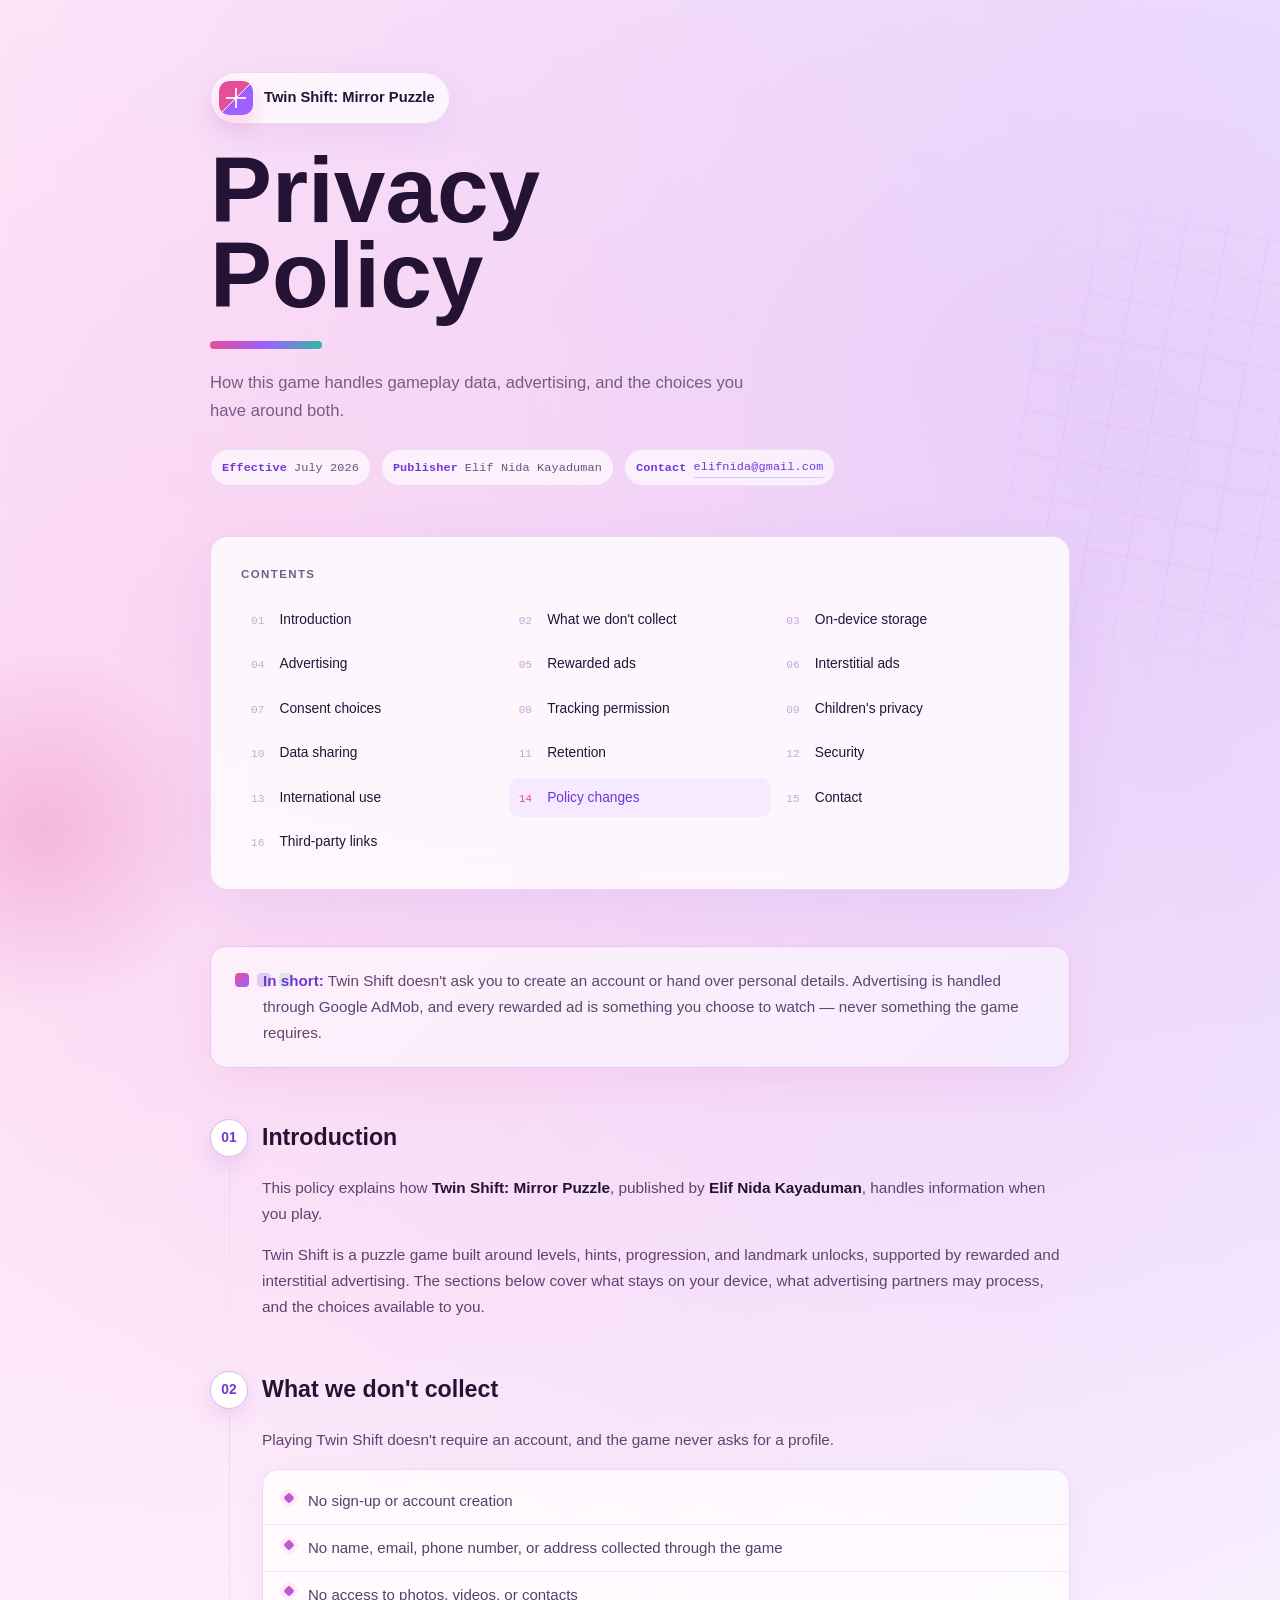
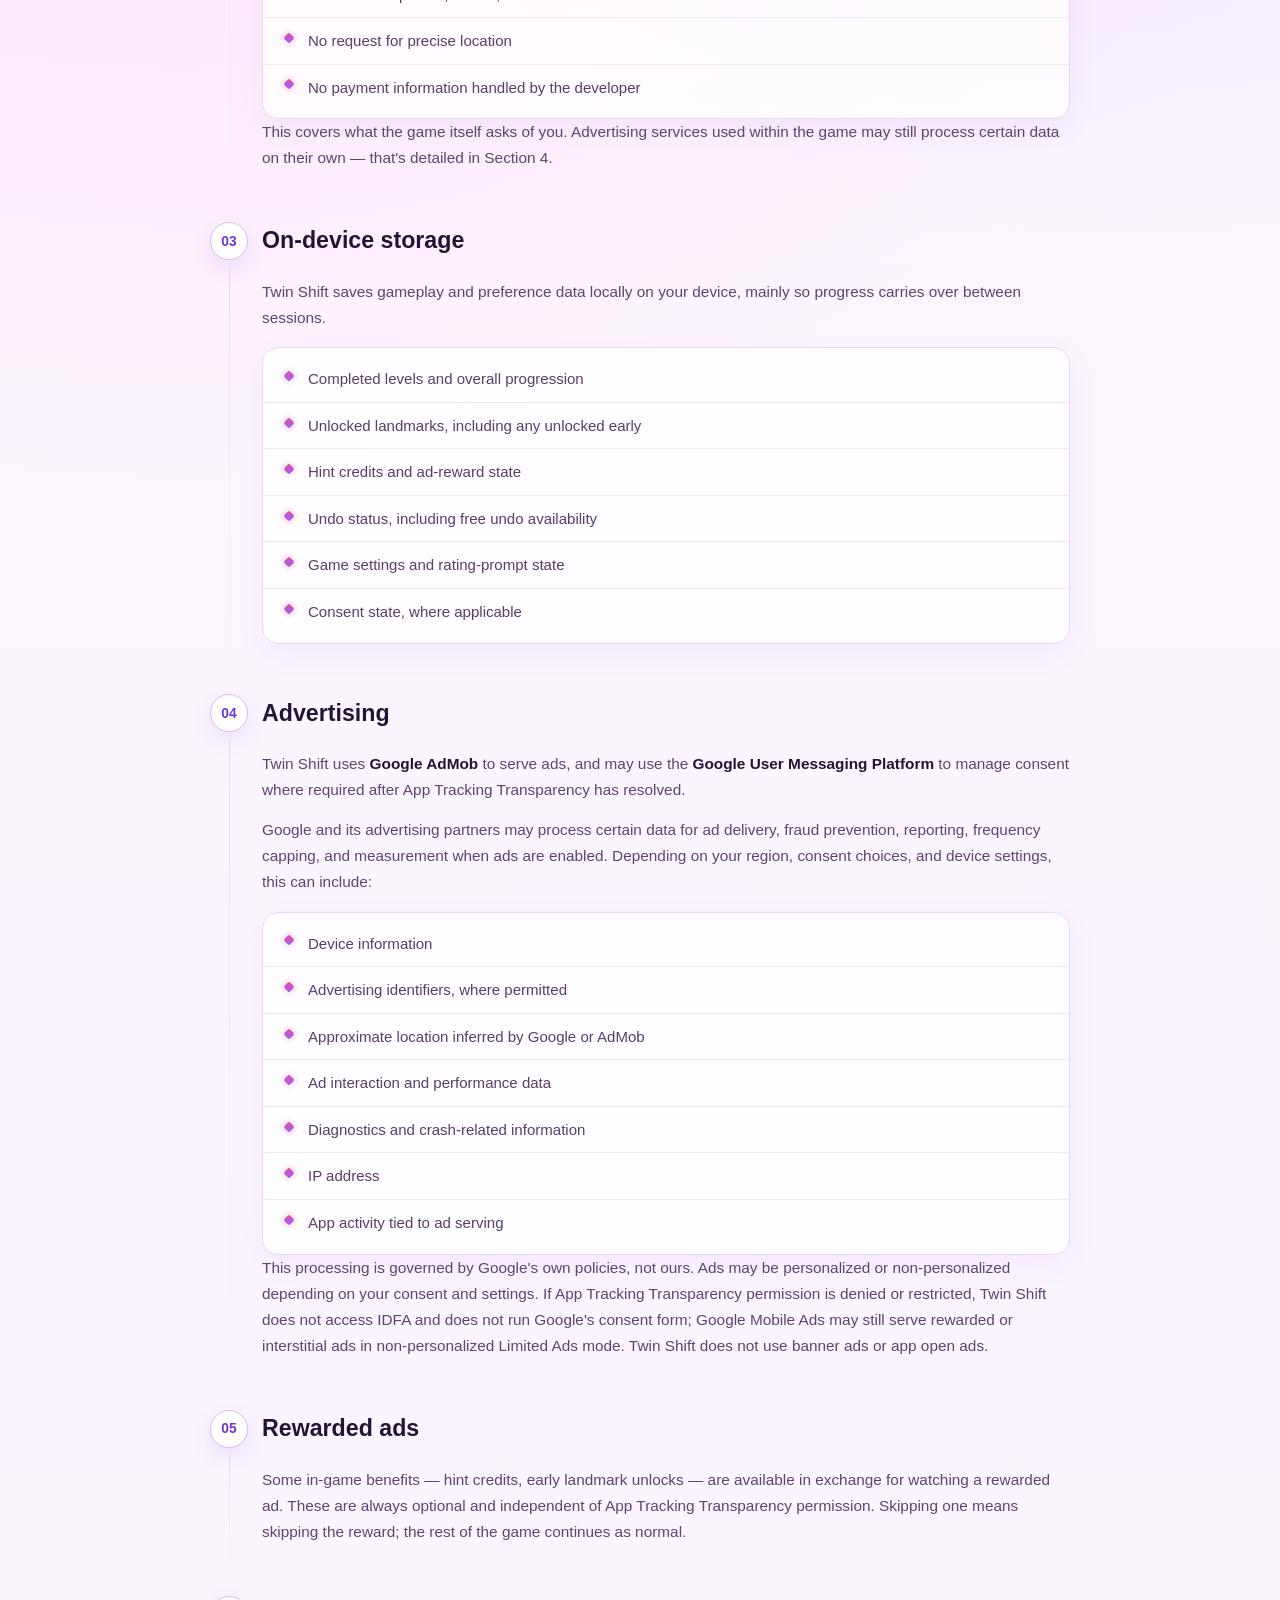
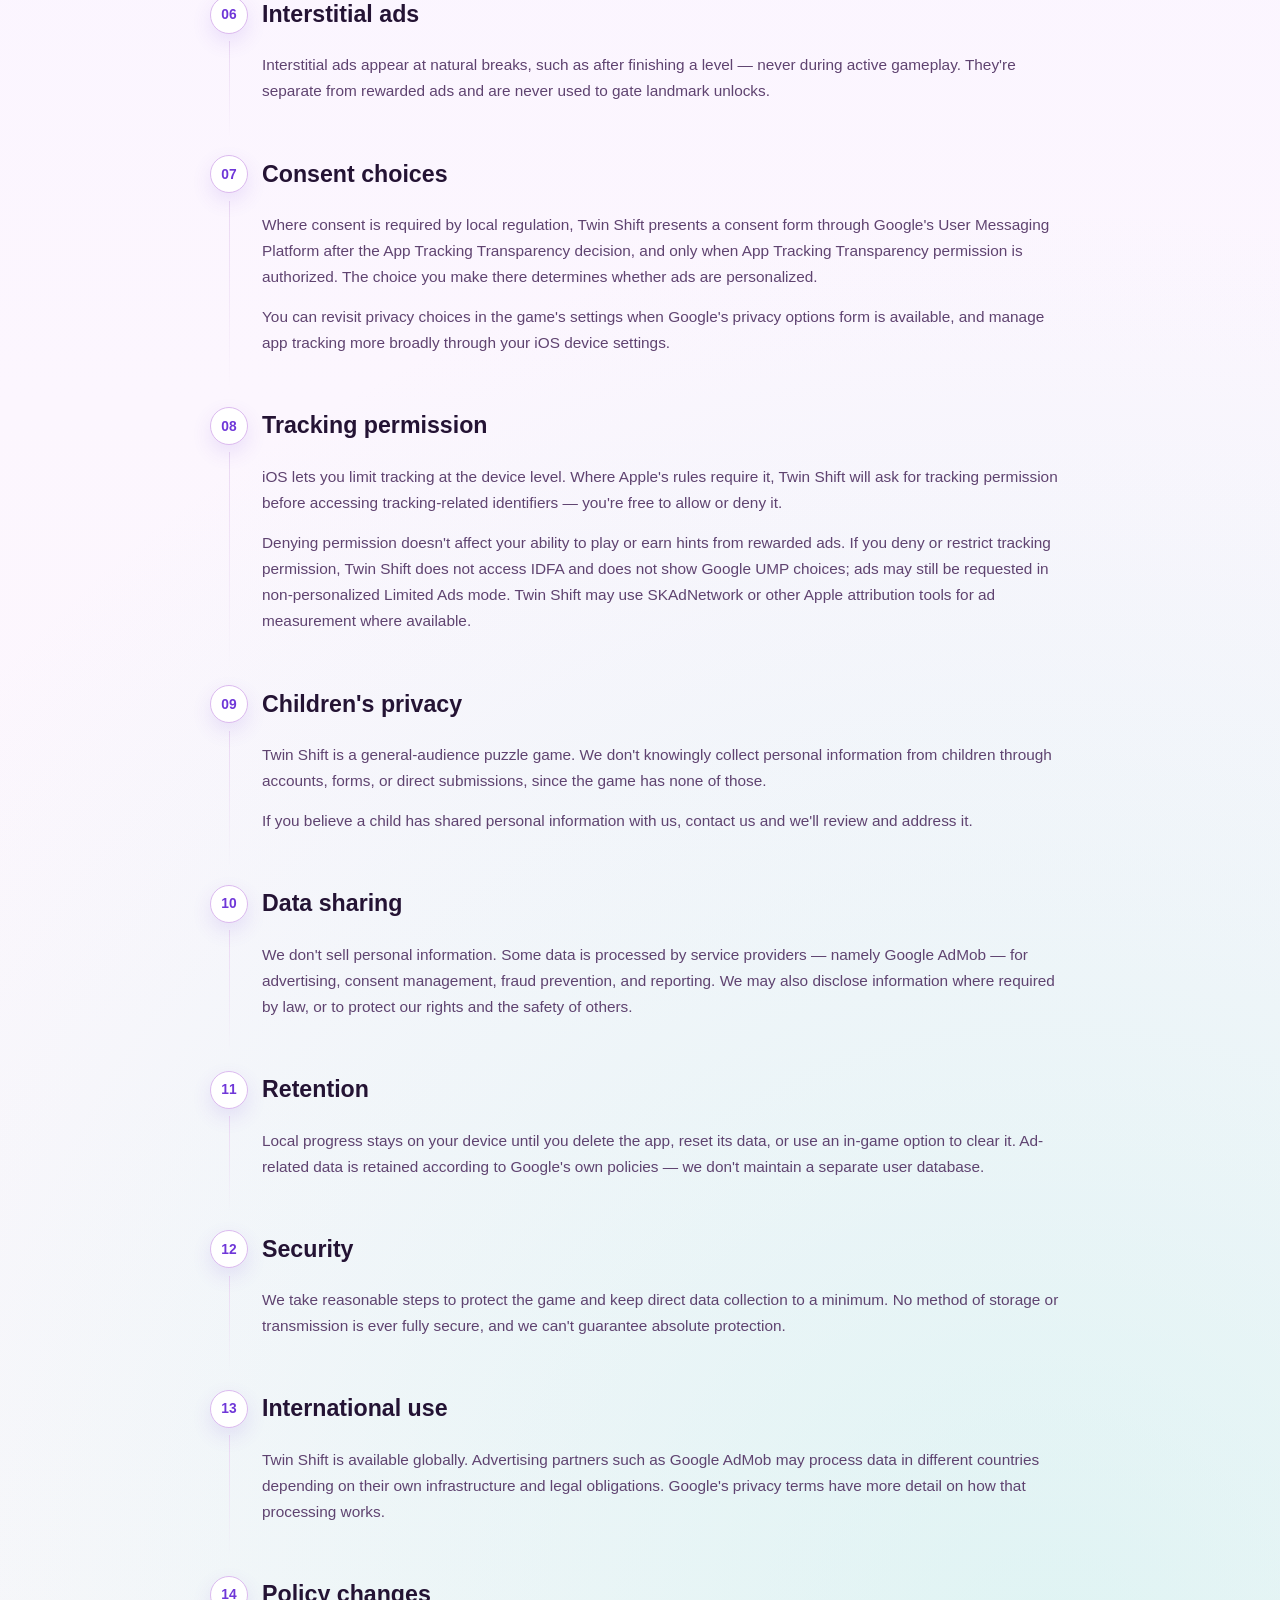
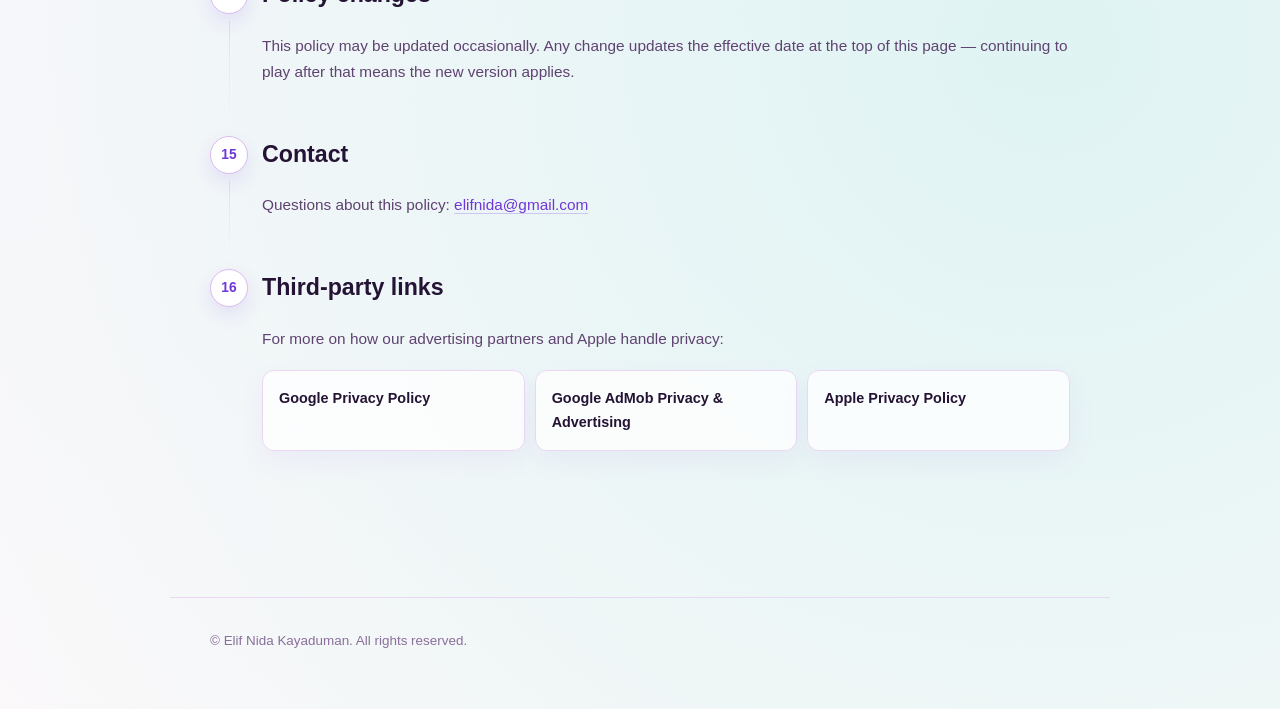
<file: twinshift-privacy.html>
<!DOCTYPE html>
<html lang="en">
<head>
<meta charset="UTF-8" />
<meta name="viewport" content="width=device-width, initial-scale=1.0" />
<title>Privacy Policy — Twin Shift: Mirror Puzzle</title>
<meta name="description" content="Privacy Policy for Twin Shift: Mirror Puzzle, an iOS puzzle game by Elif Nida Kayaduman." />
<style>
  :root{
    --paper:#fff7ff;
    --paper-2:#f8ecff;
    --panel:#ffffff;
    --ink:#241334;
    --muted:#755d86;
    --line:#ead7f2;
    --pink:#e44f9a;
    --lilac:#9c61ff;
    --violet:#6f37d8;
    --blue:#2f8fd9;
    --mint:#35b7a4;
    --soft:#f7e9ff;
    --mono: ui-monospace, SFMono-Regular, Menlo, Monaco, Consolas, monospace;
    --display: -apple-system, BlinkMacSystemFont, "Segoe UI", ui-sans-serif, sans-serif;
    --body: -apple-system, BlinkMacSystemFont, "Segoe UI", ui-sans-serif, sans-serif;
  }
  *, *::before, *::after{ box-sizing:border-box; }
  html{ scroll-behavior:smooth; }
  body{
    margin:0;
    background:
      radial-gradient(circle at 14% 12%, rgba(255, 201, 234, 0.62), transparent 29%),
      radial-gradient(circle at 88% 8%, rgba(205, 181, 255, 0.62), transparent 27%),
      radial-gradient(circle at 82% 88%, rgba(184, 238, 232, 0.44), transparent 29%),
      linear-gradient(180deg, var(--paper), #fbf5ff 54%, #fff9fb);
    color:var(--ink);
    font-family:var(--body);
    font-size:16px;
    line-height:1.7;
    -webkit-font-smoothing:antialiased;
    min-height:100vh;
    overflow-x:hidden;
  }
  body::before,
  body::after{
    content:"";
    position:fixed;
    pointer-events:none;
    z-index:0;
  }
  body::before{
    width:560px;
    height:560px;
    right:-220px;
    top:150px;
    background:
      linear-gradient(90deg, rgba(156,97,255,0.08) 1px, transparent 1px),
      linear-gradient(rgba(228,79,154,0.08) 1px, transparent 1px);
    background-size:42px 42px;
    transform:rotate(10deg);
    mask-image:radial-gradient(circle, #000 0 46%, transparent 72%);
  }
  body::after{
    width:380px;
    height:380px;
    left:-150px;
    bottom:-120px;
    background:radial-gradient(circle, rgba(228,79,154,0.26), transparent 68%);
  }
  a{
    color:var(--violet);
    text-decoration:none;
    border-bottom:1px solid rgba(111,55,216,0.24);
    transition:color 0.18s, border-color 0.18s, background 0.18s, transform 0.18s;
  }
  a:hover{ color:var(--pink); border-bottom-color:currentColor; }

  /* ---------- header ---------- */
  header{
    position:relative;
    z-index:1;
    padding:72px 40px 50px;
    max-width:940px;
    margin:0 auto;
    border-bottom:0;
    animation:fadeUp 0.6s ease both;
  }
  .mark{
    display:inline-flex;
    align-items:center;
    gap:11px;
    margin-bottom:24px;
    color:var(--ink);
    background:rgba(255,255,255,0.72);
    border:1px solid rgba(234,215,242,0.9);
    border-radius:999px;
    padding:8px 14px 8px 8px;
    box-shadow:0 12px 35px rgba(111,55,216,0.08);
    backdrop-filter:blur(14px);
    -webkit-backdrop-filter:blur(14px);
  }
  .mark-glyph{
    position:relative;
    width:34px; height:34px;
    border-radius:10px;
    background:
      linear-gradient(135deg, var(--pink) 0 49%, transparent 49% 51%, var(--lilac) 51%),
      linear-gradient(45deg, rgba(255,255,255,0.36), transparent);
    box-shadow:0 10px 22px rgba(228,79,154,0.24);
    flex:none;
  }
  .mark-glyph::before,
  .mark-glyph::after{
    content:"";
    position:absolute;
    background:rgba(255,255,255,0.84);
  }
  .mark-glyph::before{ width:2px; height:20px; left:16px; top:7px; }
  .mark-glyph::after{ height:2px; width:20px; left:7px; top:16px; }
  .mark-text{
    font-family:var(--display);
    font-weight:600;
    font-size:0.92rem;
    letter-spacing:0;
  }
  h1{
    font-family:var(--display);
    font-weight:700;
    font-size:5.8rem;
    line-height:0.92;
    letter-spacing:0;
    margin:0 0 20px;
    max-width:9ch;
    color:var(--ink);
  }
  h1::after{
    content:"";
    display:block;
    width:112px;
    height:8px;
    margin-top:22px;
    border-radius:999px;
    background:linear-gradient(90deg, var(--pink), var(--lilac), var(--mint));
  }
  .dek{
    max-width:58ch;
    color:var(--muted);
    font-size:1.04rem;
    margin:0 0 24px;
  }
  .meta{
    display:flex;
    flex-wrap:wrap;
    gap:10px;
    font-family:var(--mono);
    font-size:0.74rem;
    color:#6e507f;
    letter-spacing:0.01em;
  }
  .meta span{
    display:inline-flex;
    align-items:center;
    gap:7px;
    background:rgba(255,255,255,0.66);
    border:1px solid rgba(234,215,242,0.9);
    border-radius:999px;
    padding:7px 11px;
  }
  .meta strong{ color:var(--violet); font-weight:600; }

  /* ---------- layout ---------- */
  .layout{
    position:relative;
    z-index:1;
    max-width:940px;
    margin:0 auto;
    padding:0 40px 96px;
  }
  nav{
    display:grid;
    grid-template-columns:repeat(auto-fill, minmax(210px, 1fr));
    gap:5px;
    background:rgba(255,255,255,0.78);
    border:1px solid var(--line);
    border-radius:18px;
    padding:28px 30px;
    margin-bottom:56px;
    box-shadow:0 20px 60px rgba(111,55,216,0.08);
    backdrop-filter:blur(16px);
    -webkit-backdrop-filter:blur(16px);
    animation:fadeUp 0.6s 0.08s ease both;
  }
  nav::before{
    content:"Contents";
    grid-column:1 / -1;
    display:flex;
    align-items:center;
    gap:12px;
    margin-bottom:10px;
    color:var(--muted);
    font-size:0.72rem;
    font-weight:700;
    letter-spacing:0.12em;
    text-transform:uppercase;
  }
  nav::after{
    content:"";
    grid-column:1 / -1;
    height:1px;
    background:linear-gradient(90deg, var(--line), transparent);
    order:-1;
    margin-top:30px;
    display:none;
  }
  nav a{
    border:0;
    border-radius:10px;
    padding:8px 10px;
    font-size:0.86rem;
    color:var(--ink);
    display:flex;
    align-items:baseline;
    gap:10px;
  }
  nav a span.n{
    font-family:var(--mono);
    font-size:0.7rem;
    color:#c9a7db;
    flex:none;
    width:1.65em;
  }
  nav a.active,
  nav a:hover{
    color:var(--violet);
    background:var(--soft);
  }
  nav a.active span.n,
  nav a:hover span.n{ color:var(--pink); }

  main{ min-width:0; }

  .callout{
    display:flex;
    gap:14px;
    padding:21px 24px;
    border:1px solid #e5c6ef;
    border-radius:16px;
    background:
      linear-gradient(135deg, rgba(255,240,250,0.96), rgba(245,235,255,0.96)),
      var(--panel);
    margin:0 0 50px;
    font-size:0.95rem;
    color:#5f4370;
    box-shadow:0 16px 44px rgba(228,79,154,0.09);
    position:relative;
    overflow:hidden;
  }
  .callout::before{
    content:"";
    width:14px;
    height:14px;
    border-radius:4px;
    background:linear-gradient(135deg, var(--pink), var(--lilac));
    box-shadow:22px 0 0 rgba(111,55,216,0.20), 44px 0 0 rgba(53,183,164,0.18);
    flex:none;
    margin-top:5px;
  }
  .callout strong{ color:var(--violet); }

  section{
    padding:0;
    margin-bottom:50px;
    scroll-margin-top:32px;
    animation:fadeUp 0.5s ease both;
    position:relative;
  }
  section::before{
    content:"";
    position:absolute;
    left:19px;
    top:46px;
    bottom:-32px;
    width:1px;
    background:linear-gradient(180deg, var(--line), transparent);
  }
  section:last-of-type::before{ display:none; }
  section:first-of-type{
    border-top:0;
    padding-top:0;
  }
  .sec-head{
    display:flex;
    align-items:center;
    gap:14px;
    margin:0 0 18px;
  }
  .sec-num{
    font-family:var(--display);
    font-size:0.86rem;
    font-weight:700;
    color:var(--violet);
    background:var(--panel);
    border:1.5px solid #dbb9ee;
    box-shadow:0 8px 20px rgba(111,55,216,0.12);
    border-radius:50%;
    width:38px;
    height:38px;
    display:flex;
    align-items:center;
    justify-content:center;
    flex:none;
    position:relative;
    z-index:1;
  }
  h2{
    font-family:var(--display);
    font-weight:700;
    font-size:1.45rem;
    letter-spacing:0;
    margin:0;
    color:var(--ink);
  }
  p{
    margin:0 0 14px;
    color:#5f4370;
    font-size:0.96rem;
  }
  p:last-child{ margin-bottom:0; }
  section > p,
  section > ul,
  section > .link-grid{
    margin-left:52px;
  }
  strong{ color:var(--ink); font-weight:700; }

  ul{
    margin-top:16px;
    margin-bottom:0;
    padding:8px 0;
    list-style:none;
    background:rgba(255,255,255,0.76);
    border:1px solid var(--line);
    border-radius:16px;
    box-shadow:0 10px 30px rgba(111,55,216,0.06);
    overflow:hidden;
  }
  li{
    margin:0;
    padding:10px 22px 10px 45px;
    position:relative;
    color:#583e68;
    font-size:0.94rem;
    border-bottom:1px solid rgba(234,215,242,0.62);
  }
  li:last-child{ border-bottom:0; }
  li::before{
    content:"";
    position:absolute;
    left:22px;
    top:1.05em;
    width:8px;
    height:8px;
    border-radius:2px;
    background:linear-gradient(135deg, var(--pink), var(--lilac));
    transform:rotate(45deg);
    box-shadow:0 0 0 4px rgba(228,79,154,0.08);
  }

  .link-grid{
    display:grid;
    grid-template-columns:repeat(3, minmax(0,1fr));
    gap:10px;
    margin-top:18px;
  }
  .link-grid a{
    border:1px solid var(--line);
    border-radius:12px;
    padding:15px 16px;
    display:block;
    font-size:0.9rem;
    color:var(--ink);
    font-weight:700;
    background:rgba(255,255,255,0.78);
    box-shadow:0 10px 28px rgba(111,55,216,0.06);
  }
  .link-grid a:hover{
    border-color:#d7a7ed;
    color:var(--violet);
    transform:translateY(-2px);
  }

  footer{
    position:relative;
    z-index:1;
    max-width:940px;
    margin:0 auto;
    padding:32px 40px 56px;
    border-top:1px solid var(--line);
    color:#8a6f9b;
    font-size:0.84rem;
  }

  @keyframes fadeUp{
    from{ opacity:0; transform:translateY(18px); }
    to{ opacity:1; transform:translateY(0); }
  }
  section:nth-child(1){ animation-delay:0.04s; }
  section:nth-child(2){ animation-delay:0.08s; }
  section:nth-child(3){ animation-delay:0.12s; }
  section:nth-child(4){ animation-delay:0.16s; }
  section:nth-child(5){ animation-delay:0.20s; }
  section:nth-child(6){ animation-delay:0.24s; }
  section:nth-child(7){ animation-delay:0.28s; }
  section:nth-child(8){ animation-delay:0.32s; }
  section:nth-child(9){ animation-delay:0.36s; }
  section:nth-child(10){ animation-delay:0.40s; }
  section:nth-child(11){ animation-delay:0.44s; }
  section:nth-child(12){ animation-delay:0.48s; }
  section:nth-child(13){ animation-delay:0.52s; }
  section:nth-child(14){ animation-delay:0.56s; }
  section:nth-child(15){ animation-delay:0.60s; }
  section:nth-child(16){ animation-delay:0.64s; }

  @media (max-width: 760px){
    header{
      padding:48px 22px 36px;
    }
    h1{
      font-size:3.7rem;
      max-width:8ch;
    }
    .layout{
      padding:0 22px 72px;
    }
    nav{
      grid-template-columns:1fr;
      padding:22px 20px;
      margin-bottom:44px;
      border-radius:16px;
    }
    .callout{
      padding:18px 18px;
      margin-bottom:42px;
    }
    section{
      margin-bottom:44px;
    }
    section::before{
      left:18px;
    }
    section > p,
    section > ul,
    section > .link-grid{
      margin-left:0;
    }
    .sec-head{
      align-items:flex-start;
    }
    .sec-num{
      width:36px;
      height:36px;
      font-size:0.8rem;
    }
    ul{
      border-radius:14px;
    }
    .link-grid{
      grid-template-columns:1fr;
    }
    footer{
      padding:24px 22px 44px;
    }
  }

  :focus-visible{ outline:2px solid var(--pink); outline-offset:3px; }
  @media (prefers-reduced-motion: reduce){
    html{ scroll-behavior:auto; }
    *, *::before, *::after{ animation:none !important; transition:none !important; }
  }
</style>
</head>
<body>

<header>
  <div class="mark">
    <span class="mark-glyph" aria-hidden="true"></span>
    <span class="mark-text">Twin Shift: Mirror Puzzle</span>
  </div>
  <h1>Privacy Policy</h1>
  <p class="dek">How this game handles gameplay data, advertising, and the choices you have around both.</p>
  <div class="meta">
    <span><strong>Effective</strong> July 2026</span>
    <span><strong>Publisher</strong> Elif Nida Kayaduman</span>
    <span><strong>Contact</strong> <a href="mailto:elifnida@gmail.com">elifnida@gmail.com</a></span>
  </div>
</header>

<div class="layout">
  <nav aria-label="Sections">
    <a href="#introduction" class="active"><span class="n">01</span>Introduction</a>
    <a href="#not-collected"><span class="n">02</span>What we don't collect</a>
    <a href="#local-storage"><span class="n">03</span>On-device storage</a>
    <a href="#advertising"><span class="n">04</span>Advertising</a>
    <a href="#rewarded"><span class="n">05</span>Rewarded ads</a>
    <a href="#interstitial"><span class="n">06</span>Interstitial ads</a>
    <a href="#consent"><span class="n">07</span>Consent choices</a>
    <a href="#att"><span class="n">08</span>Tracking permission</a>
    <a href="#children"><span class="n">09</span>Children's privacy</a>
    <a href="#sharing"><span class="n">10</span>Data sharing</a>
    <a href="#retention"><span class="n">11</span>Retention</a>
    <a href="#security"><span class="n">12</span>Security</a>
    <a href="#international"><span class="n">13</span>International use</a>
    <a href="#changes"><span class="n">14</span>Policy changes</a>
    <a href="#contact"><span class="n">15</span>Contact</a>
    <a href="#links"><span class="n">16</span>Third-party links</a>
  </nav>

  <main>
    <div class="callout">
      <div><strong>In short:</strong> Twin Shift doesn't ask you to create an account or hand over personal details. Advertising is handled through Google AdMob, and every rewarded ad is something you choose to watch — never something the game requires.</div>
    </div>

    <section id="introduction">
      <div class="sec-head"><span class="sec-num">01</span><h2>Introduction</h2></div>
      <p>This policy explains how <strong>Twin Shift: Mirror Puzzle</strong>, published by <strong>Elif Nida Kayaduman</strong>, handles information when you play.</p>
      <p>Twin Shift is a puzzle game built around levels, hints, progression, and landmark unlocks, supported by rewarded and interstitial advertising. The sections below cover what stays on your device, what advertising partners may process, and the choices available to you.</p>
    </section>

    <section id="not-collected">
      <div class="sec-head"><span class="sec-num">02</span><h2>What we don't collect</h2></div>
      <p>Playing Twin Shift doesn't require an account, and the game never asks for a profile.</p>
      <ul>
        <li>No sign-up or account creation</li>
        <li>No name, email, phone number, or address collected through the game</li>
        <li>No access to photos, videos, or contacts</li>
        <li>No request for precise location</li>
        <li>No payment information handled by the developer</li>
      </ul>
      <p>This covers what the game itself asks of you. Advertising services used within the game may still process certain data on their own — that's detailed in Section 4.</p>
    </section>

    <section id="local-storage">
      <div class="sec-head"><span class="sec-num">03</span><h2>On-device storage</h2></div>
      <p>Twin Shift saves gameplay and preference data locally on your device, mainly so progress carries over between sessions.</p>
      <ul>
        <li>Completed levels and overall progression</li>
        <li>Unlocked landmarks, including any unlocked early</li>
        <li>Hint credits and ad-reward state</li>
        <li>Undo status, including free undo availability</li>
        <li>Game settings and rating-prompt state</li>
        <li>Consent state, where applicable</li>
      </ul>
    </section>

    <section id="advertising">
      <div class="sec-head"><span class="sec-num">04</span><h2>Advertising</h2></div>
      <p>Twin Shift uses <strong>Google AdMob</strong> to serve ads, and may use the <strong>Google User Messaging Platform</strong> to manage consent where required after App Tracking Transparency has resolved.</p>
      <p>Google and its advertising partners may process certain data for ad delivery, fraud prevention, reporting, frequency capping, and measurement when ads are enabled. Depending on your region, consent choices, and device settings, this can include:</p>
      <ul>
        <li>Device information</li>
        <li>Advertising identifiers, where permitted</li>
        <li>Approximate location inferred by Google or AdMob</li>
        <li>Ad interaction and performance data</li>
        <li>Diagnostics and crash-related information</li>
        <li>IP address</li>
        <li>App activity tied to ad serving</li>
      </ul>
      <p>This processing is governed by Google's own policies, not ours. Ads may be personalized or non-personalized depending on your consent and settings. If App Tracking Transparency permission is denied or restricted, Twin Shift does not access IDFA and does not run Google's consent form; Google Mobile Ads may still serve rewarded or interstitial ads in non-personalized Limited Ads mode. Twin Shift does not use banner ads or app open ads.</p>
    </section>

    <section id="rewarded">
      <div class="sec-head"><span class="sec-num">05</span><h2>Rewarded ads</h2></div>
      <p>Some in-game benefits — hint credits, early landmark unlocks — are available in exchange for watching a rewarded ad. These are always optional and independent of App Tracking Transparency permission. Skipping one means skipping the reward; the rest of the game continues as normal.</p>
    </section>

    <section id="interstitial">
      <div class="sec-head"><span class="sec-num">06</span><h2>Interstitial ads</h2></div>
      <p>Interstitial ads appear at natural breaks, such as after finishing a level — never during active gameplay. They're separate from rewarded ads and are never used to gate landmark unlocks.</p>
    </section>

    <section id="consent">
      <div class="sec-head"><span class="sec-num">07</span><h2>Consent choices</h2></div>
      <p>Where consent is required by local regulation, Twin Shift presents a consent form through Google's User Messaging Platform after the App Tracking Transparency decision, and only when App Tracking Transparency permission is authorized. The choice you make there determines whether ads are personalized.</p>
      <p>You can revisit privacy choices in the game's settings when Google's privacy options form is available, and manage app tracking more broadly through your iOS device settings.</p>
    </section>

    <section id="att">
      <div class="sec-head"><span class="sec-num">08</span><h2>Tracking permission</h2></div>
      <p>iOS lets you limit tracking at the device level. Where Apple's rules require it, Twin Shift will ask for tracking permission before accessing tracking-related identifiers — you're free to allow or deny it.</p>
      <p>Denying permission doesn't affect your ability to play or earn hints from rewarded ads. If you deny or restrict tracking permission, Twin Shift does not access IDFA and does not show Google UMP choices; ads may still be requested in non-personalized Limited Ads mode. Twin Shift may use SKAdNetwork or other Apple attribution tools for ad measurement where available.</p>
    </section>

    <section id="children">
      <div class="sec-head"><span class="sec-num">09</span><h2>Children's privacy</h2></div>
      <p>Twin Shift is a general-audience puzzle game. We don't knowingly collect personal information from children through accounts, forms, or direct submissions, since the game has none of those.</p>
      <p>If you believe a child has shared personal information with us, contact us and we'll review and address it.</p>
    </section>

    <section id="sharing">
      <div class="sec-head"><span class="sec-num">10</span><h2>Data sharing</h2></div>
      <p>We don't sell personal information. Some data is processed by service providers — namely Google AdMob — for advertising, consent management, fraud prevention, and reporting. We may also disclose information where required by law, or to protect our rights and the safety of others.</p>
    </section>

    <section id="retention">
      <div class="sec-head"><span class="sec-num">11</span><h2>Retention</h2></div>
      <p>Local progress stays on your device until you delete the app, reset its data, or use an in-game option to clear it. Ad-related data is retained according to Google's own policies — we don't maintain a separate user database.</p>
    </section>

    <section id="security">
      <div class="sec-head"><span class="sec-num">12</span><h2>Security</h2></div>
      <p>We take reasonable steps to protect the game and keep direct data collection to a minimum. No method of storage or transmission is ever fully secure, and we can't guarantee absolute protection.</p>
    </section>

    <section id="international">
      <div class="sec-head"><span class="sec-num">13</span><h2>International use</h2></div>
      <p>Twin Shift is available globally. Advertising partners such as Google AdMob may process data in different countries depending on their own infrastructure and legal obligations. Google's privacy terms have more detail on how that processing works.</p>
    </section>

    <section id="changes">
      <div class="sec-head"><span class="sec-num">14</span><h2>Policy changes</h2></div>
      <p>This policy may be updated occasionally. Any change updates the effective date at the top of this page — continuing to play after that means the new version applies.</p>
    </section>

    <section id="contact">
      <div class="sec-head"><span class="sec-num">15</span><h2>Contact</h2></div>
      <p>Questions about this policy: <a href="mailto:elifnida@gmail.com">elifnida@gmail.com</a></p>
    </section>

    <section id="links">
      <div class="sec-head"><span class="sec-num">16</span><h2>Third-party links</h2></div>
      <p>For more on how our advertising partners and Apple handle privacy:</p>
      <div class="link-grid">
        <a href="https://policies.google.com/privacy">Google Privacy Policy</a>
        <a href="https://support.google.com/admob/answer/6128543">Google AdMob Privacy &amp; Advertising</a>
        <a href="https://www.apple.com/legal/privacy/">Apple Privacy Policy</a>
      </div>
    </section>
  </main>
</div>

<footer>© Elif Nida Kayaduman. All rights reserved.</footer>

<script>
  const links = Array.from(document.querySelectorAll('nav a'));
  const targets = links.map(l => document.querySelector(l.getAttribute('href')));
  const io = new IntersectionObserver((entries) => {
    entries.forEach(e => {
      if(!e.isIntersecting) return;
      const idx = targets.indexOf(e.target);
      if(idx === -1) return;
      links.forEach(l => l.classList.remove('active'));
      links[idx].classList.add('active');
    });
  }, { rootMargin: '-15% 0px -70% 0px', threshold: 0 });
  targets.forEach(t => t && io.observe(t));
</script>

</body>
</html>
</file>
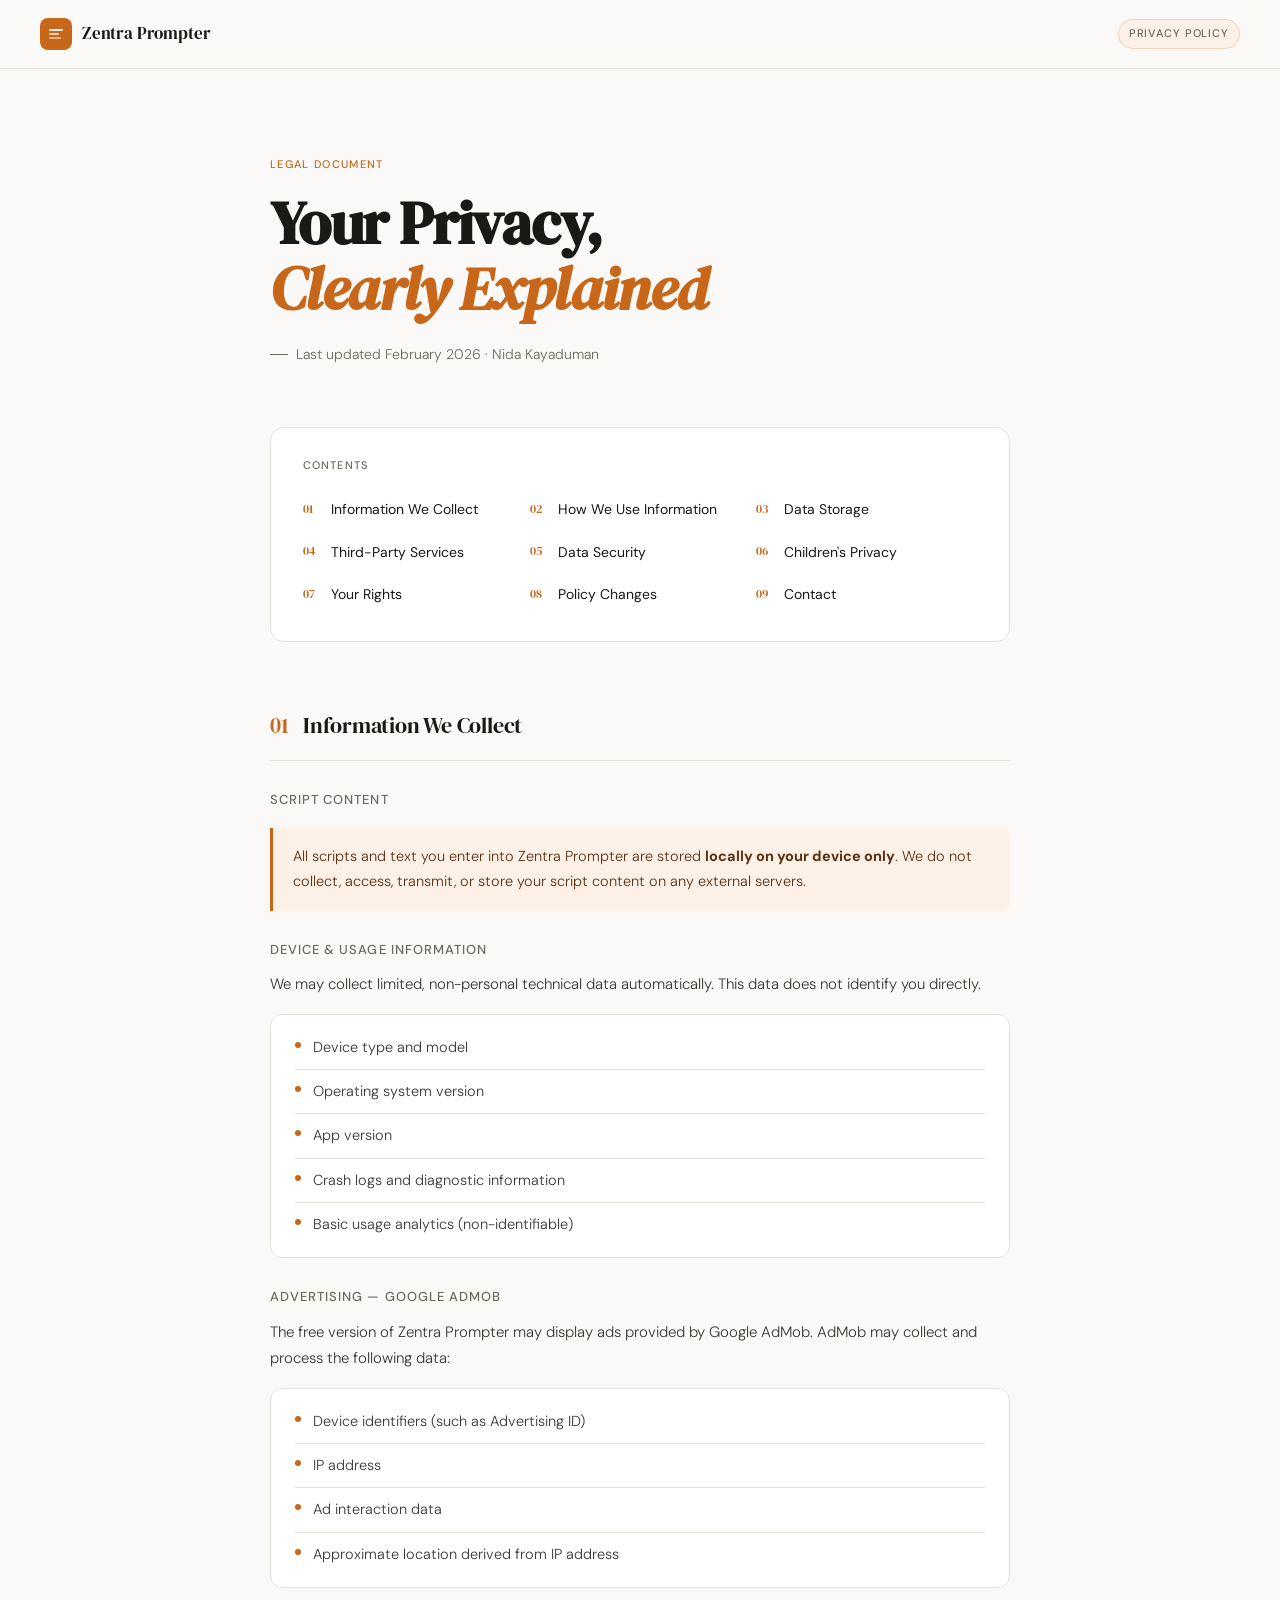
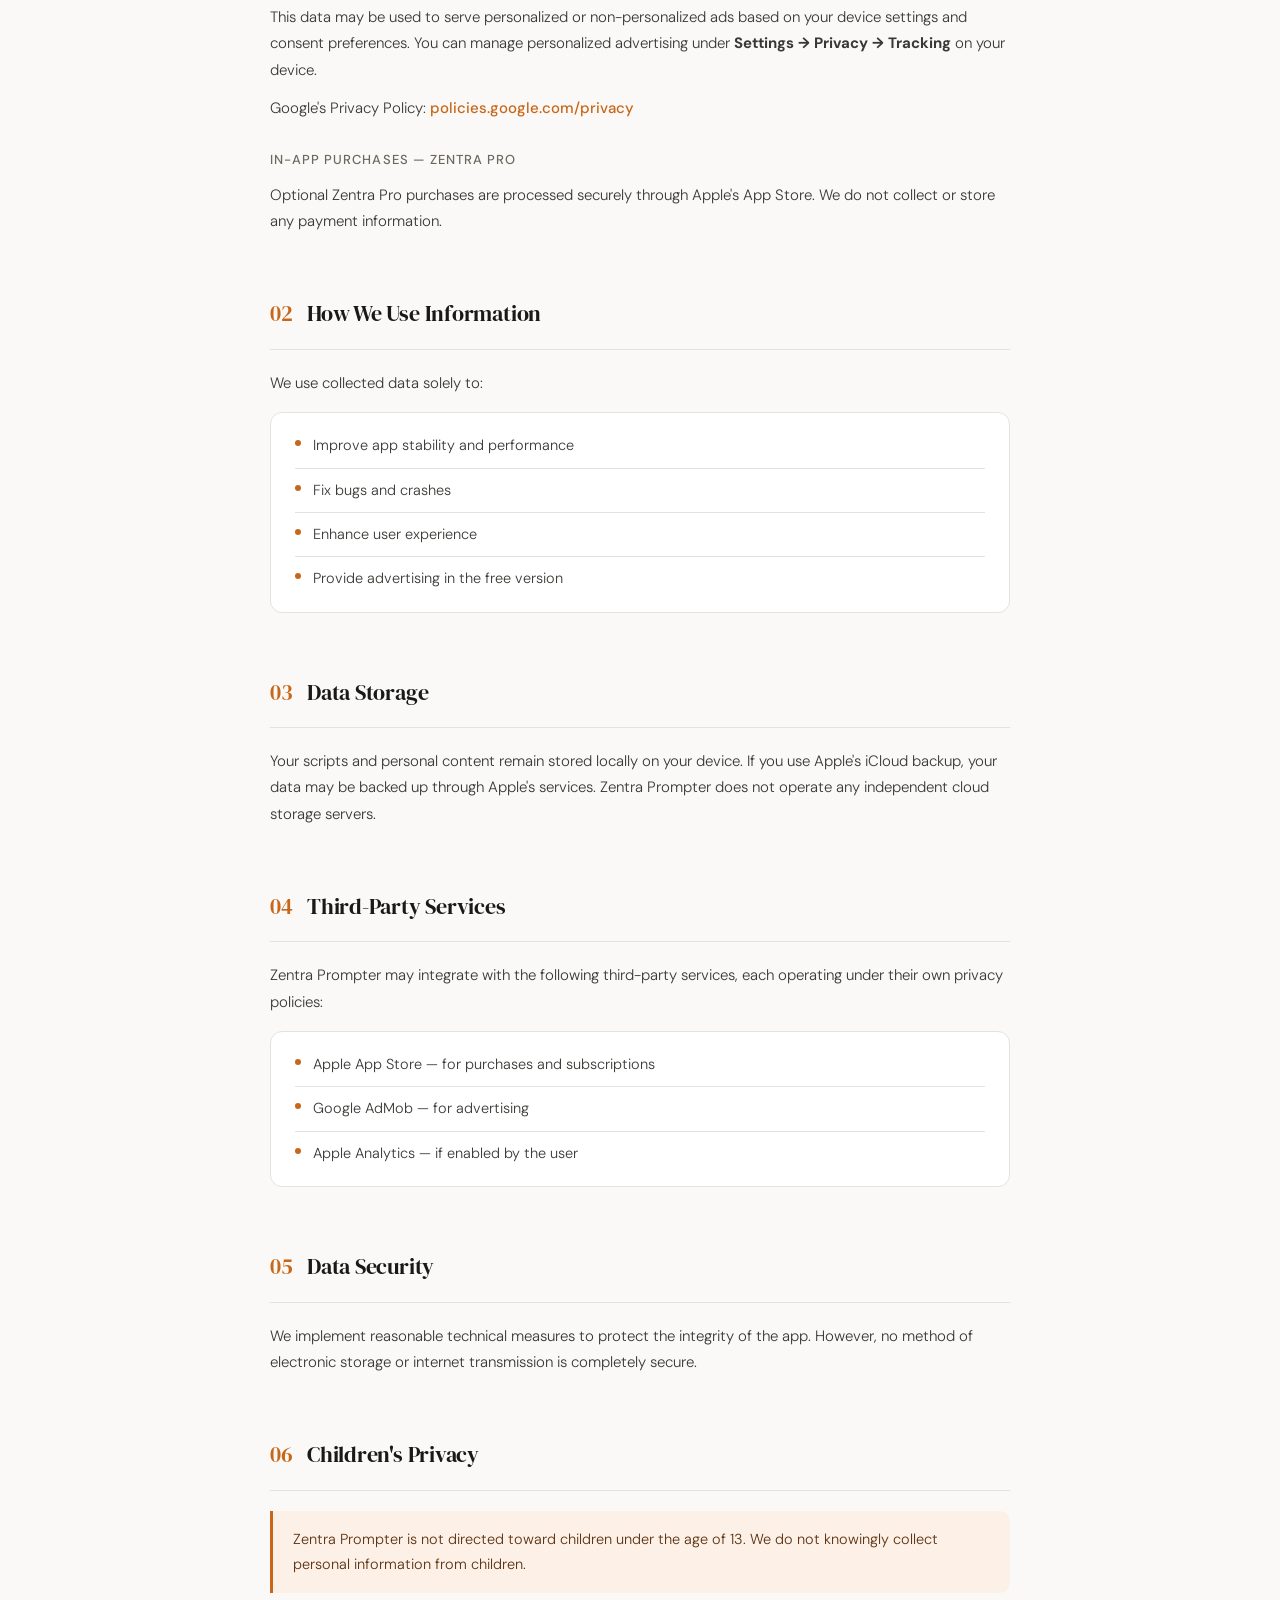
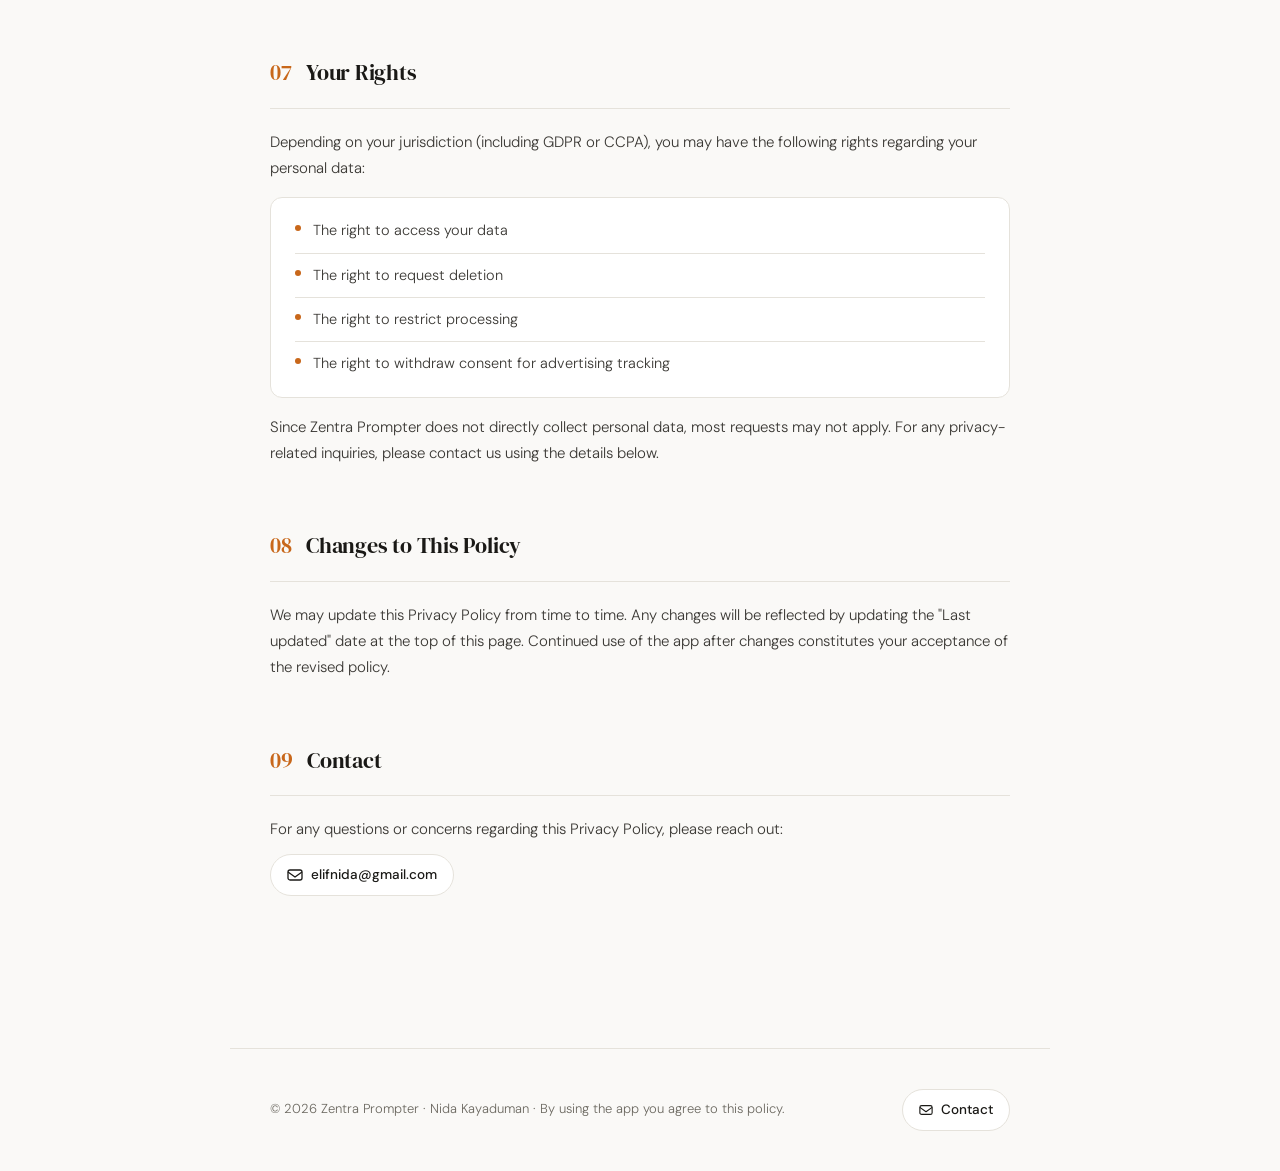
<file: zentra-privacy.html>
<!DOCTYPE html>
<html lang="en">
<head>
<meta charset="UTF-8">
<title>Zentra Prompter — Privacy Policy</title>
<meta name="viewport" content="width=device-width, initial-scale=1.0">
<link rel="preconnect" href="https://fonts.googleapis.com">
<link rel="preconnect" href="https://fonts.gstatic.com" crossorigin>
<link href="https://fonts.googleapis.com/css2?family=DM+Serif+Display:ital@0;1&family=DM+Sans:wght@300;400;500&display=swap" rel="stylesheet">
<style>
  *, *::before, *::after { box-sizing: border-box; margin: 0; padding: 0; }

  :root {
    --bg: #faf9f7;
    --ink: #1a1916;
    --muted: #6b6860;
    --accent: #c8671a;
    --accent-light: #fdf0e6;
    --border: #e5e2db;
    --card: #ffffff;
    --rule: rgba(200,103,26,0.15);
  }

  html { scroll-behavior: smooth; }

  body {
    background: var(--bg);
    color: var(--ink);
    font-family: 'DM Sans', sans-serif;
    font-weight: 300;
    font-size: 16px;
    line-height: 1.75;
    min-height: 100vh;
  }

  /* ── HEADER ── */
  header {
    position: sticky;
    top: 0;
    z-index: 100;
    background: rgba(250,249,247,0.85);
    backdrop-filter: blur(14px);
    -webkit-backdrop-filter: blur(14px);
    border-bottom: 1px solid var(--border);
    padding: 18px 40px;
    display: flex;
    align-items: center;
    justify-content: space-between;
    gap: 16px;
  }

  .logo {
    display: flex;
    align-items: center;
    gap: 10px;
    text-decoration: none;
  }

  .logo-icon {
    width: 32px;
    height: 32px;
    background: var(--accent);
    border-radius: 8px;
    display: grid;
    place-items: center;
  }

  .logo-icon svg { display: block; }

  .logo-name {
    font-family: 'DM Serif Display', serif;
    font-size: 17px;
    color: var(--ink);
    letter-spacing: -0.01em;
  }

  .badge {
    font-size: 11px;
    font-weight: 500;
    letter-spacing: 0.08em;
    text-transform: uppercase;
    color: var(--muted);
    background: var(--accent-light);
    border: 1px solid rgba(200,103,26,0.2);
    padding: 4px 10px;
    border-radius: 20px;
  }

  /* ── HERO ── */
  .hero {
    padding: 80px 40px 60px;
    max-width: 820px;
    margin: 0 auto;
    animation: fadeUp 0.6s ease both;
  }

  .hero-label {
    display: inline-block;
    font-size: 11px;
    font-weight: 500;
    letter-spacing: 0.12em;
    text-transform: uppercase;
    color: var(--accent);
    margin-bottom: 16px;
  }

  .hero h1 {
    font-family: 'DM Serif Display', serif;
    font-size: clamp(38px, 6vw, 60px);
    line-height: 1.1;
    letter-spacing: -0.02em;
    color: var(--ink);
  }

  .hero h1 em {
    font-style: italic;
    color: var(--accent);
  }

  .hero-meta {
    margin-top: 20px;
    font-size: 14px;
    color: var(--muted);
    display: flex;
    align-items: center;
    gap: 8px;
  }

  .hero-meta::before {
    content: '';
    display: inline-block;
    width: 18px;
    height: 1px;
    background: var(--muted);
  }

  /* ── LAYOUT ── */
  .container {
    max-width: 820px;
    margin: 0 auto;
    padding: 0 40px 100px;
  }

  /* ── TOC ── */
  .toc {
    background: var(--card);
    border: 1px solid var(--border);
    border-radius: 14px;
    padding: 28px 32px;
    margin-bottom: 56px;
    animation: fadeUp 0.6s 0.1s ease both;
  }

  .toc-title {
    font-size: 11px;
    font-weight: 500;
    letter-spacing: 0.1em;
    text-transform: uppercase;
    color: var(--muted);
    margin-bottom: 16px;
  }

  .toc-grid {
    display: grid;
    grid-template-columns: repeat(auto-fill, minmax(200px, 1fr));
    gap: 6px;
  }

  .toc a {
    color: var(--ink);
    text-decoration: none;
    font-size: 14px;
    font-weight: 400;
    padding: 6px 0;
    display: flex;
    align-items: center;
    gap: 10px;
    transition: color 0.2s;
  }

  .toc a:hover { color: var(--accent); }

  .toc-num {
    font-family: 'DM Serif Display', serif;
    font-size: 12px;
    color: var(--accent);
    min-width: 18px;
  }

  /* ── SECTIONS ── */
  .section {
    margin-bottom: 52px;
    animation: fadeUp 0.5s ease both;
    padding-top: 8px;
  }

  .section-header {
    display: flex;
    align-items: baseline;
    gap: 14px;
    margin-bottom: 20px;
    padding-bottom: 16px;
    border-bottom: 1px solid var(--border);
  }

  .section-num {
    font-family: 'DM Serif Display', serif;
    font-size: 22px;
    color: var(--accent);
    line-height: 1;
    flex-shrink: 0;
  }

  .section h2 {
    font-family: 'DM Serif Display', serif;
    font-size: 22px;
    font-weight: 400;
    letter-spacing: -0.01em;
    color: var(--ink);
  }

  .section h3 {
    font-family: 'DM Sans', sans-serif;
    font-size: 13px;
    font-weight: 500;
    letter-spacing: 0.08em;
    text-transform: uppercase;
    color: var(--muted);
    margin: 28px 0 10px;
  }

  .section p {
    color: #3a3834;
    font-size: 15px;
    margin-bottom: 12px;
  }

  /* ── CARDS ── */
  .card {
    background: var(--card);
    border: 1px solid var(--border);
    border-radius: 12px;
    padding: 20px 24px;
    margin: 16px 0;
  }

  .card-row {
    display: flex;
    align-items: flex-start;
    gap: 12px;
    padding: 9px 0;
    border-bottom: 1px solid var(--border);
    font-size: 14.5px;
    color: #3a3834;
  }

  .card-row:last-child { border-bottom: none; padding-bottom: 0; }
  .card-row:first-child { padding-top: 0; }

  .dot {
    width: 6px;
    height: 6px;
    border-radius: 50%;
    background: var(--accent);
    flex-shrink: 0;
    margin-top: 7px;
  }

  /* ── HIGHLIGHT BOX ── */
  .highlight {
    background: var(--accent-light);
    border-left: 3px solid var(--accent);
    border-radius: 0 10px 10px 0;
    padding: 16px 20px;
    margin: 16px 0;
    font-size: 14.5px;
    color: #5a3010;
  }

  /* ── LINK ── */
  a.ext {
    color: var(--accent);
    text-decoration: none;
    font-weight: 500;
  }
  a.ext:hover { text-decoration: underline; }

  /* ── FOOTER ── */
  footer {
    border-top: 1px solid var(--border);
    padding: 40px;
    max-width: 820px;
    margin: 0 auto;
    display: flex;
    align-items: center;
    justify-content: space-between;
    gap: 16px;
    flex-wrap: wrap;
  }

  .footer-copy {
    font-size: 13px;
    color: var(--muted);
  }

  .contact-chip {
    display: inline-flex;
    align-items: center;
    gap: 8px;
    padding: 8px 16px;
    background: var(--card);
    border: 1px solid var(--border);
    border-radius: 40px;
    font-size: 13.5px;
    font-weight: 500;
    color: var(--ink);
    text-decoration: none;
    transition: border-color 0.2s, color 0.2s;
  }

  .contact-chip:hover {
    border-color: var(--accent);
    color: var(--accent);
  }

  /* ── ANIMATIONS ── */
  @keyframes fadeUp {
    from { opacity: 0; transform: translateY(16px); }
    to   { opacity: 1; transform: translateY(0); }
  }

  .section:nth-child(1)  { animation-delay: 0.05s; }
  .section:nth-child(2)  { animation-delay: 0.10s; }
  .section:nth-child(3)  { animation-delay: 0.15s; }
  .section:nth-child(4)  { animation-delay: 0.20s; }
  .section:nth-child(5)  { animation-delay: 0.25s; }
  .section:nth-child(6)  { animation-delay: 0.30s; }
  .section:nth-child(7)  { animation-delay: 0.35s; }
  .section:nth-child(8)  { animation-delay: 0.40s; }
  .section:nth-child(9)  { animation-delay: 0.45s; }

  /* ── RESPONSIVE ── */
  @media (max-width: 600px) {
    header { padding: 16px 20px; }
    .hero, .container { padding-left: 20px; padding-right: 20px; }
    .hero { padding-top: 48px; }
    footer { padding: 32px 20px; }
    .toc-grid { grid-template-columns: 1fr; }
  }
</style>
</head>
<body>

<!-- HEADER -->
<header>
  <a class="logo" href="#">
    <div class="logo-icon">
      <svg width="18" height="18" viewBox="0 0 18 18" fill="none">
        <rect x="2" y="4" width="14" height="2" rx="1" fill="white" opacity="0.9"/>
        <rect x="2" y="8" width="10" height="2" rx="1" fill="white" opacity="0.7"/>
        <rect x="2" y="12" width="12" height="2" rx="1" fill="white" opacity="0.5"/>
      </svg>
    </div>
    <span class="logo-name">Zentra Prompter</span>
  </a>
  <span class="badge">Privacy Policy</span>
</header>

<!-- HERO -->
<div class="hero">
  <span class="hero-label">Legal Document</span>
  <h1>Your Privacy,<br><em>Clearly Explained</em></h1>
  <p class="hero-meta">Last updated February 2026 · Nida Kayaduman</p>
</div>

<!-- MAIN CONTENT -->
<div class="container">

  <!-- TOC -->
  <nav class="toc" aria-label="Table of contents">
    <div class="toc-title">Contents</div>
    <div class="toc-grid">
      <a href="#s1"><span class="toc-num">01</span> Information We Collect</a>
      <a href="#s2"><span class="toc-num">02</span> How We Use Information</a>
      <a href="#s3"><span class="toc-num">03</span> Data Storage</a>
      <a href="#s4"><span class="toc-num">04</span> Third-Party Services</a>
      <a href="#s5"><span class="toc-num">05</span> Data Security</a>
      <a href="#s6"><span class="toc-num">06</span> Children's Privacy</a>
      <a href="#s7"><span class="toc-num">07</span> Your Rights</a>
      <a href="#s8"><span class="toc-num">08</span> Policy Changes</a>
      <a href="#s9"><span class="toc-num">09</span> Contact</a>
    </div>
  </nav>

  <!-- S1 -->
  <section class="section" id="s1">
    <div class="section-header">
      <span class="section-num">01</span>
      <h2>Information We Collect</h2>
    </div>

    <h3>Script Content</h3>
    <div class="highlight">
      All scripts and text you enter into Zentra Prompter are stored <strong>locally on your device only</strong>. We do not collect, access, transmit, or store your script content on any external servers.
    </div>

    <h3>Device &amp; Usage Information</h3>
    <p>We may collect limited, non-personal technical data automatically. This data does not identify you directly.</p>
    <div class="card">
      <div class="card-row"><span class="dot"></span>Device type and model</div>
      <div class="card-row"><span class="dot"></span>Operating system version</div>
      <div class="card-row"><span class="dot"></span>App version</div>
      <div class="card-row"><span class="dot"></span>Crash logs and diagnostic information</div>
      <div class="card-row"><span class="dot"></span>Basic usage analytics (non-identifiable)</div>
    </div>

    <h3>Advertising — Google AdMob</h3>
    <p>The free version of Zentra Prompter may display ads provided by Google AdMob. AdMob may collect and process the following data:</p>
    <div class="card">
      <div class="card-row"><span class="dot"></span>Device identifiers (such as Advertising ID)</div>
      <div class="card-row"><span class="dot"></span>IP address</div>
      <div class="card-row"><span class="dot"></span>Ad interaction data</div>
      <div class="card-row"><span class="dot"></span>Approximate location derived from IP address</div>
    </div>
    <p style="margin-top:14px;">This data may be used to serve personalized or non-personalized ads based on your device settings and consent preferences. You can manage personalized advertising under <strong>Settings → Privacy → Tracking</strong> on your device.</p>
    <p>Google's Privacy Policy: <a class="ext" href="https://policies.google.com/privacy" target="_blank">policies.google.com/privacy</a></p>

    <h3>In-App Purchases — Zentra Pro</h3>
    <p>Optional Zentra Pro purchases are processed securely through Apple's App Store. We do not collect or store any payment information.</p>
  </section>

  <!-- S2 -->
  <section class="section" id="s2">
    <div class="section-header">
      <span class="section-num">02</span>
      <h2>How We Use Information</h2>
    </div>
    <p>We use collected data solely to:</p>
    <div class="card">
      <div class="card-row"><span class="dot"></span>Improve app stability and performance</div>
      <div class="card-row"><span class="dot"></span>Fix bugs and crashes</div>
      <div class="card-row"><span class="dot"></span>Enhance user experience</div>
      <div class="card-row"><span class="dot"></span>Provide advertising in the free version</div>
    </div>
  </section>

  <!-- S3 -->
  <section class="section" id="s3">
    <div class="section-header">
      <span class="section-num">03</span>
      <h2>Data Storage</h2>
    </div>
    <p>Your scripts and personal content remain stored locally on your device. If you use Apple's iCloud backup, your data may be backed up through Apple's services. Zentra Prompter does not operate any independent cloud storage servers.</p>
  </section>

  <!-- S4 -->
  <section class="section" id="s4">
    <div class="section-header">
      <span class="section-num">04</span>
      <h2>Third-Party Services</h2>
    </div>
    <p>Zentra Prompter may integrate with the following third-party services, each operating under their own privacy policies:</p>
    <div class="card">
      <div class="card-row"><span class="dot"></span>Apple App Store — for purchases and subscriptions</div>
      <div class="card-row"><span class="dot"></span>Google AdMob — for advertising</div>
      <div class="card-row"><span class="dot"></span>Apple Analytics — if enabled by the user</div>
    </div>
  </section>

  <!-- S5 -->
  <section class="section" id="s5">
    <div class="section-header">
      <span class="section-num">05</span>
      <h2>Data Security</h2>
    </div>
    <p>We implement reasonable technical measures to protect the integrity of the app. However, no method of electronic storage or internet transmission is completely secure.</p>
  </section>

  <!-- S6 -->
  <section class="section" id="s6">
    <div class="section-header">
      <span class="section-num">06</span>
      <h2>Children's Privacy</h2>
    </div>
    <div class="highlight">
      Zentra Prompter is not directed toward children under the age of 13. We do not knowingly collect personal information from children.
    </div>
  </section>

  <!-- S7 -->
  <section class="section" id="s7">
    <div class="section-header">
      <span class="section-num">07</span>
      <h2>Your Rights</h2>
    </div>
    <p>Depending on your jurisdiction (including GDPR or CCPA), you may have the following rights regarding your personal data:</p>
    <div class="card">
      <div class="card-row"><span class="dot"></span>The right to access your data</div>
      <div class="card-row"><span class="dot"></span>The right to request deletion</div>
      <div class="card-row"><span class="dot"></span>The right to restrict processing</div>
      <div class="card-row"><span class="dot"></span>The right to withdraw consent for advertising tracking</div>
    </div>
    <p style="margin-top:14px;">Since Zentra Prompter does not directly collect personal data, most requests may not apply. For any privacy-related inquiries, please contact us using the details below.</p>
  </section>

  <!-- S8 -->
  <section class="section" id="s8">
    <div class="section-header">
      <span class="section-num">08</span>
      <h2>Changes to This Policy</h2>
    </div>
    <p>We may update this Privacy Policy from time to time. Any changes will be reflected by updating the "Last updated" date at the top of this page. Continued use of the app after changes constitutes your acceptance of the revised policy.</p>
  </section>

  <!-- S9 -->
  <section class="section" id="s9">
    <div class="section-header">
      <span class="section-num">09</span>
      <h2>Contact</h2>
    </div>
    <p>For any questions or concerns regarding this Privacy Policy, please reach out:</p>
    <a class="contact-chip" href="mailto:elifnida@gmail.com">
      <svg width="16" height="16" viewBox="0 0 16 16" fill="none">
        <rect x="1" y="3" width="14" height="10" rx="2" stroke="currentColor" stroke-width="1.3"/>
        <path d="M1 5l7 5 7-5" stroke="currentColor" stroke-width="1.3" stroke-linejoin="round"/>
      </svg>
      elifnida@gmail.com
    </a>
  </section>

</div>

<!-- FOOTER -->
<footer>
  <p class="footer-copy">© 2026 Zentra Prompter · Nida Kayaduman · By using the app you agree to this policy.</p>
  <a class="contact-chip" href="mailto:elifnida@gmail.com">
    <svg width="14" height="14" viewBox="0 0 16 16" fill="none">
      <rect x="1" y="3" width="14" height="10" rx="2" stroke="currentColor" stroke-width="1.3"/>
      <path d="M1 5l7 5 7-5" stroke="currentColor" stroke-width="1.3" stroke-linejoin="round"/>
    </svg>
    Contact
  </a>
</footer>

</body>
</html>
</file>
<file: assets/index-CqtDcAgT.css>
@import"https://fonts.googleapis.com/css2?family=Space+Grotesk:wght@400;500;600;700&family=Inter:wght@300;400;500;600;700&display=swap";*,:before,:after{--tw-border-spacing-x: 0;--tw-border-spacing-y: 0;--tw-translate-x: 0;--tw-translate-y: 0;--tw-rotate: 0;--tw-skew-x: 0;--tw-skew-y: 0;--tw-scale-x: 1;--tw-scale-y: 1;--tw-pan-x: ;--tw-pan-y: ;--tw-pinch-zoom: ;--tw-scroll-snap-strictness: proximity;--tw-gradient-from-position: ;--tw-gradient-via-position: ;--tw-gradient-to-position: ;--tw-ordinal: ;--tw-slashed-zero: ;--tw-numeric-figure: ;--tw-numeric-spacing: ;--tw-numeric-fraction: ;--tw-ring-inset: ;--tw-ring-offset-width: 0px;--tw-ring-offset-color: #fff;--tw-ring-color: rgb(59 130 246 / .5);--tw-ring-offset-shadow: 0 0 #0000;--tw-ring-shadow: 0 0 #0000;--tw-shadow: 0 0 #0000;--tw-shadow-colored: 0 0 #0000;--tw-blur: ;--tw-brightness: ;--tw-contrast: ;--tw-grayscale: ;--tw-hue-rotate: ;--tw-invert: ;--tw-saturate: ;--tw-sepia: ;--tw-drop-shadow: ;--tw-backdrop-blur: ;--tw-backdrop-brightness: ;--tw-backdrop-contrast: ;--tw-backdrop-grayscale: ;--tw-backdrop-hue-rotate: ;--tw-backdrop-invert: ;--tw-backdrop-opacity: ;--tw-backdrop-saturate: ;--tw-backdrop-sepia: ;--tw-contain-size: ;--tw-contain-layout: ;--tw-contain-paint: ;--tw-contain-style: }::backdrop{--tw-border-spacing-x: 0;--tw-border-spacing-y: 0;--tw-translate-x: 0;--tw-translate-y: 0;--tw-rotate: 0;--tw-skew-x: 0;--tw-skew-y: 0;--tw-scale-x: 1;--tw-scale-y: 1;--tw-pan-x: ;--tw-pan-y: ;--tw-pinch-zoom: ;--tw-scroll-snap-strictness: proximity;--tw-gradient-from-position: ;--tw-gradient-via-position: ;--tw-gradient-to-position: ;--tw-ordinal: ;--tw-slashed-zero: ;--tw-numeric-figure: ;--tw-numeric-spacing: ;--tw-numeric-fraction: ;--tw-ring-inset: ;--tw-ring-offset-width: 0px;--tw-ring-offset-color: #fff;--tw-ring-color: rgb(59 130 246 / .5);--tw-ring-offset-shadow: 0 0 #0000;--tw-ring-shadow: 0 0 #0000;--tw-shadow: 0 0 #0000;--tw-shadow-colored: 0 0 #0000;--tw-blur: ;--tw-brightness: ;--tw-contrast: ;--tw-grayscale: ;--tw-hue-rotate: ;--tw-invert: ;--tw-saturate: ;--tw-sepia: ;--tw-drop-shadow: ;--tw-backdrop-blur: ;--tw-backdrop-brightness: ;--tw-backdrop-contrast: ;--tw-backdrop-grayscale: ;--tw-backdrop-hue-rotate: ;--tw-backdrop-invert: ;--tw-backdrop-opacity: ;--tw-backdrop-saturate: ;--tw-backdrop-sepia: ;--tw-contain-size: ;--tw-contain-layout: ;--tw-contain-paint: ;--tw-contain-style: }*,:before,:after{box-sizing:border-box;border-width:0;border-style:solid;border-color:#e5e7eb}:before,:after{--tw-content: ""}html,:host{line-height:1.5;-webkit-text-size-adjust:100%;-moz-tab-size:4;-o-tab-size:4;tab-size:4;font-family:Inter,system-ui,sans-serif;font-feature-settings:normal;font-variation-settings:normal;-webkit-tap-highlight-color:transparent}body{margin:0;line-height:inherit}hr{height:0;color:inherit;border-top-width:1px}abbr:where([title]){-webkit-text-decoration:underline dotted;text-decoration:underline dotted}h1,h2,h3,h4,h5,h6{font-size:inherit;font-weight:inherit}a{color:inherit;text-decoration:inherit}b,strong{font-weight:bolder}code,kbd,samp,pre{font-family:ui-monospace,SFMono-Regular,Menlo,Monaco,Consolas,Liberation Mono,Courier New,monospace;font-feature-settings:normal;font-variation-settings:normal;font-size:1em}small{font-size:80%}sub,sup{font-size:75%;line-height:0;position:relative;vertical-align:baseline}sub{bottom:-.25em}sup{top:-.5em}table{text-indent:0;border-color:inherit;border-collapse:collapse}button,input,optgroup,select,textarea{font-family:inherit;font-feature-settings:inherit;font-variation-settings:inherit;font-size:100%;font-weight:inherit;line-height:inherit;letter-spacing:inherit;color:inherit;margin:0;padding:0}button,select{text-transform:none}button,input:where([type=button]),input:where([type=reset]),input:where([type=submit]){-webkit-appearance:button;background-color:transparent;background-image:none}:-moz-focusring{outline:auto}:-moz-ui-invalid{box-shadow:none}progress{vertical-align:baseline}::-webkit-inner-spin-button,::-webkit-outer-spin-button{height:auto}[type=search]{-webkit-appearance:textfield;outline-offset:-2px}::-webkit-search-decoration{-webkit-appearance:none}::-webkit-file-upload-button{-webkit-appearance:button;font:inherit}summary{display:list-item}blockquote,dl,dd,h1,h2,h3,h4,h5,h6,hr,figure,p,pre{margin:0}fieldset{margin:0;padding:0}legend{padding:0}ol,ul,menu{list-style:none;margin:0;padding:0}dialog{padding:0}textarea{resize:vertical}input::-moz-placeholder,textarea::-moz-placeholder{opacity:1;color:#9ca3af}input::placeholder,textarea::placeholder{opacity:1;color:#9ca3af}button,[role=button]{cursor:pointer}:disabled{cursor:default}img,svg,video,canvas,audio,iframe,embed,object{display:block;vertical-align:middle}img,video{max-width:100%;height:auto}[hidden]:where(:not([hidden=until-found])){display:none}*{border-color:hsl(var(--border))}html{scroll-behavior:smooth}body{background-color:hsl(var(--background));color:hsl(var(--foreground));font-family:Inter,system-ui,-apple-system,sans-serif;font-feature-settings:"ss01","cv11";overflow-x:hidden}h1,h2,h3,h4{font-family:Space Grotesk,Inter,sans-serif;letter-spacing:-.02em}::-moz-selection{background:hsl(var(--lilac) / .4);color:hsl(var(--foreground))}::selection{background:hsl(var(--lilac) / .4);color:hsl(var(--foreground))}.container{width:100%;margin-right:auto;margin-left:auto;padding-right:1rem;padding-left:1rem}@media (min-width: 40rem){.container{max-width:40rem}}@media (min-width: 48rem){.container{max-width:48rem}}@media (min-width: 64rem){.container{max-width:64rem}}@media (min-width: 80rem){.container{max-width:80rem}}@media (min-width: 96rem){.container{max-width:96rem}}.sr-only{position:absolute;width:1px;height:1px;padding:0;margin:-1px;overflow:hidden;clip:rect(0,0,0,0);white-space:nowrap;border-width:0}.pointer-events-none{pointer-events:none}.pointer-events-auto{pointer-events:auto}.visible{visibility:visible}.invisible{visibility:hidden}.fixed{position:fixed}.absolute{position:absolute}.relative{position:relative}.-inset-4{top:-1rem;right:-1rem;bottom:-1rem;left:-1rem}.inset-0{top:0;right:0;bottom:0;left:0}.inset-x-0{left:0;right:0}.inset-y-0{top:0;bottom:0}.-bottom-1{bottom:-.25rem}.-bottom-12{bottom:-3rem}.-bottom-3{bottom:-.75rem}.-left-12{left:-3rem}.-left-20{left:-5rem}.-left-24{left:-6rem}.-right-12{right:-3rem}.-right-40{right:-10rem}.-top-12{top:-3rem}.-top-2{top:-.5rem}.-top-32{top:-8rem}.-top-8{top:-2rem}.bottom-0{bottom:0}.bottom-0\.5{bottom:.125rem}.bottom-1\.5{bottom:.375rem}.bottom-10{bottom:2.5rem}.bottom-12{bottom:3rem}.bottom-2{bottom:.5rem}.bottom-32{bottom:8rem}.bottom-4{bottom:1rem}.bottom-6{bottom:1.5rem}.bottom-8{bottom:2rem}.left-0{left:0}.left-1{left:.25rem}.left-1\.5{left:.375rem}.left-1\/2{left:50%}.left-1\/3{left:33.333333%}.left-1\/4{left:25%}.left-2{left:.5rem}.left-20{left:5rem}.left-3{left:.75rem}.left-4{left:1rem}.left-8{left:2rem}.left-\[50\%\]{left:50%}.right-0{right:0}.right-1{right:.25rem}.right-1\.5{right:.375rem}.right-1\/4{right:25%}.right-2{right:.5rem}.right-3{right:.75rem}.right-32{right:8rem}.right-4{right:1rem}.right-6{right:1.5rem}.right-8{right:2rem}.top-0{top:0}.top-0\.5{top:.125rem}.top-1\.5{top:.375rem}.top-1\/2{top:50%}.top-1\/3{top:33.333333%}.top-1\/4{top:25%}.top-10{top:2.5rem}.top-2{top:.5rem}.top-20{top:5rem}.top-3{top:.75rem}.top-3\.5{top:.875rem}.top-4{top:1rem}.top-40{top:10rem}.top-6{top:1.5rem}.top-8{top:2rem}.top-\[1px\]{top:1px}.top-\[50\%\]{top:50%}.top-\[60\%\]{top:60%}.top-full{top:100%}.-z-10{z-index:-10}.z-10{z-index:10}.z-20{z-index:20}.z-40{z-index:40}.z-50{z-index:50}.z-\[100\]{z-index:100}.z-\[1\]{z-index:1}.-mx-1{margin-left:-.25rem;margin-right:-.25rem}.mx-2{margin-left:.5rem;margin-right:.5rem}.mx-3{margin-left:.75rem;margin-right:.75rem}.mx-3\.5{margin-left:.875rem;margin-right:.875rem}.mx-auto{margin-left:auto;margin-right:auto}.my-0\.5{margin-top:.125rem;margin-bottom:.125rem}.my-1{margin-top:.25rem;margin-bottom:.25rem}.-ml-4{margin-left:-1rem}.-mt-4{margin-top:-1rem}.mb-1{margin-bottom:.25rem}.mb-10{margin-bottom:2.5rem}.mb-12{margin-bottom:3rem}.mb-16{margin-bottom:4rem}.mb-2{margin-bottom:.5rem}.mb-20{margin-bottom:5rem}.mb-24{margin-bottom:6rem}.mb-3{margin-bottom:.75rem}.mb-4{margin-bottom:1rem}.mb-5{margin-bottom:1.25rem}.mb-6{margin-bottom:1.5rem}.mb-8{margin-bottom:2rem}.ml-1{margin-left:.25rem}.ml-auto{margin-left:auto}.mr-2{margin-right:.5rem}.mt-1{margin-top:.25rem}.mt-1\.5{margin-top:.375rem}.mt-10{margin-top:2.5rem}.mt-16{margin-top:4rem}.mt-2{margin-top:.5rem}.mt-20{margin-top:5rem}.mt-24{margin-top:6rem}.mt-4{margin-top:1rem}.mt-6{margin-top:1.5rem}.mt-8{margin-top:2rem}.mt-auto{margin-top:auto}.block{display:block}.flex{display:flex}.inline-flex{display:inline-flex}.table{display:table}.grid{display:grid}.hidden{display:none}.aspect-square{aspect-ratio:1 / 1}.aspect-video{aspect-ratio:16 / 9}.size-4{width:1rem;height:1rem}.h-0\.5{height:.125rem}.h-1{height:.25rem}.h-1\.5{height:.375rem}.h-10{height:2.5rem}.h-11{height:2.75rem}.h-12{height:3rem}.h-14{height:3.5rem}.h-16{height:4rem}.h-2{height:.5rem}.h-2\.5{height:.625rem}.h-20{height:5rem}.h-24{height:6rem}.h-3{height:.75rem}.h-3\.5{height:.875rem}.h-32{height:8rem}.h-4{height:1rem}.h-40{height:10rem}.h-48{height:12rem}.h-5{height:1.25rem}.h-6{height:1.5rem}.h-64{height:16rem}.h-7{height:1.75rem}.h-8{height:2rem}.h-9{height:2.25rem}.h-96{height:24rem}.h-\[1px\]{height:1px}.h-\[400px\]{height:400px}.h-\[420px\]{height:420px}.h-\[450px\]{height:450px}.h-\[500px\]{height:500px}.h-\[520px\]{height:520px}.h-\[600px\]{height:600px}.h-\[var\(--radix-navigation-menu-viewport-height\)\]{height:var(--radix-navigation-menu-viewport-height)}.h-\[var\(--radix-select-trigger-height\)\]{height:var(--radix-select-trigger-height)}.h-auto{height:auto}.h-full{height:100%}.h-px{height:1px}.h-screen{height:100vh}.h-svh{height:100svh}.max-h-96{max-height:24rem}.max-h-\[300px\]{max-height:300px}.max-h-screen{max-height:100vh}.min-h-0{min-height:0px}.min-h-\[80px\]{min-height:80px}.min-h-screen{min-height:100vh}.min-h-svh{min-height:100svh}.w-0{width:0px}.w-1{width:.25rem}.w-1\.5{width:.375rem}.w-10{width:2.5rem}.w-11{width:2.75rem}.w-12{width:3rem}.w-14{width:3.5rem}.w-16{width:4rem}.w-2{width:.5rem}.w-2\.5{width:.625rem}.w-20{width:5rem}.w-28{width:7rem}.w-3{width:.75rem}.w-3\.5{width:.875rem}.w-3\/4{width:75%}.w-32{width:8rem}.w-4{width:1rem}.w-5{width:1.25rem}.w-6{width:1.5rem}.w-64{width:16rem}.w-7{width:1.75rem}.w-72{width:18rem}.w-8{width:2rem}.w-9{width:2.25rem}.w-96{width:24rem}.w-\[--sidebar-width\]{width:var(--sidebar-width)}.w-\[100px\]{width:100px}.w-\[1px\]{width:1px}.w-\[260px\]{width:260px}.w-\[400px\]{width:400px}.w-\[420px\]{width:420px}.w-\[450px\]{width:450px}.w-\[500px\]{width:500px}.w-\[520px\]{width:520px}.w-\[600px\]{width:600px}.w-auto{width:auto}.w-full{width:100%}.w-max{width:-moz-max-content;width:max-content}.w-px{width:1px}.min-w-0{min-width:0px}.min-w-5{min-width:1.25rem}.min-w-\[12rem\]{min-width:12rem}.min-w-\[8rem\]{min-width:8rem}.min-w-\[var\(--radix-select-trigger-width\)\]{min-width:var(--radix-select-trigger-width)}.max-w-2xl{max-width:42rem}.max-w-3xl{max-width:48rem}.max-w-48{max-width:12rem}.max-w-4xl{max-width:56rem}.max-w-5xl{max-width:64rem}.max-w-6xl{max-width:72rem}.max-w-7xl{max-width:80rem}.max-w-\[--skeleton-width\]{max-width:var(--skeleton-width)}.max-w-\[90vw\]{max-width:90vw}.max-w-lg{max-width:32rem}.max-w-max{max-width:-moz-max-content;max-width:max-content}.flex-1{flex:1 1 0%}.shrink-0{flex-shrink:0}.grow{flex-grow:1}.grow-0{flex-grow:0}.basis-full{flex-basis:100%}.caption-bottom{caption-side:bottom}.border-collapse{border-collapse:collapse}.-translate-x-1\/2{--tw-translate-x: -50%;transform:translate(var(--tw-translate-x),var(--tw-translate-y)) rotate(var(--tw-rotate)) skew(var(--tw-skew-x)) skewY(var(--tw-skew-y)) scaleX(var(--tw-scale-x)) scaleY(var(--tw-scale-y))}.-translate-x-px{--tw-translate-x: -1px;transform:translate(var(--tw-translate-x),var(--tw-translate-y)) rotate(var(--tw-rotate)) skew(var(--tw-skew-x)) skewY(var(--tw-skew-y)) scaleX(var(--tw-scale-x)) scaleY(var(--tw-scale-y))}.-translate-y-1\/2{--tw-translate-y: -50%;transform:translate(var(--tw-translate-x),var(--tw-translate-y)) rotate(var(--tw-rotate)) skew(var(--tw-skew-x)) skewY(var(--tw-skew-y)) scaleX(var(--tw-scale-x)) scaleY(var(--tw-scale-y))}.-translate-y-2{--tw-translate-y: -.5rem;transform:translate(var(--tw-translate-x),var(--tw-translate-y)) rotate(var(--tw-rotate)) skew(var(--tw-skew-x)) skewY(var(--tw-skew-y)) scaleX(var(--tw-scale-x)) scaleY(var(--tw-scale-y))}.translate-x-\[-50\%\]{--tw-translate-x: -50%;transform:translate(var(--tw-translate-x),var(--tw-translate-y)) rotate(var(--tw-rotate)) skew(var(--tw-skew-x)) skewY(var(--tw-skew-y)) scaleX(var(--tw-scale-x)) scaleY(var(--tw-scale-y))}.translate-x-px{--tw-translate-x: 1px;transform:translate(var(--tw-translate-x),var(--tw-translate-y)) rotate(var(--tw-rotate)) skew(var(--tw-skew-x)) skewY(var(--tw-skew-y)) scaleX(var(--tw-scale-x)) scaleY(var(--tw-scale-y))}.translate-y-0{--tw-translate-y: 0px;transform:translate(var(--tw-translate-x),var(--tw-translate-y)) rotate(var(--tw-rotate)) skew(var(--tw-skew-x)) skewY(var(--tw-skew-y)) scaleX(var(--tw-scale-x)) scaleY(var(--tw-scale-y))}.translate-y-12{--tw-translate-y: 3rem;transform:translate(var(--tw-translate-x),var(--tw-translate-y)) rotate(var(--tw-rotate)) skew(var(--tw-skew-x)) skewY(var(--tw-skew-y)) scaleX(var(--tw-scale-x)) scaleY(var(--tw-scale-y))}.translate-y-8{--tw-translate-y: 2rem;transform:translate(var(--tw-translate-x),var(--tw-translate-y)) rotate(var(--tw-rotate)) skew(var(--tw-skew-x)) skewY(var(--tw-skew-y)) scaleX(var(--tw-scale-x)) scaleY(var(--tw-scale-y))}.translate-y-\[-50\%\]{--tw-translate-y: -50%;transform:translate(var(--tw-translate-x),var(--tw-translate-y)) rotate(var(--tw-rotate)) skew(var(--tw-skew-x)) skewY(var(--tw-skew-y)) scaleX(var(--tw-scale-x)) scaleY(var(--tw-scale-y))}.-rotate-1{--tw-rotate: -1deg;transform:translate(var(--tw-translate-x),var(--tw-translate-y)) rotate(var(--tw-rotate)) skew(var(--tw-skew-x)) skewY(var(--tw-skew-y)) scaleX(var(--tw-scale-x)) scaleY(var(--tw-scale-y))}.-rotate-2{--tw-rotate: -2deg;transform:translate(var(--tw-translate-x),var(--tw-translate-y)) rotate(var(--tw-rotate)) skew(var(--tw-skew-x)) skewY(var(--tw-skew-y)) scaleX(var(--tw-scale-x)) scaleY(var(--tw-scale-y))}.rotate-1{--tw-rotate: 1deg;transform:translate(var(--tw-translate-x),var(--tw-translate-y)) rotate(var(--tw-rotate)) skew(var(--tw-skew-x)) skewY(var(--tw-skew-y)) scaleX(var(--tw-scale-x)) scaleY(var(--tw-scale-y))}.rotate-2{--tw-rotate: 2deg;transform:translate(var(--tw-translate-x),var(--tw-translate-y)) rotate(var(--tw-rotate)) skew(var(--tw-skew-x)) skewY(var(--tw-skew-y)) scaleX(var(--tw-scale-x)) scaleY(var(--tw-scale-y))}.rotate-3{--tw-rotate: 3deg;transform:translate(var(--tw-translate-x),var(--tw-translate-y)) rotate(var(--tw-rotate)) skew(var(--tw-skew-x)) skewY(var(--tw-skew-y)) scaleX(var(--tw-scale-x)) scaleY(var(--tw-scale-y))}.rotate-45{--tw-rotate: 45deg;transform:translate(var(--tw-translate-x),var(--tw-translate-y)) rotate(var(--tw-rotate)) skew(var(--tw-skew-x)) skewY(var(--tw-skew-y)) scaleX(var(--tw-scale-x)) scaleY(var(--tw-scale-y))}.rotate-90{--tw-rotate: 90deg;transform:translate(var(--tw-translate-x),var(--tw-translate-y)) rotate(var(--tw-rotate)) skew(var(--tw-skew-x)) skewY(var(--tw-skew-y)) scaleX(var(--tw-scale-x)) scaleY(var(--tw-scale-y))}.scale-100{--tw-scale-x: 1;--tw-scale-y: 1;transform:translate(var(--tw-translate-x),var(--tw-translate-y)) rotate(var(--tw-rotate)) skew(var(--tw-skew-x)) skewY(var(--tw-skew-y)) scaleX(var(--tw-scale-x)) scaleY(var(--tw-scale-y))}.scale-105{--tw-scale-x: 1.05;--tw-scale-y: 1.05;transform:translate(var(--tw-translate-x),var(--tw-translate-y)) rotate(var(--tw-rotate)) skew(var(--tw-skew-x)) skewY(var(--tw-skew-y)) scaleX(var(--tw-scale-x)) scaleY(var(--tw-scale-y))}.scale-110{--tw-scale-x: 1.1;--tw-scale-y: 1.1;transform:translate(var(--tw-translate-x),var(--tw-translate-y)) rotate(var(--tw-rotate)) skew(var(--tw-skew-x)) skewY(var(--tw-skew-y)) scaleX(var(--tw-scale-x)) scaleY(var(--tw-scale-y))}.transform{transform:translate(var(--tw-translate-x),var(--tw-translate-y)) rotate(var(--tw-rotate)) skew(var(--tw-skew-x)) skewY(var(--tw-skew-y)) scaleX(var(--tw-scale-x)) scaleY(var(--tw-scale-y))}@keyframes pulse{50%{opacity:.5}}.animate-pulse{animation:pulse 2s cubic-bezier(.4,0,.6,1) infinite}.cursor-default{cursor:default}.cursor-pointer{cursor:pointer}.touch-none{touch-action:none}.select-none{-webkit-user-select:none;-moz-user-select:none;user-select:none}.list-none{list-style-type:none}.grid-cols-1{grid-template-columns:repeat(1,minmax(0,1fr))}.grid-cols-2{grid-template-columns:repeat(2,minmax(0,1fr))}.flex-row{flex-direction:row}.flex-col{flex-direction:column}.flex-col-reverse{flex-direction:column-reverse}.flex-wrap{flex-wrap:wrap}.items-start{align-items:flex-start}.items-end{align-items:flex-end}.items-center{align-items:center}.items-stretch{align-items:stretch}.justify-center{justify-content:center}.justify-between{justify-content:space-between}.gap-1{gap:.25rem}.gap-1\.5{gap:.375rem}.gap-10{gap:2.5rem}.gap-2{gap:.5rem}.gap-3{gap:.75rem}.gap-4{gap:1rem}.gap-6{gap:1.5rem}.gap-8{gap:2rem}.gap-x-5{-moz-column-gap:1.25rem;column-gap:1.25rem}.gap-y-2{row-gap:.5rem}.space-x-1>:not([hidden])~:not([hidden]){--tw-space-x-reverse: 0;margin-right:calc(.25rem * var(--tw-space-x-reverse));margin-left:calc(.25rem * calc(1 - var(--tw-space-x-reverse)))}.space-x-2>:not([hidden])~:not([hidden]){--tw-space-x-reverse: 0;margin-right:calc(.5rem * var(--tw-space-x-reverse));margin-left:calc(.5rem * calc(1 - var(--tw-space-x-reverse)))}.space-x-4>:not([hidden])~:not([hidden]){--tw-space-x-reverse: 0;margin-right:calc(1rem * var(--tw-space-x-reverse));margin-left:calc(1rem * calc(1 - var(--tw-space-x-reverse)))}.space-y-1>:not([hidden])~:not([hidden]){--tw-space-y-reverse: 0;margin-top:calc(.25rem * calc(1 - var(--tw-space-y-reverse)));margin-bottom:calc(.25rem * var(--tw-space-y-reverse))}.space-y-1\.5>:not([hidden])~:not([hidden]){--tw-space-y-reverse: 0;margin-top:calc(.375rem * calc(1 - var(--tw-space-y-reverse)));margin-bottom:calc(.375rem * var(--tw-space-y-reverse))}.space-y-10>:not([hidden])~:not([hidden]){--tw-space-y-reverse: 0;margin-top:calc(2.5rem * calc(1 - var(--tw-space-y-reverse)));margin-bottom:calc(2.5rem * var(--tw-space-y-reverse))}.space-y-2>:not([hidden])~:not([hidden]){--tw-space-y-reverse: 0;margin-top:calc(.5rem * calc(1 - var(--tw-space-y-reverse)));margin-bottom:calc(.5rem * var(--tw-space-y-reverse))}.space-y-4>:not([hidden])~:not([hidden]){--tw-space-y-reverse: 0;margin-top:calc(1rem * calc(1 - var(--tw-space-y-reverse)));margin-bottom:calc(1rem * var(--tw-space-y-reverse))}.space-y-6>:not([hidden])~:not([hidden]){--tw-space-y-reverse: 0;margin-top:calc(1.5rem * calc(1 - var(--tw-space-y-reverse)));margin-bottom:calc(1.5rem * var(--tw-space-y-reverse))}.space-y-8>:not([hidden])~:not([hidden]){--tw-space-y-reverse: 0;margin-top:calc(2rem * calc(1 - var(--tw-space-y-reverse)));margin-bottom:calc(2rem * var(--tw-space-y-reverse))}.self-start{align-self:flex-start}.overflow-auto{overflow:auto}.overflow-hidden{overflow:hidden}.overflow-y-auto{overflow-y:auto}.overflow-x-hidden{overflow-x:hidden}.whitespace-nowrap{white-space:nowrap}.whitespace-pre-line{white-space:pre-line}.break-words{overflow-wrap:break-word}.rounded-2xl{border-radius:1rem}.rounded-3xl{border-radius:1.5rem}.rounded-\[2px\]{border-radius:2px}.rounded-\[inherit\]{border-radius:inherit}.rounded-full{border-radius:9999px}.rounded-lg{border-radius:var(--radius)}.rounded-md{border-radius:calc(var(--radius) - 2px)}.rounded-sm{border-radius:calc(var(--radius) - 4px)}.rounded-xl{border-radius:.75rem}.rounded-b-md{border-bottom-right-radius:calc(var(--radius) - 2px);border-bottom-left-radius:calc(var(--radius) - 2px)}.rounded-l-md{border-top-left-radius:calc(var(--radius) - 2px);border-bottom-left-radius:calc(var(--radius) - 2px)}.rounded-r-md{border-top-right-radius:calc(var(--radius) - 2px);border-bottom-right-radius:calc(var(--radius) - 2px)}.rounded-t-3xl{border-top-left-radius:1.5rem;border-top-right-radius:1.5rem}.rounded-t-\[10px\]{border-top-left-radius:10px;border-top-right-radius:10px}.rounded-t-lg{border-top-left-radius:var(--radius);border-top-right-radius:var(--radius)}.rounded-tl-sm{border-top-left-radius:calc(var(--radius) - 4px)}.border{border-width:1px}.border-2{border-width:2px}.border-4{border-width:4px}.border-\[1\.5px\]{border-width:1.5px}.border-y{border-top-width:1px;border-bottom-width:1px}.border-b{border-bottom-width:1px}.border-l{border-left-width:1px}.border-l-2{border-left-width:2px}.border-r{border-right-width:1px}.border-t{border-top-width:1px}.border-dashed{border-style:dashed}.border-\[--color-border\]{border-color:var(--color-border)}.border-black{--tw-border-opacity: 1;border-color:rgb(0 0 0 / var(--tw-border-opacity, 1))}.border-border{border-color:hsl(var(--border))}.border-border\/40{border-color:hsl(var(--border) / .4)}.border-border\/50{border-color:hsl(var(--border) / .5)}.border-border\/60{border-color:hsl(var(--border) / .6)}.border-destructive{border-color:hsl(var(--destructive))}.border-destructive\/50{border-color:hsl(var(--destructive) / .5)}.border-gray-400{--tw-border-opacity: 1;border-color:rgb(156 163 175 / var(--tw-border-opacity, 1))}.border-gray-700{--tw-border-opacity: 1;border-color:rgb(55 65 81 / var(--tw-border-opacity, 1))}.border-gray-800\/50{border-color:#1f293780}.border-input{border-color:hsl(var(--input))}.border-orange-300\/30{border-color:#fdba744d}.border-primary{border-color:hsl(var(--primary))}.border-red-700{--tw-border-opacity: 1;border-color:rgb(185 28 28 / var(--tw-border-opacity, 1))}.border-slate-300\/50{border-color:#cbd5e180}.border-transparent{border-color:transparent}.border-l-transparent{border-left-color:transparent}.border-t-transparent{border-top-color:transparent}.bg-\[--color-bg\]{background-color:var(--color-bg)}.bg-accent{background-color:hsl(var(--accent))}.bg-amber-500{--tw-bg-opacity: 1;background-color:rgb(245 158 11 / var(--tw-bg-opacity, 1))}.bg-amber-900\/15{background-color:#78350f26}.bg-background{background-color:hsl(var(--background))}.bg-background\/95{background-color:hsl(var(--background) / .95)}.bg-black{--tw-bg-opacity: 1;background-color:rgb(0 0 0 / var(--tw-bg-opacity, 1))}.bg-black\/25{background-color:#00000040}.bg-black\/30{background-color:#0000004d}.bg-black\/40{background-color:#0006}.bg-black\/50{background-color:#00000080}.bg-black\/60{background-color:#0009}.bg-black\/80{background-color:#000c}.bg-border{background-color:hsl(var(--border))}.bg-brand-lilac\/35{background-color:hsl(var(--lilac) / .35)}.bg-brand-pink{background-color:hsl(var(--pink))}.bg-brand-pink\/15{background-color:hsl(var(--pink) / .15)}.bg-brand-pink\/20{background-color:hsl(var(--pink) / .2)}.bg-brand-pink\/40{background-color:hsl(var(--pink) / .4)}.bg-brand-purple\/20{background-color:hsl(var(--purple) / .2)}.bg-brand-purple\/25{background-color:hsl(var(--purple) / .25)}.bg-brand-purple\/50{background-color:hsl(var(--purple) / .5)}.bg-card{background-color:hsl(var(--card))}.bg-destructive{background-color:hsl(var(--destructive))}.bg-foreground{background-color:hsl(var(--foreground))}.bg-gray-100{--tw-bg-opacity: 1;background-color:rgb(243 244 246 / var(--tw-bg-opacity, 1))}.bg-gray-300{--tw-bg-opacity: 1;background-color:rgb(209 213 219 / var(--tw-bg-opacity, 1))}.bg-gray-300\/30{background-color:#d1d5db4d}.bg-gray-400{--tw-bg-opacity: 1;background-color:rgb(156 163 175 / var(--tw-bg-opacity, 1))}.bg-gray-50\/50{background-color:#f9fafb80}.bg-gray-800{--tw-bg-opacity: 1;background-color:rgb(31 41 55 / var(--tw-bg-opacity, 1))}.bg-gray-900{--tw-bg-opacity: 1;background-color:rgb(17 24 39 / var(--tw-bg-opacity, 1))}.bg-muted{background-color:hsl(var(--muted))}.bg-muted\/30{background-color:hsl(var(--muted) / .3)}.bg-muted\/50{background-color:hsl(var(--muted) / .5)}.bg-popover{background-color:hsl(var(--popover))}.bg-primary{background-color:hsl(var(--primary))}.bg-red-500{--tw-bg-opacity: 1;background-color:rgb(239 68 68 / var(--tw-bg-opacity, 1))}.bg-red-900\/20{background-color:#7f1d1d33}.bg-red-900\/5{background-color:#7f1d1d0d}.bg-secondary{background-color:hsl(var(--secondary))}.bg-secondary\/60{background-color:hsl(var(--secondary) / .6)}.bg-slate-200\/40{background-color:#e2e8f066}.bg-transparent{background-color:transparent}.bg-white{--tw-bg-opacity: 1;background-color:rgb(255 255 255 / var(--tw-bg-opacity, 1))}.bg-white\/20{background-color:#fff3}.bg-white\/70{background-color:#ffffffb3}.bg-yellow-100\/20{background-color:#fef9c333}.bg-yellow-100\/30{background-color:#fef9c34d}.bg-\[radial-gradient\(ellipse_at_center\,transparent_40\%\,hsl\(232_55\%_5\%\/0\.85\)_100\%\)\]{background-image:radial-gradient(ellipse at center,transparent 40%,hsl(232 55% 5%/.85) 100%)}.bg-gradient-to-b{background-image:linear-gradient(to bottom,var(--tw-gradient-stops))}.bg-gradient-to-br{background-image:linear-gradient(to bottom right,var(--tw-gradient-stops))}.bg-gradient-to-l{background-image:linear-gradient(to left,var(--tw-gradient-stops))}.bg-gradient-to-r{background-image:linear-gradient(to right,var(--tw-gradient-stops))}.bg-gradient-to-t{background-image:linear-gradient(to top,var(--tw-gradient-stops))}.from-background{--tw-gradient-from: hsl(var(--background)) var(--tw-gradient-from-position);--tw-gradient-to: hsl(var(--background) / 0) var(--tw-gradient-to-position);--tw-gradient-stops: var(--tw-gradient-from), var(--tw-gradient-to)}.from-black{--tw-gradient-from: #000 var(--tw-gradient-from-position);--tw-gradient-to: rgb(0 0 0 / 0) var(--tw-gradient-to-position);--tw-gradient-stops: var(--tw-gradient-from), var(--tw-gradient-to)}.from-gray-300{--tw-gradient-from: #d1d5db var(--tw-gradient-from-position);--tw-gradient-to: rgb(209 213 219 / 0) var(--tw-gradient-to-position);--tw-gradient-stops: var(--tw-gradient-from), var(--tw-gradient-to)}.from-gray-500{--tw-gradient-from: #6b7280 var(--tw-gradient-from-position);--tw-gradient-to: rgb(107 114 128 / 0) var(--tw-gradient-to-position);--tw-gradient-stops: var(--tw-gradient-from), var(--tw-gradient-to)}.from-orange-200{--tw-gradient-from: #fed7aa var(--tw-gradient-from-position);--tw-gradient-to: rgb(254 215 170 / 0) var(--tw-gradient-to-position);--tw-gradient-stops: var(--tw-gradient-from), var(--tw-gradient-to)}.from-red-500{--tw-gradient-from: #ef4444 var(--tw-gradient-from-position);--tw-gradient-to: rgb(239 68 68 / 0) var(--tw-gradient-to-position);--tw-gradient-stops: var(--tw-gradient-from), var(--tw-gradient-to)}.from-slate-100{--tw-gradient-from: #f1f5f9 var(--tw-gradient-from-position);--tw-gradient-to: rgb(241 245 249 / 0) var(--tw-gradient-to-position);--tw-gradient-stops: var(--tw-gradient-from), var(--tw-gradient-to)}.from-slate-100\/10{--tw-gradient-from: rgb(241 245 249 / .1) var(--tw-gradient-from-position);--tw-gradient-to: rgb(241 245 249 / 0) var(--tw-gradient-to-position);--tw-gradient-stops: var(--tw-gradient-from), var(--tw-gradient-to)}.from-slate-50\/30{--tw-gradient-from: rgb(248 250 252 / .3) var(--tw-gradient-from-position);--tw-gradient-to: rgb(248 250 252 / 0) var(--tw-gradient-to-position);--tw-gradient-stops: var(--tw-gradient-from), var(--tw-gradient-to)}.from-transparent{--tw-gradient-from: transparent var(--tw-gradient-from-position);--tw-gradient-to: rgb(0 0 0 / 0) var(--tw-gradient-to-position);--tw-gradient-stops: var(--tw-gradient-from), var(--tw-gradient-to)}.from-white{--tw-gradient-from: #fff var(--tw-gradient-from-position);--tw-gradient-to: rgb(255 255 255 / 0) var(--tw-gradient-to-position);--tw-gradient-stops: var(--tw-gradient-from), var(--tw-gradient-to)}.from-yellow-200{--tw-gradient-from: #fef08a var(--tw-gradient-from-position);--tw-gradient-to: rgb(254 240 138 / 0) var(--tw-gradient-to-position);--tw-gradient-stops: var(--tw-gradient-from), var(--tw-gradient-to)}.from-yellow-800{--tw-gradient-from: #854d0e var(--tw-gradient-from-position);--tw-gradient-to: rgb(133 77 14 / 0) var(--tw-gradient-to-position);--tw-gradient-stops: var(--tw-gradient-from), var(--tw-gradient-to)}.via-amber-900{--tw-gradient-to: rgb(120 53 15 / 0) var(--tw-gradient-to-position);--tw-gradient-stops: var(--tw-gradient-from), #78350f var(--tw-gradient-via-position), var(--tw-gradient-to)}.via-card\/30{--tw-gradient-to: hsl(var(--card) / 0) var(--tw-gradient-to-position);--tw-gradient-stops: var(--tw-gradient-from), hsl(var(--card) / .3) var(--tw-gradient-via-position), var(--tw-gradient-to)}.via-gray-50{--tw-gradient-to: rgb(249 250 251 / 0) var(--tw-gradient-to-position);--tw-gradient-stops: var(--tw-gradient-from), #f9fafb var(--tw-gradient-via-position), var(--tw-gradient-to)}.via-gray-900{--tw-gradient-to: rgb(17 24 39 / 0) var(--tw-gradient-to-position);--tw-gradient-stops: var(--tw-gradient-from), #111827 var(--tw-gradient-via-position), var(--tw-gradient-to)}.via-transparent{--tw-gradient-to: rgb(0 0 0 / 0) var(--tw-gradient-to-position);--tw-gradient-stops: var(--tw-gradient-from), transparent var(--tw-gradient-via-position), var(--tw-gradient-to)}.via-yellow-700{--tw-gradient-to: rgb(161 98 7 / 0) var(--tw-gradient-to-position);--tw-gradient-stops: var(--tw-gradient-from), #a16207 var(--tw-gradient-via-position), var(--tw-gradient-to)}.via-yellow-950{--tw-gradient-to: rgb(66 32 6 / 0) var(--tw-gradient-to-position);--tw-gradient-stops: var(--tw-gradient-from), #422006 var(--tw-gradient-via-position), var(--tw-gradient-to)}.to-background{--tw-gradient-to: hsl(var(--background)) var(--tw-gradient-to-position)}.to-black{--tw-gradient-to: #000 var(--tw-gradient-to-position)}.to-gray-100\/20{--tw-gradient-to: rgb(243 244 246 / .2) var(--tw-gradient-to-position)}.to-gray-50{--tw-gradient-to: #f9fafb var(--tw-gradient-to-position)}.to-gray-500{--tw-gradient-to: #6b7280 var(--tw-gradient-to-position)}.to-gray-800{--tw-gradient-to: #1f2937 var(--tw-gradient-to-position)}.to-orange-200{--tw-gradient-to: #fed7aa var(--tw-gradient-to-position)}.to-orange-300{--tw-gradient-to: #fdba74 var(--tw-gradient-to-position)}.to-red-600{--tw-gradient-to: #dc2626 var(--tw-gradient-to-position)}.to-slate-200{--tw-gradient-to: #e2e8f0 var(--tw-gradient-to-position)}.to-transparent{--tw-gradient-to: transparent var(--tw-gradient-to-position)}.to-yellow-900{--tw-gradient-to: #713f12 var(--tw-gradient-to-position)}.fill-current{fill:currentColor}.object-cover{-o-object-fit:cover;object-fit:cover}.p-0{padding:0}.p-1{padding:.25rem}.p-2{padding:.5rem}.p-2\.5{padding:.625rem}.p-3{padding:.75rem}.p-4{padding:1rem}.p-6{padding:1.5rem}.p-7{padding:1.75rem}.p-8{padding:2rem}.p-\[1px\]{padding:1px}.px-1{padding-left:.25rem;padding-right:.25rem}.px-2{padding-left:.5rem;padding-right:.5rem}.px-2\.5{padding-left:.625rem;padding-right:.625rem}.px-3{padding-left:.75rem;padding-right:.75rem}.px-4{padding-left:1rem;padding-right:1rem}.px-5{padding-left:1.25rem;padding-right:1.25rem}.px-6{padding-left:1.5rem;padding-right:1.5rem}.px-7{padding-left:1.75rem;padding-right:1.75rem}.px-8{padding-left:2rem;padding-right:2rem}.py-0\.5{padding-top:.125rem;padding-bottom:.125rem}.py-1{padding-top:.25rem;padding-bottom:.25rem}.py-1\.5{padding-top:.375rem;padding-bottom:.375rem}.py-10{padding-top:2.5rem;padding-bottom:2.5rem}.py-2{padding-top:.5rem;padding-bottom:.5rem}.py-2\.5{padding-top:.625rem;padding-bottom:.625rem}.py-20{padding-top:5rem;padding-bottom:5rem}.py-28{padding-top:7rem;padding-bottom:7rem}.py-3{padding-top:.75rem;padding-bottom:.75rem}.py-3\.5{padding-top:.875rem;padding-bottom:.875rem}.py-32{padding-top:8rem;padding-bottom:8rem}.py-4{padding-top:1rem;padding-bottom:1rem}.py-6{padding-top:1.5rem;padding-bottom:1.5rem}.pb-24{padding-bottom:6rem}.pb-3{padding-bottom:.75rem}.pb-4{padding-bottom:1rem}.pb-8{padding-bottom:2rem}.pl-14{padding-left:3.5rem}.pl-2\.5{padding-left:.625rem}.pl-4{padding-left:1rem}.pl-8{padding-left:2rem}.pr-2{padding-right:.5rem}.pr-2\.5{padding-right:.625rem}.pr-8{padding-right:2rem}.pt-0{padding-top:0}.pt-1{padding-top:.25rem}.pt-20{padding-top:5rem}.pt-24{padding-top:6rem}.pt-3{padding-top:.75rem}.pt-32{padding-top:8rem}.pt-4{padding-top:1rem}.text-left{text-align:left}.text-center{text-align:center}.align-middle{vertical-align:middle}.font-display{font-family:Space Grotesk,sans-serif}.font-mono{font-family:ui-monospace,SFMono-Regular,Menlo,Monaco,Consolas,Liberation Mono,Courier New,monospace}.text-2xl{font-size:1.5rem;line-height:2rem}.text-3xl{font-size:1.875rem;line-height:2.25rem}.text-4xl{font-size:2.25rem;line-height:2.5rem}.text-5xl{font-size:3rem;line-height:1}.text-6xl{font-size:3.75rem;line-height:1}.text-\[0\.8rem\]{font-size:.8rem}.text-base{font-size:1rem;line-height:1.5rem}.text-lg{font-size:1.125rem;line-height:1.75rem}.text-sm{font-size:.875rem;line-height:1.25rem}.text-xl{font-size:1.25rem;line-height:1.75rem}.text-xs{font-size:.75rem;line-height:1rem}.font-black{font-weight:900}.font-bold{font-weight:700}.font-medium{font-weight:500}.font-normal{font-weight:400}.font-semibold{font-weight:600}.uppercase{text-transform:uppercase}.tabular-nums{--tw-numeric-spacing: tabular-nums;font-variant-numeric:var(--tw-ordinal) var(--tw-slashed-zero) var(--tw-numeric-figure) var(--tw-numeric-spacing) var(--tw-numeric-fraction)}.leading-\[1\.05\]{line-height:1.05}.leading-none{line-height:1}.leading-relaxed{line-height:1.625}.leading-snug{line-height:1.375}.leading-tight{line-height:1.25}.tracking-\[0\.25em\]{letter-spacing:.25em}.tracking-tight{letter-spacing:-.025em}.tracking-wide{letter-spacing:.025em}.tracking-wider{letter-spacing:.05em}.tracking-widest{letter-spacing:.1em}.text-accent-foreground{color:hsl(var(--accent-foreground))}.text-amber-100{--tw-text-opacity: 1;color:rgb(254 243 199 / var(--tw-text-opacity, 1))}.text-amber-200\/70{color:#fde68ab3}.text-amber-200\/80{color:#fde68acc}.text-amber-200\/90{color:#fde68ae6}.text-background{color:hsl(var(--background))}.text-black{--tw-text-opacity: 1;color:rgb(0 0 0 / var(--tw-text-opacity, 1))}.text-blue-500{--tw-text-opacity: 1;color:rgb(59 130 246 / var(--tw-text-opacity, 1))}.text-brand-lilac{color:hsl(var(--lilac))}.text-brand-pink{color:hsl(var(--pink))}.text-card-foreground{color:hsl(var(--card-foreground))}.text-current{color:currentColor}.text-destructive{color:hsl(var(--destructive))}.text-destructive-foreground{color:hsl(var(--destructive-foreground))}.text-foreground{color:hsl(var(--foreground))}.text-foreground\/50{color:hsl(var(--foreground) / .5)}.text-foreground\/60{color:hsl(var(--foreground) / .6)}.text-foreground\/70{color:hsl(var(--foreground) / .7)}.text-foreground\/75{color:hsl(var(--foreground) / .75)}.text-foreground\/80{color:hsl(var(--foreground) / .8)}.text-foreground\/85{color:hsl(var(--foreground) / .85)}.text-foreground\/90{color:hsl(var(--foreground) / .9)}.text-gray-400{--tw-text-opacity: 1;color:rgb(156 163 175 / var(--tw-text-opacity, 1))}.text-gray-600{--tw-text-opacity: 1;color:rgb(75 85 99 / var(--tw-text-opacity, 1))}.text-gray-800{--tw-text-opacity: 1;color:rgb(31 41 55 / var(--tw-text-opacity, 1))}.text-muted-foreground{color:hsl(var(--muted-foreground))}.text-popover-foreground{color:hsl(var(--popover-foreground))}.text-primary{color:hsl(var(--primary))}.text-primary-foreground{color:hsl(var(--primary-foreground))}.text-red-600{--tw-text-opacity: 1;color:rgb(220 38 38 / var(--tw-text-opacity, 1))}.text-secondary-foreground{color:hsl(var(--secondary-foreground))}.text-white{--tw-text-opacity: 1;color:rgb(255 255 255 / var(--tw-text-opacity, 1))}.underline{text-decoration-line:underline}.underline-offset-4{text-underline-offset:4px}.opacity-0{opacity:0}.opacity-100{opacity:1}.opacity-15{opacity:.15}.opacity-30{opacity:.3}.opacity-40{opacity:.4}.opacity-50{opacity:.5}.opacity-60{opacity:.6}.opacity-70{opacity:.7}.opacity-80{opacity:.8}.opacity-90{opacity:.9}.opacity-\[0\.03\]{opacity:.03}.opacity-\[0\.06\]{opacity:.06}.mix-blend-multiply{mix-blend-mode:multiply}.mix-blend-overlay{mix-blend-mode:overlay}.shadow{--tw-shadow: 0 1px 3px 0 rgb(0 0 0 / .1), 0 1px 2px -1px rgb(0 0 0 / .1);--tw-shadow-colored: 0 1px 3px 0 var(--tw-shadow-color), 0 1px 2px -1px var(--tw-shadow-color);box-shadow:var(--tw-ring-offset-shadow, 0 0 #0000),var(--tw-ring-shadow, 0 0 #0000),var(--tw-shadow)}.shadow-2xl{--tw-shadow: 0 25px 50px -12px rgb(0 0 0 / .25);--tw-shadow-colored: 0 25px 50px -12px var(--tw-shadow-color);box-shadow:var(--tw-ring-offset-shadow, 0 0 #0000),var(--tw-ring-shadow, 0 0 #0000),var(--tw-shadow)}.shadow-\[0_0_0_1px_hsl\(var\(--sidebar-border\)\)\]{--tw-shadow: 0 0 0 1px hsl(var(--sidebar-border));--tw-shadow-colored: 0 0 0 1px var(--tw-shadow-color);box-shadow:var(--tw-ring-offset-shadow, 0 0 #0000),var(--tw-ring-shadow, 0 0 #0000),var(--tw-shadow)}.shadow-\[0_0_20px_hsl\(var\(--lilac\)\/0\.6\)\]{--tw-shadow: 0 0 20px hsl(var(--lilac)/.6);--tw-shadow-colored: 0 0 20px var(--tw-shadow-color);box-shadow:var(--tw-ring-offset-shadow, 0 0 #0000),var(--tw-ring-shadow, 0 0 #0000),var(--tw-shadow)}.shadow-\[0_8px_25px_-8px_hsl\(var\(--lilac\)\/0\.7\)\]{--tw-shadow: 0 8px 25px -8px hsl(var(--lilac)/.7);--tw-shadow-colored: 0 8px 25px -8px var(--tw-shadow-color);box-shadow:var(--tw-ring-offset-shadow, 0 0 #0000),var(--tw-ring-shadow, 0 0 #0000),var(--tw-shadow)}.shadow-lg{--tw-shadow: 0 10px 15px -3px rgb(0 0 0 / .1), 0 4px 6px -4px rgb(0 0 0 / .1);--tw-shadow-colored: 0 10px 15px -3px var(--tw-shadow-color), 0 4px 6px -4px var(--tw-shadow-color);box-shadow:var(--tw-ring-offset-shadow, 0 0 #0000),var(--tw-ring-shadow, 0 0 #0000),var(--tw-shadow)}.shadow-md{--tw-shadow: 0 4px 6px -1px rgb(0 0 0 / .1), 0 2px 4px -2px rgb(0 0 0 / .1);--tw-shadow-colored: 0 4px 6px -1px var(--tw-shadow-color), 0 2px 4px -2px var(--tw-shadow-color);box-shadow:var(--tw-ring-offset-shadow, 0 0 #0000),var(--tw-ring-shadow, 0 0 #0000),var(--tw-shadow)}.shadow-none{--tw-shadow: 0 0 #0000;--tw-shadow-colored: 0 0 #0000;box-shadow:var(--tw-ring-offset-shadow, 0 0 #0000),var(--tw-ring-shadow, 0 0 #0000),var(--tw-shadow)}.shadow-sm{--tw-shadow: 0 1px 2px 0 rgb(0 0 0 / .05);--tw-shadow-colored: 0 1px 2px 0 var(--tw-shadow-color);box-shadow:var(--tw-ring-offset-shadow, 0 0 #0000),var(--tw-ring-shadow, 0 0 #0000),var(--tw-shadow)}.shadow-xl{--tw-shadow: 0 20px 25px -5px rgb(0 0 0 / .1), 0 8px 10px -6px rgb(0 0 0 / .1);--tw-shadow-colored: 0 20px 25px -5px var(--tw-shadow-color), 0 8px 10px -6px var(--tw-shadow-color);box-shadow:var(--tw-ring-offset-shadow, 0 0 #0000),var(--tw-ring-shadow, 0 0 #0000),var(--tw-shadow)}.outline-none{outline:2px solid transparent;outline-offset:2px}.outline{outline-style:solid}.ring-0{--tw-ring-offset-shadow: var(--tw-ring-inset) 0 0 0 var(--tw-ring-offset-width) var(--tw-ring-offset-color);--tw-ring-shadow: var(--tw-ring-inset) 0 0 0 calc(0px + var(--tw-ring-offset-width)) var(--tw-ring-color);box-shadow:var(--tw-ring-offset-shadow),var(--tw-ring-shadow),var(--tw-shadow, 0 0 #0000)}.ring-2{--tw-ring-offset-shadow: var(--tw-ring-inset) 0 0 0 var(--tw-ring-offset-width) var(--tw-ring-offset-color);--tw-ring-shadow: var(--tw-ring-inset) 0 0 0 calc(2px + var(--tw-ring-offset-width)) var(--tw-ring-color);box-shadow:var(--tw-ring-offset-shadow),var(--tw-ring-shadow),var(--tw-shadow, 0 0 #0000)}.ring-ring{--tw-ring-color: hsl(var(--ring))}.ring-offset-background{--tw-ring-offset-color: hsl(var(--background))}.blur{--tw-blur: blur(8px);filter:var(--tw-blur) var(--tw-brightness) var(--tw-contrast) var(--tw-grayscale) var(--tw-hue-rotate) var(--tw-invert) var(--tw-saturate) var(--tw-sepia) var(--tw-drop-shadow)}.blur-2xl{--tw-blur: blur(40px);filter:var(--tw-blur) var(--tw-brightness) var(--tw-contrast) var(--tw-grayscale) var(--tw-hue-rotate) var(--tw-invert) var(--tw-saturate) var(--tw-sepia) var(--tw-drop-shadow)}.blur-3xl{--tw-blur: blur(64px);filter:var(--tw-blur) var(--tw-brightness) var(--tw-contrast) var(--tw-grayscale) var(--tw-hue-rotate) var(--tw-invert) var(--tw-saturate) var(--tw-sepia) var(--tw-drop-shadow)}.blur-sm{--tw-blur: blur(4px);filter:var(--tw-blur) var(--tw-brightness) var(--tw-contrast) var(--tw-grayscale) var(--tw-hue-rotate) var(--tw-invert) var(--tw-saturate) var(--tw-sepia) var(--tw-drop-shadow)}.blur-xl{--tw-blur: blur(24px);filter:var(--tw-blur) var(--tw-brightness) var(--tw-contrast) var(--tw-grayscale) var(--tw-hue-rotate) var(--tw-invert) var(--tw-saturate) var(--tw-sepia) var(--tw-drop-shadow)}.drop-shadow{--tw-drop-shadow: drop-shadow(0 1px 2px rgb(0 0 0 / .1)) drop-shadow(0 1px 1px rgb(0 0 0 / .06));filter:var(--tw-blur) var(--tw-brightness) var(--tw-contrast) var(--tw-grayscale) var(--tw-hue-rotate) var(--tw-invert) var(--tw-saturate) var(--tw-sepia) var(--tw-drop-shadow)}.drop-shadow-\[0_4px_30px_rgba\(0\,0\,0\,0\.6\)\]{--tw-drop-shadow: drop-shadow(0 4px 30px rgba(0,0,0,.6));filter:var(--tw-blur) var(--tw-brightness) var(--tw-contrast) var(--tw-grayscale) var(--tw-hue-rotate) var(--tw-invert) var(--tw-saturate) var(--tw-sepia) var(--tw-drop-shadow)}.sepia{--tw-sepia: sepia(100%);filter:var(--tw-blur) var(--tw-brightness) var(--tw-contrast) var(--tw-grayscale) var(--tw-hue-rotate) var(--tw-invert) var(--tw-saturate) var(--tw-sepia) var(--tw-drop-shadow)}.filter{filter:var(--tw-blur) var(--tw-brightness) var(--tw-contrast) var(--tw-grayscale) var(--tw-hue-rotate) var(--tw-invert) var(--tw-saturate) var(--tw-sepia) var(--tw-drop-shadow)}.backdrop-blur-md{--tw-backdrop-blur: blur(12px);-webkit-backdrop-filter:var(--tw-backdrop-blur) var(--tw-backdrop-brightness) var(--tw-backdrop-contrast) var(--tw-backdrop-grayscale) var(--tw-backdrop-hue-rotate) var(--tw-backdrop-invert) var(--tw-backdrop-opacity) var(--tw-backdrop-saturate) var(--tw-backdrop-sepia);backdrop-filter:var(--tw-backdrop-blur) var(--tw-backdrop-brightness) var(--tw-backdrop-contrast) var(--tw-backdrop-grayscale) var(--tw-backdrop-hue-rotate) var(--tw-backdrop-invert) var(--tw-backdrop-opacity) var(--tw-backdrop-saturate) var(--tw-backdrop-sepia)}.backdrop-blur-xl{--tw-backdrop-blur: blur(24px);-webkit-backdrop-filter:var(--tw-backdrop-blur) var(--tw-backdrop-brightness) var(--tw-backdrop-contrast) var(--tw-backdrop-grayscale) var(--tw-backdrop-hue-rotate) var(--tw-backdrop-invert) var(--tw-backdrop-opacity) var(--tw-backdrop-saturate) var(--tw-backdrop-sepia);backdrop-filter:var(--tw-backdrop-blur) var(--tw-backdrop-brightness) var(--tw-backdrop-contrast) var(--tw-backdrop-grayscale) var(--tw-backdrop-hue-rotate) var(--tw-backdrop-invert) var(--tw-backdrop-opacity) var(--tw-backdrop-saturate) var(--tw-backdrop-sepia)}.transition{transition-property:color,background-color,border-color,text-decoration-color,fill,stroke,opacity,box-shadow,transform,filter,-webkit-backdrop-filter;transition-property:color,background-color,border-color,text-decoration-color,fill,stroke,opacity,box-shadow,transform,filter,backdrop-filter;transition-property:color,background-color,border-color,text-decoration-color,fill,stroke,opacity,box-shadow,transform,filter,backdrop-filter,-webkit-backdrop-filter;transition-timing-function:cubic-bezier(.4,0,.2,1);transition-duration:.15s}.transition-\[left\,right\,width\]{transition-property:left,right,width;transition-timing-function:cubic-bezier(.4,0,.2,1);transition-duration:.15s}.transition-\[margin\,opa\]{transition-property:margin,opa;transition-timing-function:cubic-bezier(.4,0,.2,1);transition-duration:.15s}.transition-\[width\,height\,padding\]{transition-property:width,height,padding;transition-timing-function:cubic-bezier(.4,0,.2,1);transition-duration:.15s}.transition-\[width\]{transition-property:width;transition-timing-function:cubic-bezier(.4,0,.2,1);transition-duration:.15s}.transition-all{transition-property:all;transition-timing-function:cubic-bezier(.4,0,.2,1);transition-duration:.15s}.transition-colors{transition-property:color,background-color,border-color,text-decoration-color,fill,stroke;transition-timing-function:cubic-bezier(.4,0,.2,1);transition-duration:.15s}.transition-opacity{transition-property:opacity;transition-timing-function:cubic-bezier(.4,0,.2,1);transition-duration:.15s}.transition-transform{transition-property:transform;transition-timing-function:cubic-bezier(.4,0,.2,1);transition-duration:.15s}.delay-200{transition-delay:.2s}.duration-1000{transition-duration:1s}.duration-200{transition-duration:.2s}.duration-500{transition-duration:.5s}.duration-700{transition-duration:.7s}.ease-in-out{transition-timing-function:cubic-bezier(.4,0,.2,1)}.ease-linear{transition-timing-function:linear}@keyframes enter{0%{opacity:var(--tw-enter-opacity, 1);transform:translate3d(var(--tw-enter-translate-x, 0),var(--tw-enter-translate-y, 0),0) scale3d(var(--tw-enter-scale, 1),var(--tw-enter-scale, 1),var(--tw-enter-scale, 1)) rotate(var(--tw-enter-rotate, 0))}}@keyframes exit{to{opacity:var(--tw-exit-opacity, 1);transform:translate3d(var(--tw-exit-translate-x, 0),var(--tw-exit-translate-y, 0),0) scale3d(var(--tw-exit-scale, 1),var(--tw-exit-scale, 1),var(--tw-exit-scale, 1)) rotate(var(--tw-exit-rotate, 0))}}.animate-in{animation-name:enter;animation-duration:.15s;--tw-enter-opacity: initial;--tw-enter-scale: initial;--tw-enter-rotate: initial;--tw-enter-translate-x: initial;--tw-enter-translate-y: initial}.fade-in-0{--tw-enter-opacity: 0}.fade-in-80{--tw-enter-opacity: .8}.zoom-in-95{--tw-enter-scale: .95}.duration-1000{animation-duration:1s}.duration-200{animation-duration:.2s}.duration-500{animation-duration:.5s}.duration-700{animation-duration:.7s}.delay-200{animation-delay:.2s}.ease-in-out{animation-timing-function:cubic-bezier(.4,0,.2,1)}.ease-linear{animation-timing-function:linear}.font-display{font-family:Space Grotesk,sans-serif}.text-gradient{background:var(--gradient-brand);-webkit-background-clip:text;background-clip:text;color:transparent}.bg-gradient-brand{background:var(--gradient-brand)}.bg-gradient-radial{background:var(--gradient-radial)}.gentle-animation{transition:all .35s cubic-bezier(.4,0,.2,1)}.glass-card{background:#0f12248c;backdrop-filter:blur(18px) saturate(1.3);-webkit-backdrop-filter:blur(18px) saturate(1.3);border:1px solid hsl(280 30% 50% / .18);box-shadow:var(--shadow-card)}.glass-card:hover{border-color:hsl(var(--lilac) / .45);box-shadow:0 20px 50px -15px #090416b3,0 0 30px -5px hsl(var(--lilac) / .25);transform:translateY(-4px)}.glass-effect{background:#0f122466;backdrop-filter:blur(20px) saturate(1.4);-webkit-backdrop-filter:blur(20px) saturate(1.4);border:1px solid hsl(280 30% 60% / .15)}.btn-gradient{position:relative;background:var(--gradient-brand);color:#0b0e1e;font-weight:600;transition:all .35s cubic-bezier(.4,0,.2,1);box-shadow:0 8px 25px -10px hsl(var(--lilac) / .6)}.btn-gradient:hover{transform:translateY(-2px) scale(1.02);box-shadow:0 15px 40px -10px hsl(var(--lilac) / .8),0 0 25px hsl(var(--pink) / .4)}.btn-outline-glow{background:#12162b99;border:1px solid hsl(var(--lilac) / .4);color:hsl(var(--foreground));transition:all .35s cubic-bezier(.4,0,.2,1);-webkit-backdrop-filter:blur(12px);backdrop-filter:blur(12px)}.btn-outline-glow:hover{border-color:hsl(var(--pink) / .7);background:#42145280;transform:translateY(-2px);box-shadow:0 0 25px hsl(var(--lilac) / .35)}.nav-link{position:relative;transition:color .3s ease}.nav-link:after{content:"";position:absolute;left:0;bottom:-4px;height:2px;width:100%;background:var(--gradient-brand);transform:scaleX(0);transform-origin:right;transition:transform .35s ease}.nav-link:hover:after{transform:scaleX(1);transform-origin:left}.blob{position:absolute;border-radius:9999px;filter:blur(80px);opacity:.5;pointer-events:none}@keyframes blob-float-1{0%,to{transform:translate(0) scale(1)}33%{transform:translate(40px,-50px) scale(1.1)}66%{transform:translate(-30px,30px) scale(.95)}}@keyframes blob-float-2{0%,to{transform:translate(0) scale(1)}33%{transform:translate(-50px,40px) scale(1.05)}66%{transform:translate(40px,-30px) scale(.9)}}@keyframes blob-float-3{0%,to{transform:translate(0) scale(1)}50%{transform:translate(30px,50px) scale(1.15)}}.blob-anim-1{animation:blob-float-1 18s ease-in-out infinite}.blob-anim-2{animation:blob-float-2 22s ease-in-out infinite}.blob-anim-3{animation:blob-float-3 25s ease-in-out infinite}@keyframes gradient-shift{0%,to{background-position:0% 50%}50%{background-position:100% 50%}}@keyframes fade-up{0%{opacity:0;transform:translateY(24px)}to{opacity:1;transform:translateY(0)}}@keyframes shimmer{0%{background-position:-200% 0}to{background-position:200% 0}}.reveal{opacity:0;transform:translateY(40px);transition:opacity .9s cubic-bezier(.4,0,.2,1),transform .9s cubic-bezier(.4,0,.2,1)}.reveal.is-visible{opacity:1;transform:translateY(0)}::-webkit-scrollbar{width:8px}::-webkit-scrollbar-track{background:hsl(var(--background))}::-webkit-scrollbar-thumb{background:linear-gradient(hsl(var(--lilac) / .6),hsl(var(--purple) / .6));border-radius:8px}::-webkit-scrollbar-thumb:hover{background:linear-gradient(hsl(var(--pink) / .8),hsl(var(--lilac) / .8))}:root{--background: 232 45% 6%;--foreground: 280 25% 96%;--card: 232 40% 9%;--card-foreground: 280 25% 96%;--popover: 232 45% 7%;--popover-foreground: 280 25% 96%;--primary: 285 70% 72%;--primary-foreground: 232 45% 8%;--secondary: 232 35% 14%;--secondary-foreground: 280 25% 96%;--muted: 232 30% 14%;--muted-foreground: 280 12% 70%;--accent: 322 75% 76%;--accent-foreground: 232 45% 8%;--destructive: 0 72% 60%;--destructive-foreground: 0 0% 100%;--border: 270 25% 20%;--input: 232 35% 14%;--ring: 285 70% 72%;--pink: 330 85% 78%;--lilac: 285 70% 75%;--purple: 265 70% 65%;--deep-purple: 258 65% 45%;--gradient-brand: linear-gradient(135deg, hsl(var(--pink)) 0%, hsl(var(--lilac)) 50%, hsl(var(--purple)) 100%);--gradient-brand-soft: linear-gradient(135deg, hsl(var(--pink) / .18) 0%, hsl(var(--lilac) / .18) 50%, hsl(var(--purple) / .18) 100%);--gradient-radial: radial-gradient(circle at 30% 20%, hsl(var(--pink) / .25), transparent 50%), radial-gradient(circle at 75% 70%, hsl(var(--purple) / .3), transparent 55%), radial-gradient(circle at 50% 100%, hsl(var(--lilac) / .2), transparent 60%);--shadow-glow: 0 0 40px hsl(var(--lilac) / .35);--shadow-card: 0 10px 40px -10px hsl(232 50% 2% / .6);--radius: .875rem}@media (prefers-reduced-motion: reduce){*,*:before,*:after{animation-duration:.01ms!important;animation-iteration-count:1!important;transition-duration:.01ms!important}}.file\:border-0::file-selector-button{border-width:0px}.file\:bg-transparent::file-selector-button{background-color:transparent}.file\:text-sm::file-selector-button{font-size:.875rem;line-height:1.25rem}.file\:font-medium::file-selector-button{font-weight:500}.file\:text-foreground::file-selector-button{color:hsl(var(--foreground))}.placeholder\:text-muted-foreground::-moz-placeholder{color:hsl(var(--muted-foreground))}.placeholder\:text-muted-foreground::placeholder{color:hsl(var(--muted-foreground))}.after\:absolute:after{content:var(--tw-content);position:absolute}.after\:-inset-2:after{content:var(--tw-content);top:-.5rem;right:-.5rem;bottom:-.5rem;left:-.5rem}.after\:inset-y-0:after{content:var(--tw-content);top:0;bottom:0}.after\:left-1\/2:after{content:var(--tw-content);left:50%}.after\:w-1:after{content:var(--tw-content);width:.25rem}.after\:w-\[2px\]:after{content:var(--tw-content);width:2px}.after\:-translate-x-1\/2:after{content:var(--tw-content);--tw-translate-x: -50%;transform:translate(var(--tw-translate-x),var(--tw-translate-y)) rotate(var(--tw-rotate)) skew(var(--tw-skew-x)) skewY(var(--tw-skew-y)) scaleX(var(--tw-scale-x)) scaleY(var(--tw-scale-y))}.first\:rounded-l-md:first-child{border-top-left-radius:calc(var(--radius) - 2px);border-bottom-left-radius:calc(var(--radius) - 2px)}.first\:border-l:first-child{border-left-width:1px}.last\:rounded-r-md:last-child{border-top-right-radius:calc(var(--radius) - 2px);border-bottom-right-radius:calc(var(--radius) - 2px)}.focus-within\:relative:focus-within{position:relative}.focus-within\:z-20:focus-within{z-index:20}.hover\:z-20:hover{z-index:20}.hover\:rotate-0:hover{--tw-rotate: 0deg;transform:translate(var(--tw-translate-x),var(--tw-translate-y)) rotate(var(--tw-rotate)) skew(var(--tw-skew-x)) skewY(var(--tw-skew-y)) scaleX(var(--tw-scale-x)) scaleY(var(--tw-scale-y))}.hover\:scale-105:hover{--tw-scale-x: 1.05;--tw-scale-y: 1.05;transform:translate(var(--tw-translate-x),var(--tw-translate-y)) rotate(var(--tw-rotate)) skew(var(--tw-skew-x)) skewY(var(--tw-skew-y)) scaleX(var(--tw-scale-x)) scaleY(var(--tw-scale-y))}.hover\:scale-110:hover{--tw-scale-x: 1.1;--tw-scale-y: 1.1;transform:translate(var(--tw-translate-x),var(--tw-translate-y)) rotate(var(--tw-rotate)) skew(var(--tw-skew-x)) skewY(var(--tw-skew-y)) scaleX(var(--tw-scale-x)) scaleY(var(--tw-scale-y))}.hover\:bg-accent:hover{background-color:hsl(var(--accent))}.hover\:bg-destructive\/80:hover{background-color:hsl(var(--destructive) / .8)}.hover\:bg-destructive\/90:hover{background-color:hsl(var(--destructive) / .9)}.hover\:bg-muted:hover{background-color:hsl(var(--muted))}.hover\:bg-muted\/50:hover{background-color:hsl(var(--muted) / .5)}.hover\:bg-primary:hover{background-color:hsl(var(--primary))}.hover\:bg-primary\/80:hover{background-color:hsl(var(--primary) / .8)}.hover\:bg-primary\/90:hover{background-color:hsl(var(--primary) / .9)}.hover\:bg-secondary:hover{background-color:hsl(var(--secondary))}.hover\:bg-secondary\/80:hover{background-color:hsl(var(--secondary) / .8)}.hover\:text-accent-foreground:hover{color:hsl(var(--accent-foreground))}.hover\:text-blue-700:hover{--tw-text-opacity: 1;color:rgb(29 78 216 / var(--tw-text-opacity, 1))}.hover\:text-foreground:hover{color:hsl(var(--foreground))}.hover\:text-muted-foreground:hover{color:hsl(var(--muted-foreground))}.hover\:text-primary-foreground:hover{color:hsl(var(--primary-foreground))}.hover\:underline:hover{text-decoration-line:underline}.hover\:opacity-100:hover{opacity:1}.hover\:shadow-\[0_0_0_1px_hsl\(var\(--sidebar-accent\)\)\]:hover{--tw-shadow: 0 0 0 1px hsl(var(--sidebar-accent));--tw-shadow-colored: 0 0 0 1px var(--tw-shadow-color);box-shadow:var(--tw-ring-offset-shadow, 0 0 #0000),var(--tw-ring-shadow, 0 0 #0000),var(--tw-shadow)}.hover\:glass-effect:hover{background:#0f122466;backdrop-filter:blur(20px) saturate(1.4);-webkit-backdrop-filter:blur(20px) saturate(1.4);border:1px solid hsl(280 30% 60% / .15)}.focus\:bg-accent:focus{background-color:hsl(var(--accent))}.focus\:bg-primary:focus{background-color:hsl(var(--primary))}.focus\:text-accent-foreground:focus{color:hsl(var(--accent-foreground))}.focus\:text-primary-foreground:focus{color:hsl(var(--primary-foreground))}.focus\:opacity-100:focus{opacity:1}.focus\:outline-none:focus{outline:2px solid transparent;outline-offset:2px}.focus\:ring-2:focus{--tw-ring-offset-shadow: var(--tw-ring-inset) 0 0 0 var(--tw-ring-offset-width) var(--tw-ring-offset-color);--tw-ring-shadow: var(--tw-ring-inset) 0 0 0 calc(2px + var(--tw-ring-offset-width)) var(--tw-ring-color);box-shadow:var(--tw-ring-offset-shadow),var(--tw-ring-shadow),var(--tw-shadow, 0 0 #0000)}.focus\:ring-ring:focus{--tw-ring-color: hsl(var(--ring))}.focus\:ring-offset-2:focus{--tw-ring-offset-width: 2px}.focus-visible\:outline-none:focus-visible{outline:2px solid transparent;outline-offset:2px}.focus-visible\:ring-1:focus-visible{--tw-ring-offset-shadow: var(--tw-ring-inset) 0 0 0 var(--tw-ring-offset-width) var(--tw-ring-offset-color);--tw-ring-shadow: var(--tw-ring-inset) 0 0 0 calc(1px + var(--tw-ring-offset-width)) var(--tw-ring-color);box-shadow:var(--tw-ring-offset-shadow),var(--tw-ring-shadow),var(--tw-shadow, 0 0 #0000)}.focus-visible\:ring-2:focus-visible{--tw-ring-offset-shadow: var(--tw-ring-inset) 0 0 0 var(--tw-ring-offset-width) var(--tw-ring-offset-color);--tw-ring-shadow: var(--tw-ring-inset) 0 0 0 calc(2px + var(--tw-ring-offset-width)) var(--tw-ring-color);box-shadow:var(--tw-ring-offset-shadow),var(--tw-ring-shadow),var(--tw-shadow, 0 0 #0000)}.focus-visible\:ring-ring:focus-visible{--tw-ring-color: hsl(var(--ring))}.focus-visible\:ring-offset-1:focus-visible{--tw-ring-offset-width: 1px}.focus-visible\:ring-offset-2:focus-visible{--tw-ring-offset-width: 2px}.focus-visible\:ring-offset-background:focus-visible{--tw-ring-offset-color: hsl(var(--background))}.disabled\:pointer-events-none:disabled{pointer-events:none}.disabled\:cursor-not-allowed:disabled{cursor:not-allowed}.disabled\:opacity-50:disabled{opacity:.5}.group\/menu-item:focus-within .group-focus-within\/menu-item\:opacity-100{opacity:1}.group:hover .group-hover\:scale-110{--tw-scale-x: 1.1;--tw-scale-y: 1.1;transform:translate(var(--tw-translate-x),var(--tw-translate-y)) rotate(var(--tw-rotate)) skew(var(--tw-skew-x)) skewY(var(--tw-skew-y)) scaleX(var(--tw-scale-x)) scaleY(var(--tw-scale-y))}.group\/menu-item:hover .group-hover\/menu-item\:opacity-100,.group:hover .group-hover\:opacity-100{opacity:1}.group:hover .group-hover\:text-gradient{background:var(--gradient-brand);-webkit-background-clip:text;background-clip:text;color:transparent}.group.destructive .group-\[\.destructive\]\:border-muted\/40{border-color:hsl(var(--muted) / .4)}.group.toaster .group-\[\.toaster\]\:border-border{border-color:hsl(var(--border))}.group.toast .group-\[\.toast\]\:bg-muted{background-color:hsl(var(--muted))}.group.toast .group-\[\.toast\]\:bg-primary{background-color:hsl(var(--primary))}.group.toaster .group-\[\.toaster\]\:bg-background{background-color:hsl(var(--background))}.group.destructive .group-\[\.destructive\]\:text-red-300{--tw-text-opacity: 1;color:rgb(252 165 165 / var(--tw-text-opacity, 1))}.group.toast .group-\[\.toast\]\:text-muted-foreground{color:hsl(var(--muted-foreground))}.group.toast .group-\[\.toast\]\:text-primary-foreground{color:hsl(var(--primary-foreground))}.group.toaster .group-\[\.toaster\]\:text-foreground{color:hsl(var(--foreground))}.group.toaster .group-\[\.toaster\]\:shadow-lg{--tw-shadow: 0 10px 15px -3px rgb(0 0 0 / .1), 0 4px 6px -4px rgb(0 0 0 / .1);--tw-shadow-colored: 0 10px 15px -3px var(--tw-shadow-color), 0 4px 6px -4px var(--tw-shadow-color);box-shadow:var(--tw-ring-offset-shadow, 0 0 #0000),var(--tw-ring-shadow, 0 0 #0000),var(--tw-shadow)}.group.destructive .group-\[\.destructive\]\:hover\:border-destructive\/30:hover{border-color:hsl(var(--destructive) / .3)}.group.destructive .group-\[\.destructive\]\:hover\:bg-destructive:hover{background-color:hsl(var(--destructive))}.group.destructive .group-\[\.destructive\]\:hover\:text-destructive-foreground:hover{color:hsl(var(--destructive-foreground))}.group.destructive .group-\[\.destructive\]\:hover\:text-red-50:hover{--tw-text-opacity: 1;color:rgb(254 242 242 / var(--tw-text-opacity, 1))}.group.destructive .group-\[\.destructive\]\:focus\:ring-destructive:focus{--tw-ring-color: hsl(var(--destructive))}.group.destructive .group-\[\.destructive\]\:focus\:ring-red-400:focus{--tw-ring-opacity: 1;--tw-ring-color: rgb(248 113 113 / var(--tw-ring-opacity, 1))}.group.destructive .group-\[\.destructive\]\:focus\:ring-offset-red-600:focus{--tw-ring-offset-color: #dc2626}.peer:disabled~.peer-disabled\:cursor-not-allowed{cursor:not-allowed}.peer:disabled~.peer-disabled\:opacity-70{opacity:.7}.has-\[\:disabled\]\:opacity-50:has(:disabled){opacity:.5}.group\/menu-item:has([data-sidebar=menu-action]) .group-has-\[\[data-sidebar\=menu-action\]\]\/menu-item\:pr-8{padding-right:2rem}.aria-disabled\:pointer-events-none[aria-disabled=true]{pointer-events:none}.aria-disabled\:opacity-50[aria-disabled=true]{opacity:.5}.aria-selected\:bg-accent[aria-selected=true]{background-color:hsl(var(--accent))}.aria-selected\:bg-accent\/50[aria-selected=true]{background-color:hsl(var(--accent) / .5)}.aria-selected\:text-accent-foreground[aria-selected=true]{color:hsl(var(--accent-foreground))}.aria-selected\:text-muted-foreground[aria-selected=true]{color:hsl(var(--muted-foreground))}.aria-selected\:opacity-100[aria-selected=true]{opacity:1}.aria-selected\:opacity-30[aria-selected=true]{opacity:.3}.data-\[disabled\=true\]\:pointer-events-none[data-disabled=true],.data-\[disabled\]\:pointer-events-none[data-disabled]{pointer-events:none}.data-\[panel-group-direction\=vertical\]\:h-px[data-panel-group-direction=vertical]{height:1px}.data-\[panel-group-direction\=vertical\]\:w-full[data-panel-group-direction=vertical]{width:100%}.data-\[side\=bottom\]\:translate-y-1[data-side=bottom]{--tw-translate-y: .25rem;transform:translate(var(--tw-translate-x),var(--tw-translate-y)) rotate(var(--tw-rotate)) skew(var(--tw-skew-x)) skewY(var(--tw-skew-y)) scaleX(var(--tw-scale-x)) scaleY(var(--tw-scale-y))}.data-\[side\=left\]\:-translate-x-1[data-side=left]{--tw-translate-x: -.25rem;transform:translate(var(--tw-translate-x),var(--tw-translate-y)) rotate(var(--tw-rotate)) skew(var(--tw-skew-x)) skewY(var(--tw-skew-y)) scaleX(var(--tw-scale-x)) scaleY(var(--tw-scale-y))}.data-\[side\=right\]\:translate-x-1[data-side=right]{--tw-translate-x: .25rem;transform:translate(var(--tw-translate-x),var(--tw-translate-y)) rotate(var(--tw-rotate)) skew(var(--tw-skew-x)) skewY(var(--tw-skew-y)) scaleX(var(--tw-scale-x)) scaleY(var(--tw-scale-y))}.data-\[side\=top\]\:-translate-y-1[data-side=top]{--tw-translate-y: -.25rem;transform:translate(var(--tw-translate-x),var(--tw-translate-y)) rotate(var(--tw-rotate)) skew(var(--tw-skew-x)) skewY(var(--tw-skew-y)) scaleX(var(--tw-scale-x)) scaleY(var(--tw-scale-y))}.data-\[state\=checked\]\:translate-x-5[data-state=checked]{--tw-translate-x: 1.25rem;transform:translate(var(--tw-translate-x),var(--tw-translate-y)) rotate(var(--tw-rotate)) skew(var(--tw-skew-x)) skewY(var(--tw-skew-y)) scaleX(var(--tw-scale-x)) scaleY(var(--tw-scale-y))}.data-\[state\=unchecked\]\:translate-x-0[data-state=unchecked],.data-\[swipe\=cancel\]\:translate-x-0[data-swipe=cancel]{--tw-translate-x: 0px;transform:translate(var(--tw-translate-x),var(--tw-translate-y)) rotate(var(--tw-rotate)) skew(var(--tw-skew-x)) skewY(var(--tw-skew-y)) scaleX(var(--tw-scale-x)) scaleY(var(--tw-scale-y))}.data-\[swipe\=end\]\:translate-x-\[var\(--radix-toast-swipe-end-x\)\][data-swipe=end]{--tw-translate-x: var(--radix-toast-swipe-end-x);transform:translate(var(--tw-translate-x),var(--tw-translate-y)) rotate(var(--tw-rotate)) skew(var(--tw-skew-x)) skewY(var(--tw-skew-y)) scaleX(var(--tw-scale-x)) scaleY(var(--tw-scale-y))}.data-\[swipe\=move\]\:translate-x-\[var\(--radix-toast-swipe-move-x\)\][data-swipe=move]{--tw-translate-x: var(--radix-toast-swipe-move-x);transform:translate(var(--tw-translate-x),var(--tw-translate-y)) rotate(var(--tw-rotate)) skew(var(--tw-skew-x)) skewY(var(--tw-skew-y)) scaleX(var(--tw-scale-x)) scaleY(var(--tw-scale-y))}@keyframes accordion-up{0%{height:var(--radix-accordion-content-height)}to{height:0}}.data-\[state\=closed\]\:animate-accordion-up[data-state=closed]{animation:accordion-up .2s ease-out}@keyframes accordion-down{0%{height:0}to{height:var(--radix-accordion-content-height)}}.data-\[state\=open\]\:animate-accordion-down[data-state=open]{animation:accordion-down .2s ease-out}.data-\[panel-group-direction\=vertical\]\:flex-col[data-panel-group-direction=vertical]{flex-direction:column}.data-\[active\]\:bg-accent\/50[data-active]{background-color:hsl(var(--accent) / .5)}.data-\[selected\=\'true\'\]\:bg-accent[data-selected=true]{background-color:hsl(var(--accent))}.data-\[state\=active\]\:bg-background[data-state=active]{background-color:hsl(var(--background))}.data-\[state\=checked\]\:bg-primary[data-state=checked]{background-color:hsl(var(--primary))}.data-\[state\=on\]\:bg-accent[data-state=on],.data-\[state\=open\]\:bg-accent[data-state=open]{background-color:hsl(var(--accent))}.data-\[state\=open\]\:bg-accent\/50[data-state=open]{background-color:hsl(var(--accent) / .5)}.data-\[state\=open\]\:bg-secondary[data-state=open]{background-color:hsl(var(--secondary))}.data-\[state\=selected\]\:bg-muted[data-state=selected]{background-color:hsl(var(--muted))}.data-\[state\=unchecked\]\:bg-input[data-state=unchecked]{background-color:hsl(var(--input))}.data-\[active\=true\]\:font-medium[data-active=true]{font-weight:500}.data-\[selected\=true\]\:text-accent-foreground[data-selected=true]{color:hsl(var(--accent-foreground))}.data-\[state\=active\]\:text-foreground[data-state=active]{color:hsl(var(--foreground))}.data-\[state\=checked\]\:text-primary-foreground[data-state=checked]{color:hsl(var(--primary-foreground))}.data-\[state\=on\]\:text-accent-foreground[data-state=on],.data-\[state\=open\]\:text-accent-foreground[data-state=open]{color:hsl(var(--accent-foreground))}.data-\[state\=open\]\:text-muted-foreground[data-state=open]{color:hsl(var(--muted-foreground))}.data-\[disabled\=true\]\:opacity-50[data-disabled=true],.data-\[disabled\]\:opacity-50[data-disabled]{opacity:.5}.data-\[state\=open\]\:opacity-100[data-state=open]{opacity:1}.data-\[state\=active\]\:shadow-sm[data-state=active]{--tw-shadow: 0 1px 2px 0 rgb(0 0 0 / .05);--tw-shadow-colored: 0 1px 2px 0 var(--tw-shadow-color);box-shadow:var(--tw-ring-offset-shadow, 0 0 #0000),var(--tw-ring-shadow, 0 0 #0000),var(--tw-shadow)}.data-\[swipe\=move\]\:transition-none[data-swipe=move]{transition-property:none}.data-\[state\=closed\]\:duration-300[data-state=closed]{transition-duration:.3s}.data-\[state\=open\]\:duration-500[data-state=open]{transition-duration:.5s}.data-\[motion\^\=from-\]\:animate-in[data-motion^=from-],.data-\[state\=open\]\:animate-in[data-state=open],.data-\[state\=visible\]\:animate-in[data-state=visible]{animation-name:enter;animation-duration:.15s;--tw-enter-opacity: initial;--tw-enter-scale: initial;--tw-enter-rotate: initial;--tw-enter-translate-x: initial;--tw-enter-translate-y: initial}.data-\[motion\^\=to-\]\:animate-out[data-motion^=to-],.data-\[state\=closed\]\:animate-out[data-state=closed],.data-\[state\=hidden\]\:animate-out[data-state=hidden],.data-\[swipe\=end\]\:animate-out[data-swipe=end]{animation-name:exit;animation-duration:.15s;--tw-exit-opacity: initial;--tw-exit-scale: initial;--tw-exit-rotate: initial;--tw-exit-translate-x: initial;--tw-exit-translate-y: initial}.data-\[motion\^\=from-\]\:fade-in[data-motion^=from-]{--tw-enter-opacity: 0}.data-\[motion\^\=to-\]\:fade-out[data-motion^=to-],.data-\[state\=closed\]\:fade-out-0[data-state=closed]{--tw-exit-opacity: 0}.data-\[state\=closed\]\:fade-out-80[data-state=closed]{--tw-exit-opacity: .8}.data-\[state\=hidden\]\:fade-out[data-state=hidden]{--tw-exit-opacity: 0}.data-\[state\=open\]\:fade-in-0[data-state=open],.data-\[state\=visible\]\:fade-in[data-state=visible]{--tw-enter-opacity: 0}.data-\[state\=closed\]\:zoom-out-95[data-state=closed]{--tw-exit-scale: .95}.data-\[state\=open\]\:zoom-in-90[data-state=open]{--tw-enter-scale: .9}.data-\[state\=open\]\:zoom-in-95[data-state=open]{--tw-enter-scale: .95}.data-\[motion\=from-end\]\:slide-in-from-right-52[data-motion=from-end]{--tw-enter-translate-x: 13rem}.data-\[motion\=from-start\]\:slide-in-from-left-52[data-motion=from-start]{--tw-enter-translate-x: -13rem}.data-\[motion\=to-end\]\:slide-out-to-right-52[data-motion=to-end]{--tw-exit-translate-x: 13rem}.data-\[motion\=to-start\]\:slide-out-to-left-52[data-motion=to-start]{--tw-exit-translate-x: -13rem}.data-\[side\=bottom\]\:slide-in-from-top-2[data-side=bottom]{--tw-enter-translate-y: -.5rem}.data-\[side\=left\]\:slide-in-from-right-2[data-side=left]{--tw-enter-translate-x: .5rem}.data-\[side\=right\]\:slide-in-from-left-2[data-side=right]{--tw-enter-translate-x: -.5rem}.data-\[side\=top\]\:slide-in-from-bottom-2[data-side=top]{--tw-enter-translate-y: .5rem}.data-\[state\=closed\]\:slide-out-to-bottom[data-state=closed]{--tw-exit-translate-y: 100%}.data-\[state\=closed\]\:slide-out-to-left[data-state=closed]{--tw-exit-translate-x: -100%}.data-\[state\=closed\]\:slide-out-to-left-1\/2[data-state=closed]{--tw-exit-translate-x: -50%}.data-\[state\=closed\]\:slide-out-to-right[data-state=closed],.data-\[state\=closed\]\:slide-out-to-right-full[data-state=closed]{--tw-exit-translate-x: 100%}.data-\[state\=closed\]\:slide-out-to-top[data-state=closed]{--tw-exit-translate-y: -100%}.data-\[state\=closed\]\:slide-out-to-top-\[48\%\][data-state=closed]{--tw-exit-translate-y: -48%}.data-\[state\=open\]\:slide-in-from-bottom[data-state=open]{--tw-enter-translate-y: 100%}.data-\[state\=open\]\:slide-in-from-left[data-state=open]{--tw-enter-translate-x: -100%}.data-\[state\=open\]\:slide-in-from-left-1\/2[data-state=open]{--tw-enter-translate-x: -50%}.data-\[state\=open\]\:slide-in-from-right[data-state=open]{--tw-enter-translate-x: 100%}.data-\[state\=open\]\:slide-in-from-top[data-state=open]{--tw-enter-translate-y: -100%}.data-\[state\=open\]\:slide-in-from-top-\[48\%\][data-state=open]{--tw-enter-translate-y: -48%}.data-\[state\=open\]\:slide-in-from-top-full[data-state=open]{--tw-enter-translate-y: -100%}.data-\[state\=closed\]\:duration-300[data-state=closed]{animation-duration:.3s}.data-\[state\=open\]\:duration-500[data-state=open]{animation-duration:.5s}.data-\[panel-group-direction\=vertical\]\:after\:left-0[data-panel-group-direction=vertical]:after{content:var(--tw-content);left:0}.data-\[panel-group-direction\=vertical\]\:after\:h-1[data-panel-group-direction=vertical]:after{content:var(--tw-content);height:.25rem}.data-\[panel-group-direction\=vertical\]\:after\:w-full[data-panel-group-direction=vertical]:after{content:var(--tw-content);width:100%}.data-\[panel-group-direction\=vertical\]\:after\:-translate-y-1\/2[data-panel-group-direction=vertical]:after{content:var(--tw-content);--tw-translate-y: -50%;transform:translate(var(--tw-translate-x),var(--tw-translate-y)) rotate(var(--tw-rotate)) skew(var(--tw-skew-x)) skewY(var(--tw-skew-y)) scaleX(var(--tw-scale-x)) scaleY(var(--tw-scale-y))}.data-\[panel-group-direction\=vertical\]\:after\:translate-x-0[data-panel-group-direction=vertical]:after{content:var(--tw-content);--tw-translate-x: 0px;transform:translate(var(--tw-translate-x),var(--tw-translate-y)) rotate(var(--tw-rotate)) skew(var(--tw-skew-x)) skewY(var(--tw-skew-y)) scaleX(var(--tw-scale-x)) scaleY(var(--tw-scale-y))}.group[data-collapsible=offcanvas] .group-data-\[collapsible\=offcanvas\]\:left-\[calc\(var\(--sidebar-width\)\*-1\)\]{left:calc(var(--sidebar-width) * -1)}.group[data-collapsible=offcanvas] .group-data-\[collapsible\=offcanvas\]\:right-\[calc\(var\(--sidebar-width\)\*-1\)\]{right:calc(var(--sidebar-width) * -1)}.group[data-side=left] .group-data-\[side\=left\]\:-right-4{right:-1rem}.group[data-side=right] .group-data-\[side\=right\]\:left-0{left:0}.group[data-collapsible=icon] .group-data-\[collapsible\=icon\]\:-mt-8{margin-top:-2rem}.group[data-collapsible=icon] .group-data-\[collapsible\=icon\]\:hidden{display:none}.group[data-collapsible=icon] .group-data-\[collapsible\=icon\]\:\!size-8{width:2rem!important;height:2rem!important}.group[data-collapsible=icon] .group-data-\[collapsible\=icon\]\:w-\[--sidebar-width-icon\]{width:var(--sidebar-width-icon)}.group[data-collapsible=icon] .group-data-\[collapsible\=icon\]\:w-\[calc\(var\(--sidebar-width-icon\)_\+_theme\(spacing\.4\)\)\]{width:calc(var(--sidebar-width-icon) + 1rem)}.group[data-collapsible=icon] .group-data-\[collapsible\=icon\]\:w-\[calc\(var\(--sidebar-width-icon\)_\+_theme\(spacing\.4\)_\+2px\)\]{width:calc(var(--sidebar-width-icon) + 1rem + 2px)}.group[data-collapsible=offcanvas] .group-data-\[collapsible\=offcanvas\]\:w-0{width:0px}.group[data-collapsible=offcanvas] .group-data-\[collapsible\=offcanvas\]\:translate-x-0{--tw-translate-x: 0px;transform:translate(var(--tw-translate-x),var(--tw-translate-y)) rotate(var(--tw-rotate)) skew(var(--tw-skew-x)) skewY(var(--tw-skew-y)) scaleX(var(--tw-scale-x)) scaleY(var(--tw-scale-y))}.group[data-side=right] .group-data-\[side\=right\]\:rotate-180,.group[data-state=open] .group-data-\[state\=open\]\:rotate-180{--tw-rotate: 180deg;transform:translate(var(--tw-translate-x),var(--tw-translate-y)) rotate(var(--tw-rotate)) skew(var(--tw-skew-x)) skewY(var(--tw-skew-y)) scaleX(var(--tw-scale-x)) scaleY(var(--tw-scale-y))}.group[data-collapsible=icon] .group-data-\[collapsible\=icon\]\:overflow-hidden{overflow:hidden}.group[data-variant=floating] .group-data-\[variant\=floating\]\:rounded-lg{border-radius:var(--radius)}.group[data-variant=floating] .group-data-\[variant\=floating\]\:border{border-width:1px}.group[data-side=left] .group-data-\[side\=left\]\:border-r{border-right-width:1px}.group[data-side=right] .group-data-\[side\=right\]\:border-l{border-left-width:1px}.group[data-collapsible=icon] .group-data-\[collapsible\=icon\]\:\!p-0{padding:0!important}.group[data-collapsible=icon] .group-data-\[collapsible\=icon\]\:\!p-2{padding:.5rem!important}.group[data-collapsible=icon] .group-data-\[collapsible\=icon\]\:opacity-0{opacity:0}.group[data-variant=floating] .group-data-\[variant\=floating\]\:shadow{--tw-shadow: 0 1px 3px 0 rgb(0 0 0 / .1), 0 1px 2px -1px rgb(0 0 0 / .1);--tw-shadow-colored: 0 1px 3px 0 var(--tw-shadow-color), 0 1px 2px -1px var(--tw-shadow-color);box-shadow:var(--tw-ring-offset-shadow, 0 0 #0000),var(--tw-ring-shadow, 0 0 #0000),var(--tw-shadow)}.group[data-collapsible=offcanvas] .group-data-\[collapsible\=offcanvas\]\:after\:left-full:after{content:var(--tw-content);left:100%}.peer\/menu-button[data-size=default]~.peer-data-\[size\=default\]\/menu-button\:top-1\.5{top:.375rem}.peer\/menu-button[data-size=lg]~.peer-data-\[size\=lg\]\/menu-button\:top-2\.5{top:.625rem}.peer\/menu-button[data-size=sm]~.peer-data-\[size\=sm\]\/menu-button\:top-1{top:.25rem}.peer[data-variant=inset]~.peer-data-\[variant\=inset\]\:min-h-\[calc\(100svh-theme\(spacing\.4\)\)\]{min-height:calc(100svh - 1rem)}.dark\:border-destructive:is(.dark *){border-color:hsl(var(--destructive))}@media (min-width: 640px){.sm\:-left-10{left:-2.5rem}.sm\:-right-10{right:-2.5rem}.sm\:bottom-0{bottom:0}.sm\:left-2{left:.5rem}.sm\:left-6{left:1.5rem}.sm\:right-0{right:0}.sm\:top-auto{top:auto}.sm\:mt-0{margin-top:0}.sm\:flex{display:flex}.sm\:w-\[280px\]{width:280px}.sm\:max-w-sm{max-width:24rem}.sm\:flex-row{flex-direction:row}.sm\:flex-col{flex-direction:column}.sm\:justify-end{justify-content:flex-end}.sm\:gap-2\.5{gap:.625rem}.sm\:gap-8{gap:2rem}.sm\:space-x-2>:not([hidden])~:not([hidden]){--tw-space-x-reverse: 0;margin-right:calc(.5rem * var(--tw-space-x-reverse));margin-left:calc(.5rem * calc(1 - var(--tw-space-x-reverse)))}.sm\:space-x-4>:not([hidden])~:not([hidden]){--tw-space-x-reverse: 0;margin-right:calc(1rem * var(--tw-space-x-reverse));margin-left:calc(1rem * calc(1 - var(--tw-space-x-reverse)))}.sm\:space-y-0>:not([hidden])~:not([hidden]){--tw-space-y-reverse: 0;margin-top:calc(0px * calc(1 - var(--tw-space-y-reverse)));margin-bottom:calc(0px * var(--tw-space-y-reverse))}.sm\:rounded-lg{border-radius:var(--radius)}.sm\:p-8{padding:2rem}.sm\:px-10{padding-left:2.5rem;padding-right:2.5rem}.sm\:px-8{padding-left:2rem;padding-right:2rem}.sm\:py-36{padding-top:9rem;padding-bottom:9rem}.sm\:pl-20{padding-left:5rem}.sm\:text-left{text-align:left}.sm\:text-2xl{font-size:1.5rem;line-height:2rem}.sm\:text-4xl{font-size:2.25rem;line-height:2.5rem}.sm\:text-5xl{font-size:3rem;line-height:1}.sm\:text-6xl{font-size:3.75rem;line-height:1}.sm\:text-7xl{font-size:4.5rem;line-height:1}.sm\:text-base{font-size:1rem;line-height:1.5rem}.sm\:text-lg{font-size:1.125rem;line-height:1.75rem}.sm\:text-sm{font-size:.875rem;line-height:1.25rem}.sm\:text-xl{font-size:1.25rem;line-height:1.75rem}.data-\[state\=open\]\:sm\:slide-in-from-bottom-full[data-state=open]{--tw-enter-translate-y: 100%}}@media (min-width: 768px){.md\:absolute{position:absolute}.md\:block{display:block}.md\:flex{display:flex}.md\:inline-flex{display:inline-flex}.md\:hidden{display:none}.md\:w-\[var\(--radix-navigation-menu-viewport-width\)\]{width:var(--radix-navigation-menu-viewport-width)}.md\:w-auto{width:auto}.md\:max-w-\[420px\]{max-width:420px}.md\:grid-cols-2{grid-template-columns:repeat(2,minmax(0,1fr))}.md\:grid-cols-3{grid-template-columns:repeat(3,minmax(0,1fr))}.md\:text-2xl{font-size:1.5rem;line-height:2rem}.md\:text-8xl{font-size:6rem;line-height:1}.md\:text-sm{font-size:.875rem;line-height:1.25rem}.md\:opacity-0{opacity:0}.after\:md\:hidden:after{content:var(--tw-content);display:none}.peer[data-variant=inset]~.md\:peer-data-\[variant\=inset\]\:m-2{margin:.5rem}.peer[data-state=collapsed][data-variant=inset]~.md\:peer-data-\[state\=collapsed\]\:peer-data-\[variant\=inset\]\:ml-2{margin-left:.5rem}.peer[data-variant=inset]~.md\:peer-data-\[variant\=inset\]\:ml-0{margin-left:0}.peer[data-variant=inset]~.md\:peer-data-\[variant\=inset\]\:rounded-xl{border-radius:.75rem}.peer[data-variant=inset]~.md\:peer-data-\[variant\=inset\]\:shadow{--tw-shadow: 0 1px 3px 0 rgb(0 0 0 / .1), 0 1px 2px -1px rgb(0 0 0 / .1);--tw-shadow-colored: 0 1px 3px 0 var(--tw-shadow-color), 0 1px 2px -1px var(--tw-shadow-color);box-shadow:var(--tw-ring-offset-shadow, 0 0 #0000),var(--tw-ring-shadow, 0 0 #0000),var(--tw-shadow)}}@media (min-width: 1024px){.lg\:grid-cols-3{grid-template-columns:repeat(3,minmax(0,1fr))}.lg\:grid-cols-4{grid-template-columns:repeat(4,minmax(0,1fr))}.lg\:gap-12{gap:3rem}.lg\:gap-16{gap:4rem}.lg\:p-12{padding:3rem}.lg\:px-12{padding-left:3rem;padding-right:3rem}.lg\:px-14{padding-left:3.5rem;padding-right:3.5rem}.lg\:text-2xl{font-size:1.5rem;line-height:2rem}.lg\:text-3xl{font-size:1.875rem;line-height:2.25rem}.lg\:text-4xl{font-size:2.25rem;line-height:2.5rem}.lg\:text-6xl{font-size:3.75rem;line-height:1}.lg\:text-7xl{font-size:4.5rem;line-height:1}.lg\:text-8xl{font-size:6rem;line-height:1}}@media (min-width: 1280px){.xl\:grid-cols-3{grid-template-columns:repeat(3,minmax(0,1fr))}.xl\:grid-cols-4{grid-template-columns:repeat(4,minmax(0,1fr))}}.\[\&\:has\(\[aria-selected\]\)\]\:bg-accent:has([aria-selected]){background-color:hsl(var(--accent))}.first\:\[\&\:has\(\[aria-selected\]\)\]\:rounded-l-md:has([aria-selected]):first-child{border-top-left-radius:calc(var(--radius) - 2px);border-bottom-left-radius:calc(var(--radius) - 2px)}.last\:\[\&\:has\(\[aria-selected\]\)\]\:rounded-r-md:has([aria-selected]):last-child{border-top-right-radius:calc(var(--radius) - 2px);border-bottom-right-radius:calc(var(--radius) - 2px)}.\[\&\:has\(\[aria-selected\]\.day-outside\)\]\:bg-accent\/50:has([aria-selected].day-outside){background-color:hsl(var(--accent) / .5)}.\[\&\:has\(\[aria-selected\]\.day-range-end\)\]\:rounded-r-md:has([aria-selected].day-range-end){border-top-right-radius:calc(var(--radius) - 2px);border-bottom-right-radius:calc(var(--radius) - 2px)}.\[\&\:has\(\[role\=checkbox\]\)\]\:pr-0:has([role=checkbox]){padding-right:0}.\[\&\>button\]\:hidden>button{display:none}.\[\&\>span\:last-child\]\:truncate>span:last-child{overflow:hidden;text-overflow:ellipsis;white-space:nowrap}.\[\&\>span\]\:line-clamp-1>span{overflow:hidden;display:-webkit-box;-webkit-box-orient:vertical;-webkit-line-clamp:1}.\[\&\>svg\+div\]\:translate-y-\[-3px\]>svg+div{--tw-translate-y: -3px;transform:translate(var(--tw-translate-x),var(--tw-translate-y)) rotate(var(--tw-rotate)) skew(var(--tw-skew-x)) skewY(var(--tw-skew-y)) scaleX(var(--tw-scale-x)) scaleY(var(--tw-scale-y))}.\[\&\>svg\]\:absolute>svg{position:absolute}.\[\&\>svg\]\:left-4>svg{left:1rem}.\[\&\>svg\]\:top-4>svg{top:1rem}.\[\&\>svg\]\:size-3\.5>svg{width:.875rem;height:.875rem}.\[\&\>svg\]\:size-4>svg{width:1rem;height:1rem}.\[\&\>svg\]\:h-2\.5>svg{height:.625rem}.\[\&\>svg\]\:h-3>svg{height:.75rem}.\[\&\>svg\]\:w-2\.5>svg{width:.625rem}.\[\&\>svg\]\:w-3>svg{width:.75rem}.\[\&\>svg\]\:shrink-0>svg{flex-shrink:0}.\[\&\>svg\]\:text-destructive>svg{color:hsl(var(--destructive))}.\[\&\>svg\]\:text-foreground>svg{color:hsl(var(--foreground))}.\[\&\>svg\]\:text-muted-foreground>svg{color:hsl(var(--muted-foreground))}.\[\&\>svg\~\*\]\:pl-7>svg~*{padding-left:1.75rem}.\[\&\>tr\]\:last\:border-b-0:last-child>tr{border-bottom-width:0px}.\[\&\[data-panel-group-direction\=vertical\]\>div\]\:rotate-90[data-panel-group-direction=vertical]>div{--tw-rotate: 90deg;transform:translate(var(--tw-translate-x),var(--tw-translate-y)) rotate(var(--tw-rotate)) skew(var(--tw-skew-x)) skewY(var(--tw-skew-y)) scaleX(var(--tw-scale-x)) scaleY(var(--tw-scale-y))}.\[\&\[data-state\=open\]\>svg\]\:rotate-180[data-state=open]>svg{--tw-rotate: 180deg;transform:translate(var(--tw-translate-x),var(--tw-translate-y)) rotate(var(--tw-rotate)) skew(var(--tw-skew-x)) skewY(var(--tw-skew-y)) scaleX(var(--tw-scale-x)) scaleY(var(--tw-scale-y))}.\[\&_\.recharts-cartesian-axis-tick_text\]\:fill-muted-foreground .recharts-cartesian-axis-tick text{fill:hsl(var(--muted-foreground))}.\[\&_\.recharts-cartesian-grid_line\[stroke\=\'\#ccc\'\]\]\:stroke-border\/50 .recharts-cartesian-grid line[stroke="#ccc"]{stroke:hsl(var(--border) / .5)}.\[\&_\.recharts-curve\.recharts-tooltip-cursor\]\:stroke-border .recharts-curve.recharts-tooltip-cursor{stroke:hsl(var(--border))}.\[\&_\.recharts-dot\[stroke\=\'\#fff\'\]\]\:stroke-transparent .recharts-dot[stroke="#fff"]{stroke:transparent}.\[\&_\.recharts-layer\]\:outline-none .recharts-layer{outline:2px solid transparent;outline-offset:2px}.\[\&_\.recharts-polar-grid_\[stroke\=\'\#ccc\'\]\]\:stroke-border .recharts-polar-grid [stroke="#ccc"]{stroke:hsl(var(--border))}.\[\&_\.recharts-radial-bar-background-sector\]\:fill-muted .recharts-radial-bar-background-sector,.\[\&_\.recharts-rectangle\.recharts-tooltip-cursor\]\:fill-muted .recharts-rectangle.recharts-tooltip-cursor{fill:hsl(var(--muted))}.\[\&_\.recharts-reference-line_\[stroke\=\'\#ccc\'\]\]\:stroke-border .recharts-reference-line [stroke="#ccc"]{stroke:hsl(var(--border))}.\[\&_\.recharts-sector\[stroke\=\'\#fff\'\]\]\:stroke-transparent .recharts-sector[stroke="#fff"]{stroke:transparent}.\[\&_\.recharts-sector\]\:outline-none .recharts-sector,.\[\&_\.recharts-surface\]\:outline-none .recharts-surface{outline:2px solid transparent;outline-offset:2px}.\[\&_\[cmdk-group-heading\]\]\:px-2 [cmdk-group-heading]{padding-left:.5rem;padding-right:.5rem}.\[\&_\[cmdk-group-heading\]\]\:py-1\.5 [cmdk-group-heading]{padding-top:.375rem;padding-bottom:.375rem}.\[\&_\[cmdk-group-heading\]\]\:text-xs [cmdk-group-heading]{font-size:.75rem;line-height:1rem}.\[\&_\[cmdk-group-heading\]\]\:font-medium [cmdk-group-heading]{font-weight:500}.\[\&_\[cmdk-group-heading\]\]\:text-muted-foreground [cmdk-group-heading]{color:hsl(var(--muted-foreground))}.\[\&_\[cmdk-group\]\:not\(\[hidden\]\)_\~\[cmdk-group\]\]\:pt-0 [cmdk-group]:not([hidden])~[cmdk-group]{padding-top:0}.\[\&_\[cmdk-group\]\]\:px-2 [cmdk-group]{padding-left:.5rem;padding-right:.5rem}.\[\&_\[cmdk-input-wrapper\]_svg\]\:h-5 [cmdk-input-wrapper] svg{height:1.25rem}.\[\&_\[cmdk-input-wrapper\]_svg\]\:w-5 [cmdk-input-wrapper] svg{width:1.25rem}.\[\&_\[cmdk-input\]\]\:h-12 [cmdk-input]{height:3rem}.\[\&_\[cmdk-item\]\]\:px-2 [cmdk-item]{padding-left:.5rem;padding-right:.5rem}.\[\&_\[cmdk-item\]\]\:py-3 [cmdk-item]{padding-top:.75rem;padding-bottom:.75rem}.\[\&_\[cmdk-item\]_svg\]\:h-5 [cmdk-item] svg{height:1.25rem}.\[\&_\[cmdk-item\]_svg\]\:w-5 [cmdk-item] svg{width:1.25rem}.\[\&_p\]\:leading-relaxed p{line-height:1.625}.\[\&_svg\]\:pointer-events-none svg{pointer-events:none}.\[\&_svg\]\:size-4 svg{width:1rem;height:1rem}.\[\&_svg\]\:shrink-0 svg{flex-shrink:0}.\[\&_tr\:last-child\]\:border-0 tr:last-child{border-width:0px}.\[\&_tr\]\:border-b tr{border-bottom-width:1px}[data-side=left][data-collapsible=offcanvas] .\[\[data-side\=left\]\[data-collapsible\=offcanvas\]_\&\]\:-right-2{right:-.5rem}[data-side=left][data-state=collapsed] .\[\[data-side\=left\]\[data-state\=collapsed\]_\&\]\:cursor-e-resize{cursor:e-resize}[data-side=left] .\[\[data-side\=left\]_\&\]\:cursor-w-resize{cursor:w-resize}[data-side=right][data-collapsible=offcanvas] .\[\[data-side\=right\]\[data-collapsible\=offcanvas\]_\&\]\:-left-2{left:-.5rem}[data-side=right][data-state=collapsed] .\[\[data-side\=right\]\[data-state\=collapsed\]_\&\]\:cursor-w-resize{cursor:w-resize}[data-side=right] .\[\[data-side\=right\]_\&\]\:cursor-e-resize{cursor:e-resize}
</file>
